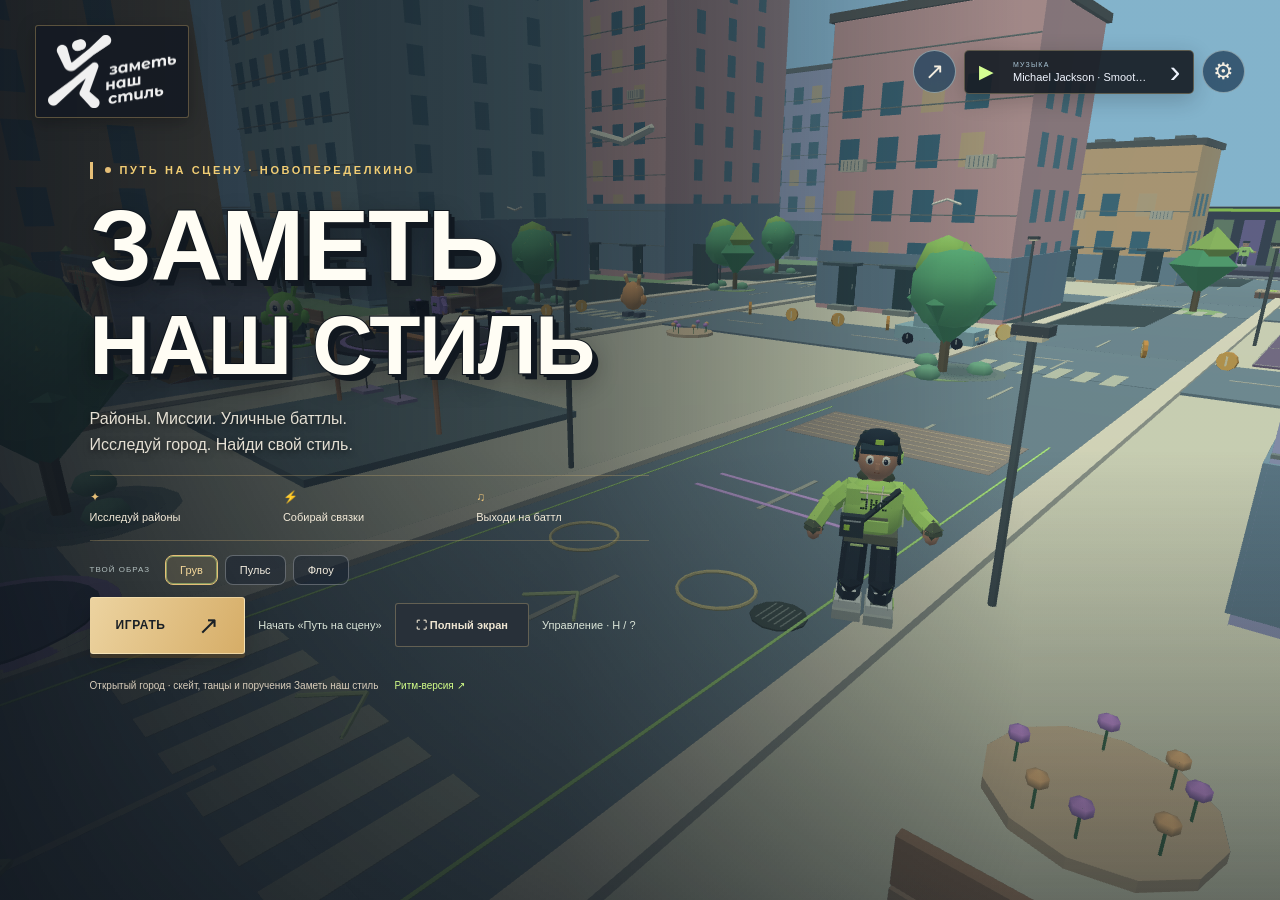
<file: index.html>
<!doctype html><html lang="ru"><head><meta charset="utf-8"><meta name="viewport" content="width=device-width, initial-scale=1, maximum-scale=1, user-scalable=no, viewport-fit=cover"><meta name="apple-mobile-web-app-capable" content="yes"><meta name="apple-mobile-web-app-status-bar-style" content="black-translucent"><meta name="apple-mobile-web-app-title" content="Заметь наш стиль"><link rel="manifest" href="v-lite-f7563512e5b0/app.webmanifest"><meta name="theme-color" content="#101722"><meta name="description" content="Заметь наш стиль: Путь на сцену. Трёхмерное приключение команды Заметь наш стиль по Новопеределкино. Дружи с монстрами, получай суперсилы, катайся и выходи на сцену Заметь наш стиль. Играй с телефона по ссылке."><title>Заметь наш стиль: Путь на сцену</title>
<link rel="canonical" href="https://buty3578.github.io/zns-game/">
<meta property="og:type" content="website">
<meta property="og:locale" content="ru_RU">
<meta property="og:site_name" content="Заметь наш стиль">
<meta property="og:title" content="Заметь наш стиль: Путь на сцену">
<meta property="og:description" content="Танцы, скейтбординг и путешествия по Москве. Игра студии «Заметь наш стиль» — запускай прямо в браузере с телефона или компьютера!">
<meta property="og:url" content="https://buty3578.github.io/zns-game/">
<meta property="og:image" content="https://buty3578.github.io/zns-game/v-lite-f7563512e5b0/assets/social-preview.jpg">
<meta property="og:image:secure_url" content="https://buty3578.github.io/zns-game/v-lite-f7563512e5b0/assets/social-preview.jpg">
<meta property="og:image:type" content="image/jpeg">
<meta property="og:image:width" content="1200">
<meta property="og:image:height" content="630">
<meta property="og:image:alt" content="Персонаж игры «Заметь наш стиль: Путь на сцену». Танцы. Скейт. Москва.">
<meta name="twitter:card" content="summary_large_image">
<meta name="twitter:title" content="Заметь наш стиль: Путь на сцену">
<meta name="twitter:description" content="Танцы, скейтбординг и путешествия по Москве. Игра студии «Заметь наш стиль» — запускай прямо в браузере с телефона или компьютера!">
<meta name="twitter:image" content="https://buty3578.github.io/zns-game/v-lite-f7563512e5b0/assets/social-preview.jpg">
<meta name="twitter:image:alt" content="Персонаж игры «Заметь наш стиль: Путь на сцену».">
<link rel="apple-touch-icon" sizes="180x180" href="v-lite-f7563512e5b0/assets/app-icon-180.png"><link rel="icon" type="image/png" sizes="192x192" href="v-lite-f7563512e5b0/assets/app-icon-192.png"><link rel="stylesheet" href="v-lite-f7563512e5b0/arcade/style.css"><link rel="stylesheet" href="v-lite-f7563512e5b0/arcade/mobile.css"><link rel="stylesheet" href="v-lite-f7563512e5b0/arcade/dance.css"><link rel="stylesheet" href="v-lite-f7563512e5b0/arcade/controls.css"><link rel="stylesheet" href="v-lite-f7563512e5b0/arcade/freestyle.css"><link rel="stylesheet" href="v-lite-f7563512e5b0/arcade/identity.css"></head><body data-state="home">
<canvas id="world" aria-label="Трёхмерный район Новопеределкино и танцор команды Заметь наш стиль"></canvas><div class="vignette"></div><div id="labels" aria-hidden="true"></div>
<header><a class="logo" href="#" id="logo" aria-label="Заметь наш стиль: Путь на сцену — главное меню"><img src="v-lite-f7563512e5b0/assets/zns-logo.png" alt="Заметь наш стиль" width="102" height="58"></a><div class="header-actions"><button id="share" class="icon" title="Поделиться ссылкой" aria-label="Поделиться ссылкой">↗</button><div class="quick-player"><button id="quickMusic" aria-label="Включить музыку" title="Включить музыку">▶</button><button id="musicOpen" title="Выбрать музыку" aria-label="Выбрать музыку"><small>МУЗЫКА</small><span id="quickMusicName">Выбрать трек</span></button><button id="nextMusic" aria-label="Следующий трек" title="Следующий трек">›</button></div><button id="sound" class="icon" title="Настройки" aria-label="Настройки">⚙</button><button id="pause" class="icon hidden" title="Пауза" aria-label="Пауза">Ⅱ</button></div></header>
<section id="home" class="home"><div class="eyebrow"><i></i> ПУТЬ НА СЦЕНУ · НОВОПЕРЕДЕЛКИНО</div><h1 aria-label="Заметь наш стиль: Путь на сцену">ЗАМЕТЬ<br><em>НАШ СТИЛЬ</em></h1><p class="lead">Районы. Миссии. Уличные баттлы.<br>Исследуй город. Найди свой стиль.</p><div class="features"><span>✦ <b>Исследуй районы</b></span><span>⚡ <b>Собирай связки</b></span><span>♫ <b>Выходи на баттл</b></span></div><div class="looks"><span>ТВОЙ ОБРАЗ</span><button data-look="0" class="selected">Грув</button><button data-look="1">Пульс</button><button data-look="2">Флоу</button></div><button class="primary" id="start">ВЫЙТИ В РАЙОН <span>↗</span></button><button class="subtle hidden" id="newGame">Начать заново</button><button class="subtle" id="storyStart">Начать «Путь на сцену»</button><p class="control-note"><span class="desktop-copy">W/S — идти · A/D — поворот с камерой · Пробел — прыгать<br>B — скейт · X — сойти · G — баттл · R — танец<br>H — все команды · Зажми мышь — камера</span><span class="mobile-copy">Левый палец — движение в любую сторону<br>Правый палец — камера · ↑ — прыжок<br>Скейт рядом с прыжком · ··· — другие действия<br>«Действия» — задания, баттлы и все команды</span></p><button id="fullscreenButton" class="secondary" aria-label="Полный экран">⛶ Полный экран</button><button id="homeControls" class="subtle">Управление · H / ?</button><div class="home-foot"><span>Открытый город · скейт, танцы и поручения Заметь наш стиль</span><a href="rhythm.html">Ритм-версия ↗</a></div></section>
<output id="fpsHud" class="fps-hud hidden" aria-label="Частота кадров"></output><div id="hud" class="hidden"><div class="mission"><button id="missionOpen" class="mission-brief" aria-label="Открыть задание и награды"><span class="eyebrow" id="missionStep">ПРИКЛЮЧЕНИЕ 1 / 5</span><span id="objective">Собери монеты</span><span class="mission-more" aria-hidden="true">›</span></button><div id="storyProgress" class="story-progress hidden" role="progressbar" aria-label="Прогресс миссии"><i id="storyProgressFill"></i></div><div id="questProgress" class="quest-progress"></div><p id="objectiveHint">Золотая дорожка ведёт к первому баттлу.</p><div class="counters"><span class="coin-icon">◉</span><b id="coinCount">0</b><span class="divider"></span><span>♫</span><b id="trackCount">0 / 3</b><span class="score-mini">★ <b id="scoreCount">0</b></span><button id="tracksButton" aria-label="Открыть коллекцию треков">♫</button></div></div><button id="menuOpen" class="hud-menu" aria-label="Открыть меню">☰</button><button id="mapOpen" class="map-wrap" aria-label="Открыть большую карту района"><canvas id="map" width="150" height="150" aria-label="Карта района с игроком, монетами и целью"></canvas><span>КАРТА ⤢</span></button><div id="powerHud" class="power-hud hidden"><strong id="powerName"></strong><span id="speedValue"></span><small id="powerHint"></small><div><i id="powerMeter"></i></div></div><div id="artifactPowerHud" class="artifact-power hidden" role="status" aria-live="polite"></div><div id="challengeTimer" class="challenge-timer hidden"></div><div id="guide" class="guide"><span id="guideArrow">↑</span><div><b id="guideDistance">20 м</b><small id="guideLabel">ДО ЦЕЛИ</small></div></div><div id="environmentStatus" class="environment-status" role="status" aria-label="Время суток и погода">День · Ясно</div><div id="tip" class="tip">Иди за монетами. Цветные монстры дарят суперсилы!</div><div id="worldActions" class="world-actions"><button id="mobileMore" class="mobile-more" aria-label="Другие действия" aria-expanded="false">···<small>ЕЩЁ</small></button><button id="interact" class="action" disabled><b>БАТТЛ</b><small>Подойди к сопернику</small></button><button id="boardButton" class="action-tile">Скейт<small>B · достать</small></button><button id="trainView" class="hidden" aria-label="Переключить вид из поезда">Вид · Камера</button><button id="exitButton" class="action-tile hidden">Сойти · X</button><button id="nitroButton" class="action-tile hidden">⚡ Нитро<small>Z · держать</small><span class="nitro-track"><i id="nitroFill"></i></span></button><button id="brakeButton" class="action-tile hidden">Тормоз<small>Ctrl · держать</small></button><button id="dashBurst" class="action-tile">Рывок<small>Q · нажать</small></button><button id="jump" class="jump" aria-label="Прыжок">↑<small id="jumpLabel">ПРЫЖОК</small></button><button id="skateTrick" class="jump trick-control" aria-label="Выполнить выбранный трюк">↻<small><span class="desktop-copy">T · </span>ТРЮК</small></button><select id="trickChoice" class="trick-control" aria-label="Выбрать трюк"><option value="ollie">Ollie</option><option value="kickflip">Kickflip</option><option value="heelflip">Heelflip</option><option value="shoveit">Pop Shove-it</option><option value="varial">Varial Kickflip</option><option value="hardflip">Hardflip · рампа</option><option value="inwardheel">Inward Heelflip · рампа</option><option value="shove360">360 Shove-it · рампа</option><option value="spin180">180° Spin</option><option value="manual">Manual · баланс</option><option value="spin360">360° Spin</option></select><button id="dash" class="jump dash" aria-label="Бег или ускорение транспорта: удерживать">»<small>БЕГ · ДЕРЖАТЬ</small></button><button id="super" class="jump super" aria-label="Суперспособность">✦<small>СУПЕРСИЛА</small></button><button id="dance" class="jump dance" aria-label="Танцевать">♫<small>ТАНЕЦ</small></button><div class="stamina" title="Энергия рывка"><i id="staminaFill"></i></div></div><div id="moveZone" class="move-zone" role="group" aria-label="Левая зона движения: поставь палец и отклони в нужную сторону"></div><div id="joystick" class="joystick" role="group" aria-label="Джойстик движения: отклони для ходьбы"><div id="stick"></div><span id="stickHint" class="stick-hint">ЛЕВЫЙ ПАЛЕЦ — ДВИЖЕНИЕ</span></div><button id="controlsOpen" class="controls-help" aria-label="Все команды и управление">?</button><div class="desktop-help">W/S — идти · A/D — поворот · Пробел — прыжок · B — скейт · X — сойти · V — транспорт · G — баттл · H — все команды</div></div>
<div id="mirrorCast" class="mirror-cast hidden"><span id="mirrorPlayerLabel"></span><span id="mirrorOpponentLabel"></span></div><section id="freestyle" class="freestyle hidden" aria-label="Танцевальный фристайл-баттл"><div class="freestyle-head"><div><small id="freestyleTurn">ХОД СОПЕРНИКА</small><h2 id="freestyleName">Команда района</h2></div><div class="freestyle-stats"><span>ПОВТОРЕНО<br><b id="freestyleCombo">0</b></span><span>ШАГ<br><b id="freestyleBeat">1</b></span><span>ОЧКИ<br><b id="freestyleScore">0</b></span><span>ЗАЛ<br><b id="freestyleHype">35%</b></span></div></div><div class="mirror-steps"><span id="mirrorStep0">1 · Смотри</span><span id="mirrorStep1">2 · Повтори</span><span id="mirrorStep2">3 · Покажи</span><span id="mirrorStep3">4 · Ответ</span></div><p id="mirrorGuide" class="mirror-guide"></p><p id="freestylePrompt" class="freestyle-prompt">Смотри на комбинацию соперника.</p><div class="freestyle-feedback" id="freestyleFeedback" role="status"></div><div class="freestyle-meter"><i id="freestyleProgress"></i></div></section><div id="freestyleWheel" class="freestyle-wheel hidden"><div id="freestyleCategories" class="freestyle-categories" aria-label="Категории танца"></div><div class="mirror-plan"><span id="mirrorSlot0">1. Выбери движение</span><span id="mirrorSlot1">2. Выбери движение</span><span id="mirrorSlot2">3. Выбери движение</span><span id="mirrorSlot3" class="hidden">4. Выбери движение</span><span id="mirrorSlot4" class="hidden">5. Выбери движение</span></div><div class="mirror-actions"><button id="mirrorWatch">Смотреть связку · 3 движения ▶</button><button id="mirrorPractice">▶ Разобрать движения</button><button id="mirrorReplay">↻ Показ ещё раз</button><button id="mirrorPerform">Исполнить связку ▶</button></div><div id="mirrorTools" class="mirror-tools hidden"><button id="mirrorUndo">↶ Убрать последнее</button><button id="mirrorSkip">Пропустить ход</button></div><div id="freestyleChoices" class="freestyle-choices" aria-label="Выбор движения"></div><div class="freestyle-hint">Собери связку → «Исполнить связку». «Разобрать» показывает движение медленно.</div></div><div id="battle" class="battle hidden"><div class="beat-pulse" id="beatPulse">● ● ● ●</div><div class="battle-title"><div><div class="eyebrow">ТАНЦЕВАЛЬНЫЙ БАТТЛ</div><h2 id="rivalName">Дворовый чемпион</h2></div><div class="battle-score"><b id="battleScore">0</b><small>ОЧКИ</small></div><div class="battle-score"><b id="battleCombo">0</b><small>КОМБО</small></div></div><p id="battleRule" class="battle-rule">Нажимай в такт, держи длинные ноты, копи заряд «Драйва».</p><div class="battle-power"><div><span>ПОДДЕРЖКА ЗАЛА <b id="crowdValue">50</b></span><div class="crowd-meter"><i id="crowdFill"></i></div></div><button id="drive" disabled>ДРАЙВ 0%</button></div><div class="battle-track"><canvas id="battleCanvas" aria-label="Ритм-дорожки для танцевального баттла"></canvas><div id="judge" class="judge"></div><div class="battle-keys"><button data-lane="0" aria-label="Влево">←</button><button data-lane="1" aria-label="Вниз">↓</button><button data-lane="2" aria-label="Вверх">↑</button><button data-lane="3" aria-label="Вправо">→</button></div></div><div class="battle-bottom"><span id="battleTime">РАЗОГРЕВ</span><div><i id="battleProgress"></i></div><span id="battleAccuracy">0%</span></div></div>
<section id="result" class="overlay hidden"><div class="panel"><div class="eyebrow" id="resultTag">БАТТЛ ВЫИГРАН</div><div class="record-disc">♫<span>ЗНС</span></div><h2 id="resultTitle">ТВОЙ НОВЫЙ ТРЕК</h2><h3 id="resultTrack">Грув нашего двора</h3><div class="result-stats"><div><b id="resultScore">0</b><span>ОЧКИ</span></div><div><b id="resultAccuracy">100%</b><span>ТОЧНОСТЬ</span></div><div><b id="resultCombo">24</b><span>КОМБО</span></div></div><p id="resultJudgments"></p><p id="resultMessage">Трек добавлен в коллекцию. Район становится твоей сценой.</p><button id="continue" class="primary">ДАЛЬШЕ ПО РАЙОНУ <span>↗</span></button><button id="retryBattle" class="secondary hidden">Ещё один баттл</button></div></section>
<section id="storyFinal" class="overlay hidden"><div class="panel final-panel story-final"><div class="eyebrow">МИССИЯ «ПУТЬ НА СЦЕНУ» ПРОЙДЕНА</div><div class="final-mark"><img src="v-lite-f7563512e5b0/assets/zns-logo.png" alt="Заметь наш стиль" width="170" height="97"></div><h2>ТЫ НА <em>СЦЕНЕ!</em></h2><p id="storyTotal" class="invitation"></p><p id="storyResult"></p><p id="storyReward"></p><p id="storyBest"></p><a class="primary" href="https://znsdance.ru/" target="_blank" rel="noopener noreferrer">О СТУДИИ ↗</a><div class="final-links"><button id="storyReplay" class="secondary">Повторить миссию</button><button id="storyExplore" class="secondary">Исследовать район</button></div></div></section><section id="final" class="overlay hidden"><div class="panel final-panel"><div class="eyebrow">РАЙОН УСЛЫШАЛ ТВОЙ СТИЛЬ</div><div class="final-mark"><img src="v-lite-f7563512e5b0/assets/zns-logo.png" alt="Заметь наш стиль" width="170" height="97"></div><h2>ЭТО ТОЛЬКО<br><em>НАЧАЛО.</em></h2><p class="invitation"><strong>ТЫ ПРОШЁЛ ПУТЬ НА СЦЕНУ!</strong><br>ТЕПЕРЬ ПОПРОБУЙ СЕБЯ В НАСТОЯЩЕЙ КОМАНДЕ <strong>ЗАМЕТЬ НАШ СТИЛЬ!</strong></p><p class="final-sub">Из первых движений — в команду. Из зала — на сцену.</p><a id="schoolLink" class="primary" href="https://znsdance.ru/" target="_blank" rel="noopener">ЗАПИСАТЬСЯ НА ТАНЦЫ <span>↗</span></a><div class="final-links"><button id="shareFinal" class="secondary">Пригласить друга ↗</button><button id="freeRoam" class="secondary">ПРОДОЛЖИТЬ ИГРАТЬ</button></div><a id="schoolSite" class="site-link" href="https://znsdance.ru/" target="_blank" rel="noopener">Перейти на сайт школы · znsdance.ru ↗</a></div></section>
<dialog id="pauseDialog"><div class="eyebrow">РАЙОН ПОДОЖДЁТ</div><h2>Пауза</h2><p>Игра и музыка остановлены.</p><button id="resume" class="primary full">ПРОДОЛЖИТЬ <span>↗</span></button><div class="pause-tools"><button id="pauseFullscreen" class="secondary">⛶ Полный экран</button><button id="pauseMusicMenu" class="secondary">♫ Музыка</button><button id="pauseSettings" class="secondary">⚙ Настройки</button><button id="pauseJournal" class="secondary">Задания</button><button id="pauseMap" class="secondary">Карта</button><button id="pauseControls" class="secondary">? Управление</button><button id="pauseShare" class="secondary">Поделиться</button></div><button id="homeButton" class="secondary full">На главный экран</button><a class="site-link" href="https://znsdance.ru/" target="_blank" rel="noopener">Школа «Заметь наш стиль» ↗</a></dialog>
<dialog id="touchActions"><div class="modal-head"><h2>Действия касанием</h2><button id="closeTouchActions" class="icon" aria-label="Закрыть действия">×</button></div><p>Подойди к объекту и нажми его действие. Баттл — у танцоров; задания и маршруты — в журнале.</p><button id="touchContext" class="secondary full">Действие рядом</button><div class="touch-command-grid"><button id="touchCmd-journal">Задания и миссии</button><button id="touchCmd-map">Карта и места</button><button id="touchCmd-battle">Начать баттл / джем</button><button id="touchCmd-train">Урок у тренера</button><button id="touchCmd-board">Встать на скейт</button><button id="touchCmd-exit">Сойти / выйти</button><button id="touchCmd-vehicle">Сесть в транспорт</button><button id="touchCmd-metro">Войти в метро</button><button id="touchCmd-dance">Танец / финал</button><button id="touchCmd-challenge">Начать испытание</button><button id="touchCmd-power">Суперспособность</button><button id="touchCmd-dash">Рывок</button><button id="touchCmd-manual">Баланс на скейте</button><button id="touchCmd-recover">К контрольной точке</button><button id="touchCmd-music">Музыка: пауза / играть</button><button id="touchCmd-help">Как управлять</button></div></dialog><dialog id="controls"><div class="modal-head"><h2>Управление</h2><button id="closeControls" class="icon" aria-label="Закрыть управление">×</button></div><p>На телефоне: левый джойстик двигает героя относительно камеры, правый палец вращает обзор. На скейте и транспорте джойстик задаёт газ, тормоз и поворот. «Тормоз» и «Нитро» удерживай; остальные кнопки нажимай один раз. Контекстная кнопка подписана действием у объекта.</p><p>Монеты и винилы собираются касанием. Дружеские персонажи дают силу при приближении; Кнопка «Суперсила» применяет её.</p><div id="controlsList"></div></dialog><dialog id="settings"><div class="modal-head"><h2>Твой ритм</h2><button id="closeSettings" class="icon" aria-label="Закрыть">×</button></div><label>Громкость <output id="volumeValue">60%</output><input id="volume" type="range" min="0" max="100" value="60"></label><label>Задержка звука <output id="offsetValue">0 мс</output><input id="offset" type="range" min="-250" max="250" step="5" value="0"></label><p class="help">Звук запаздывает — двигай в плюс: дорожка тоже задержится. Сначала настрой звук, затем ввод. Начни с 0 мс и подстрой по ощущениям.</p><label>Задержка ввода <output id="inputOffsetValue">0 мс</output><input id="inputOffset" type="range" min="-250" max="250" step="5" value="0"></label><p class="help">Нажатия регистрируются поздно — добавь плюс. Минус компенсирует ранние нажатия. Perfect: ±75 мс, Good: до ±160 мс. Начни с 0 мс.</p><label>Качество графики <select id="qualityLevel"><option value="auto">Авто</option><option value="low">Низкое</option><option value="medium">Среднее</option><option value="high">Высокое</option></select></label><p id="qualityStatus" class="help">Сейчас: Среднее · авто</p><label class="toggle">Экономный режим графики <input id="lowGraphics" type="checkbox"></label><label class="toggle">Показывать FPS <input id="showFps" type="checkbox"></label><p id="performanceStatus" class="help">Измерение FPS: начни игру</p><label class="toggle">Звуки действий <input id="effects" type="checkbox" checked></label><p class="help">Авто снижает качество при устойчивой просадке FPS. Низкое качество уменьшает разрешение и количество эффектов. Награды сохраняются на этом устройстве. E в баттле включает заряженный «Драйв».</p><a class="site-link" href="rhythm.html">Открыть классическую ритм-версию ↗</a></dialog>
<dialog id="tracks"><div class="modal-head"><h2>Музыка</h2><button id="closeTracks" class="icon" aria-label="Закрыть">×</button></div><p class="now-playing" id="musicNow">Выбери трек</p><div class="music-buttons"><button id="playMusic" class="secondary">▶ Продолжить</button><button id="stopMusic" class="secondary">Ⅱ Пауза</button><button id="nextMusicMenu" class="secondary">Следующий ›</button></div><label class="music-volume">Громкость <output id="musicVolumeValue">55%</output><input id="musicVolume" type="range" min="0" max="100" value="55"></label><div class="track-scroller"><h3 id="providedHeading" class="music-section">Твоя музыка</h3><div id="providedTracks"></div><h3 class="music-section">Музыка района</h3><div id="trackList"></div></div><div class="upload-box"><input type="file" id="musicFile" accept="audio/*,.mp3,.m4a,.wav,.ogg" hidden><button id="uploadMusic" class="primary full">ЗАГРУЗИТЬ МУЗЫКУ ＋</button><p id="localTrack">MP3 с телефона или компьютера</p><p class="help">MP3, M4A, WAV или OGG · до 60 МБ. Загрузка — только для прослушивания, точная ритм-карта автоматически не создаётся. Баттл использует настроенный трек Заметь наш стиль. Файл остаётся на устройстве; после обновления страницы выбери его снова.</p><p id="musicError" class="music-error hidden" role="alert"></p><div class="local-music-actions"><button id="playLocal" class="secondary hidden">Включить мой трек</button><button id="removeLocal" class="secondary hidden">Убрать трек</button></div></div></dialog>
<dialog id="shareDialog"><div class="modal-head"><h2>Позови свою команду</h2><button id="closeShare" class="icon" aria-label="Закрыть">×</button></div><p>Отправь эту ссылку друзьям. Играть можно прямо с телефона.</p><input id="shareUrl" readonly aria-label="Ссылка на игру"><button id="copyShare" class="primary full">СКОПИРОВАТЬ ССЫЛКУ <span>↗</span></button></dialog>
<dialog id="resetDialog"><h2>Начать с нуля?</h2><p>Монеты, пройденные задания, открытые треки и награды этого приключения будут сброшены.</p><button id="confirmReset" class="primary full">НАЧАТЬ ЗАНОВО</button><button id="cancelReset" class="secondary full">Сохранить мой прогресс</button></dialog>
<dialog id="journal"><div class="modal-head"><h2>Мои приключения</h2><button id="closeJournal" class="icon" aria-label="Закрыть">×</button></div><div class="journal-current"><small id="journalStory">Путь на сцену</small><small>СЕЙЧАС</small><h3 id="journalObjective"></h3><p id="journalHint"></p></div><section class="mission-card"><h3>Большой город · поручения Заметь наш стиль</h3><p id="capitalStatus"></p><button id="capitalContract0" class="secondary full">Винил для МГУ</button><button id="capitalContract1" class="secondary full">Большой городской заезд</button><button id="capitalContract2" class="secondary full">Звук на набережной</button><button id="capitalContract3" class="secondary full">От фонтана к мечте</button><button id="capitalCancel" class="subtle hidden">Отменить поручение</button></section><div class="side-quests"><button id="journalButton" aria-label="Мои приключения и награды">★ Награды</button><button id="secretsButton">◈ Тайники <b id="secretsCount">0 / 3</b></button><button id="raceButton">↗ <b id="raceStatus">Забег</b></button></div><button id="journalMap" class="secondary full">Новые места на карте ↗</button><section class="music-missions"><h3>Приключение · Спаси музыкальный артефакт</h3><p>Найди артефакт в парке и доставь его в студию Заметь наш стиль. Противники вскоре возвращаются на свои места; светящиеся предметы дают временные способности.</p><button id="artifactMissionStart" class="secondary full">Начать приключение</button><p id="artifactMissionStatus"></p></section><section class="music-missions"><h3>Маршрут команды · Заметь наш стиль</h3><p>Школа → скейт до Московского → три чистых гринда → ответ команде → возвращение в школу.</p><p>Улица <b id="crewStreet">0</b> REP · Танец <b id="crewDance">0</b> REP</p><p id="crewRouteStatus"></p><button id="crewRouteStart" class="secondary full">Начать маршрут команды</button><button id="crewRouteCancel" class="subtle hidden">Остановить маршрут</button></section><section class="music-missions"><h3>Транспортный маршрут</h3><p>Дополнительный заезд через 8 колец за 100 секунд. Сначала сядь в машину или на мотоцикл; скейт остаётся основным транспортом для остальных маршрутов.</p><button id="vehicleCourseStart" class="secondary full">Начать заезд</button><p id="vehicleCourseStatus"></p></section><section class="music-missions"><h3>Миссии Заметь наш стиль · скейт-парк</h3><p>Старт переносит тебя со скейтом к началу трассы. Прогресс текущей миссии сбрасывается только при новом запуске.</p><button id="musicMission0" class="secondary full">1. Первый заезд</button><p>10 винилов и короткая трасса · +250 очков, 5 монет</p><button id="musicMission1" class="secondary full">2. Покори рампы</button><p>3 рампы и финиш · +400 очков, 8 монет</p><button id="musicMission2" class="secondary full">3. Музыкальный маршрут</button><p>15 винилов и танцпол · +500 очков, 10 монет</p><button id="musicMission3" class="secondary full">4. Стиль на 2000</button><p>2000 Style Points, три рампы, три вида трюков, два комбо · +600 очков, 12 монет</p><details class="trick-rules"><summary>Трюки и Style Points</summary><p>Ollie — 100 · Kickflip — 200 · 180° — 250 · 360° — 400. Чистая посадка: +100. В одном полёте засчитывается один трюк. Выход с гринда открывает следующий. Manual — 150; можно подготовить в полёте. Очки связки начисляются после чистого завершения, один бонус посадки на связку.</p><p>Разные трюки подряд за 8 секунд: +50 за разнообразие и множитель ×2, затем ×3. Повтор того же трюка начинает цепочку с ×1. Срыв отменяет очки полёта.</p><p>Пробел — Ollie. T — выбранный TRICK; 1/2/3 — Kickflip/180°/360°. На телефоне выбери трюк над TRICK. На земле TRICK сразу начинает прыжок; 360° лучше выполнять после вылета с высокой рампы.</p></details><p id="musicMissionStatus"></p><button id="cancelMusicMission" class="subtle">Отменить миссию</button></section><div id="journalList"></div><div id="parkRewards"></div><h3>Твои награды</h3><p id="achievementList"></p><p class="help">Секреты супергероев: сундук Бума, пластинка на крыше и комната невидимки. Ещё три кассеты ждут на ящиках.</p></dialog><dialog id="districtMap"><div class="modal-head"><h2>Карта города</h2><button id="closeMap" class="icon" aria-label="Закрыть карту">×</button></div><div id="mapViewport" class="map-viewport" tabindex="0" aria-label="Карта города: прокрутка влево и вправо"><canvas id="mapFull" width="2200" height="360" aria-label="Большая карта: старый район, новый квартал, скейт-парк, танцпол и студия Заметь наш стиль"></canvas></div><div class="map-focus"><button id="mapMe" class="secondary">Мой район</button><button id="mapTarget" class="secondary">Цель</button></div><p class="map-legend">Листай карту влево и вправо · ▲ Ты · М Вход в метро · жёлтый круг — поезд</p><div id="mapPlaces" class="map-places"></div><button id="storyRoute" class="secondary full">Вернуться к основному заданию</button><button id="cancelPark" class="subtle hidden">Остановить испытание</button></dialog><div id="reward" class="reward hidden" role="status"><strong id="rewardTitle"></strong><span id="rewardText"></span></div><div id="celebration" class="celebration hidden"><div class="eyebrow">ВСЯ КОМАНДА С ТОБОЙ</div><h2 id="celebrationTitle">ТВОЙ МОМЕНТ!</h2><button id="skipCelebration" class="secondary">Дальше ↗</button></div><button id="skateChallengeStart" class="challenge-start hidden">Начать круг · 60–90 с</button><div id="skateGuide" class="skate-guide hidden"><span class="desktop-copy">РАЗГОН W / ↑ → ПРОБЕЛ: OLLIE<br>1–6: ТРЮК · T НА ПЕРИЛАХ: СМЕНА<br>ОЧКИ ПРИ ПОСАДКЕ</span><span class="mobile-copy">ДЖОЙСТИК ВВЕРХ → РАЗГОН<br>ВЫБЕРИ ТРЮК → НАЖМИ «ТРЮК»<br>«OLLIE» — ПРОСТОЙ ПРЫЖОК</span></div><div id="styleHud" class="style-hud hidden"><span id="styleTotal"></span><b id="styleCombo">×1</b><span id="stylePending"></span><small id="styleBest"></small></div><div id="trickNotice" class="trick-notice hidden" role="status"></div><div id="missionTools" class="mission-tools hidden"><span id="tokenCount" role="status" aria-live="polite"></span><button id="missionRecover" aria-label="Вернуться к контрольной точке">↶ Точка</button></div><dialog id="missionResult" aria-labelledby="musicResultTitle"><div class="eyebrow">МИССИЯ ВЫПОЛНЕНА</div><h2 id="musicResultTitle"></h2><p id="musicResultStats"></p><p id="musicResultReward"></p><button id="retryMusicMission" class="primary full">Пройти ещё раз ↗</button><button id="closeMusicResult" class="secondary full">Вернуться в район</button></dialog><dialog id="artifactResult" aria-labelledby="artifactResultTitle"><div class="eyebrow">АРТЕФАКТ СПАСЁН</div><h2 id="artifactResultTitle">Путь до студии пройден!</h2><p id="artifactResultStats"></p><p id="artifactResultReward"></p><button id="artifactReplay" class="primary full">Пройти ещё раз ↗</button><button id="artifactExplore" class="secondary full">Вернуться в район</button></dialog><dialog id="vehicleCourseResult" aria-labelledby="vehicleCourseTitle"><div class="eyebrow">МАРШРУТ ПРОЙДЕН</div><h2 id="vehicleCourseTitle">Все кольца пройдены!</h2><p id="vehicleCourseStats"></p><p id="vehicleCourseReward"></p><button id="vehicleCourseReplay" class="primary full">Повторить заезд ↗</button><button id="vehicleCourseExplore" class="secondary full">Вернуться в район</button></dialog><dialog id="capitalResult"><div class="eyebrow">ГОРОДСКОЕ ПОРУЧЕНИЕ ВЫПОЛНЕНО</div><h2 id="capitalResultName"></h2><p id="capitalResultStats"></p><button id="capitalResultClose" class="primary full">Вернуться в город ↗</button></dialog><div id="toast" class="toast hidden" role="status"></div><div id="error" class="overlay hidden"><div class="panel"><h2>Не удалось запустить 3D</h2><p id="errorMessage"></p><a class="primary" href="rhythm.html">ИГРАТЬ В РИТМ-ВЕРСИЮ ↗</a></div></div><script type="module" src="v-lite-f7563512e5b0/arcade/main.mjs"></script></body></html>
</file>
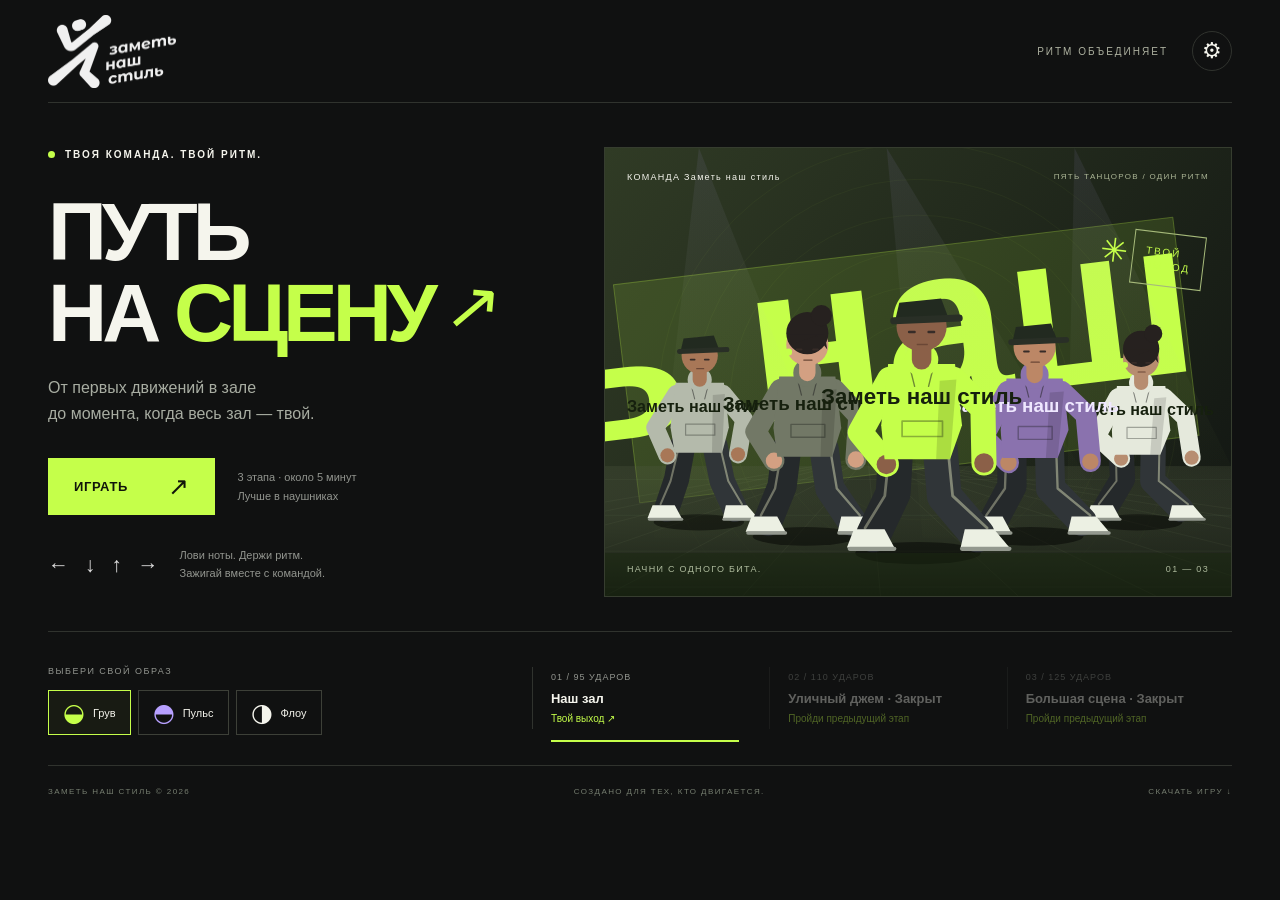
<file: rhythm.html>
<!doctype html><html lang="ru"><head><meta charset="utf-8"><meta name="viewport" content="width=device-width,initial-scale=1"><meta name="theme-color" content="#101111"><meta name="description" content="Заметь наш стиль: Путь на сцену. Танцевальная ритм-игра команды Заметь наш стиль с тремя оригинальными композициями."><title>Заметь наш стиль: Путь на сцену</title><link rel="stylesheet" href="v-lite-f7563512e5b0/style.css"></head><body>
<div id="app">
<header><a class="brand" href="#" id="homeLink" aria-label="На главную"><img src="v-lite-f7563512e5b0/assets/zns-logo.png" alt="Заметь наш стиль" width="128" height="73" style="object-fit:contain;filter:brightness(0) invert(.94)"></a><div class="header-right"><span class="header-tag">РИТМ ОБЪЕДИНЯЕТ</span><button id="settingsBtn" class="icon-button" aria-label="Настройки звука и игры" title="Настройки">⚙</button><button id="pauseBtn" class="icon-button hidden" aria-label="Пауза">Ⅱ</button></div></header>
<main>
<section id="home" class="screen home-screen">
 <div class="hero-copy"><div class="eyebrow"><i></i> ТВОЯ КОМАНДА. ТВОЙ РИТМ.</div><h1>ПУТЬ<br>НА <span>СЦЕНУ</span><b>↗</b></h1><p class="intro">От первых движений в зале<br>до момента, когда весь зал — твой.</p><div class="play-row"><button id="playBtn" class="primary">ИГРАТЬ <span>↗</span></button><span class="play-note">3 этапа · около 5 минут<br>Лучше в наушниках</span></div><div class="home-control"><span class="mini-keys">← ↓ ↑ →</span><span>Лови ноты. Держи ритм.<br>Зажигай вместе с командой.</span></div></div>
 <div class="hero-art"><div class="art-label"><span>КОМАНДА Заметь наш стиль</span><span>ПЯТЬ ТАНЦОРОВ / ОДИН РИТМ</span></div><canvas id="heroCanvas" aria-label="Пять танцоров команды Заметь наш стиль"></canvas><div class="hero-stamp">ТВОЙ<br>ВЫХОД<span>✳</span></div><div class="art-bottom"><span>НАЧНИ С ОДНОГО БИТА.</span><span>01 — 03</span></div></div>
 <div class="home-bottom"><div class="character-select"><span class="small-label">ВЫБЕРИ СВОЙ ОБРАЗ</span><div id="avatars" role="group" aria-label="Образ центрального танцора"><button class="avatar selected" data-look="0" aria-pressed="true"><span class="avatar-head green">◒</span>Грув</button><button class="avatar" data-look="1" aria-pressed="false"><span class="avatar-head purple">◓</span>Пульс</button><button class="avatar" data-look="2" aria-pressed="false"><span class="avatar-head white">◑</span>Флоу</button></div></div><div id="stageSelect" class="stage-select"></div></div>
</section>
<section id="game" class="screen game-screen hidden">
 <div class="game-head"><div><div class="eyebrow" id="stageTag">01 / 03 · ПЕРВЫЙ ШАГ</div><h2 id="stageName">Наш зал</h2></div><div class="stats"><div><span>ОЧКИ</span><strong id="score">000000</strong></div><div><span>КОМБО</span><strong id="combo">0<span>×</span></strong></div></div></div>
 <div class="arena"><canvas id="sceneCanvas" aria-label="Танцевальная сцена"></canvas><div class="stage-watermark" id="stageWatermark">НАШ<br>ЗАЛ</div><div class="live-tag"><i></i><span id="sectionName">Вступление</span></div><div id="driveBadge" class="drive-badge hidden">КОМАНДНЫЙ ДРАЙВ <b>×2</b></div><div class="highway"><canvas id="notesCanvas" aria-label="Четыре дорожки со стрелками"></canvas><div id="judgement" class="judgement" aria-live="off"></div><div id="tutorialHint" class="tutorial-hint hidden"></div><div class="touch-keys" id="touchKeys"><button data-lane="0" aria-label="Влево">←</button><button data-lane="1" aria-label="Вниз">↓</button><button data-lane="2" aria-label="Вверх">↑</button><button data-lane="3" aria-label="Вправо">→</button></div></div><div class="scene-caption"><b>ЗАМЕТЬ НАШ СТИЛЬ</b><span id="sceneTip">Двигайся вместе с музыкой.</span></div></div>
 <div class="game-footer"><span id="bpmLabel">95 УДАРОВ / МИН</span><div class="progress"><div id="progressFill"></div></div><span id="timeLabel">00:00 / 01:23</span><button id="footerPause" class="text-button">ПАУЗА <kbd>Esc</kbd></button></div>
</section>
<section id="result" class="screen result-screen hidden"><div class="eyebrow" id="resultTag">ЭТАП ПРОЙДЕН</div><div class="stars" id="stars">★★★</div><h1 id="resultTitle">ЭТО ТВОЙ<br><span>РИТМ.</span></h1><p id="resultMessage">Команда готова двигаться дальше.</p><div class="result-stats"><div><strong id="resultAccuracy">100%</strong><span>ТОЧНОСТЬ</span></div><div><strong id="resultCombo">82</strong><span>МАКС. КОМБО</span></div><div><strong id="resultScore">13000</strong><span>ОЧКИ</span></div></div><div id="resultDetails" class="result-details"></div><p id="recordLabel" class="record-label"></p><div class="result-actions"><button id="retryBtn" class="secondary">Ещё раз ↻</button><button id="nextBtn" class="primary">Дальше <span>↗</span></button></div><button id="resultHome" class="text-button">К выбору этапа</button></section>
<section id="final" class="screen final-screen hidden"><div class="eyebrow">ПУТЬ ПРОЙДЕН. ИСТОРИЯ ПРОДОЛЖАЕТСЯ.</div><div class="final-logo">Заметь наш стиль<span>✳</span></div><h1>ЗАМЕТЬ НАШ СТИЛЬ —<br><span>ЭТО ТОЛЬКО НАЧАЛО.</span></h1><p>Ты почувствовал ритм. Команда почувствовала тебя.</p><div id="finalResults" class="final-results"></div><button id="finalHome" class="primary">ЕЩЁ ОДИН ВЫХОД <span>↗</span></button></section>
</main><footer class="site-footer"><span>ЗАМЕТЬ НАШ СТИЛЬ © 2026</span><span>СОЗДАНО ДЛЯ ТЕХ, КТО ДВИГАЕТСЯ.</span><a href="v-lite-f7563512e5b0/zns-game.html" download="Заметь наш стиль-put-na-scenu.html">СКАЧАТЬ ИГРУ ↓</a></footer>
</div>
<dialog id="settingsDialog"><div class="modal-head"><div><div class="eyebrow">ТВОЙ РИТМ</div><h2>Настройки</h2></div><button class="icon-button" id="closeSettings" aria-label="Закрыть">×</button></div><label class="range-label">Громкость <output id="volumeValue">65%</output><input id="volume" type="range" min="0" max="100" value="65"></label><label class="toggle-label"><span>Звуки попаданий</span><input id="effects" type="checkbox" checked></label><label class="toggle-label"><span>Меньше визуальных эффектов</span><input id="reduced" type="checkbox"></label><label class="range-label">Задержка попаданий <output id="offsetValue">0 мс</output><input id="offset" type="range" min="-250" max="250" step="5" value="0"></label><p class="setting-help">Если звук в наушниках запаздывает, сдвинь ползунок в плюс. Это сдвинет ноты и окно попадания относительно музыки.</p><button id="calibrateBtn" class="secondary full">Проверить задержку по 8 ударам</button><p id="calibrateHelp" class="setting-help">Нажимай пробел в такт сигналам. Первые два удара — для разгона.</p><div class="rules"><b>Как играть</b><p>Нажимай ← ↓ ↑ → у линии попадания. Длинную ноту держи до конца. 10 попаданий подряд включают двойные очки. Ошибки не останавливают выступление.</p><p>3 звезды — от 90% точности, 2 — от 65%. Следующий этап откроется при любом результате.</p></div></dialog>
<dialog id="pauseDialog"><div class="eyebrow">ВЫДОХНИ. БИТ ПОДОЖДЁТ.</div><h2>Пауза</h2><p>Музыка и ноты остановлены.</p><button id="resumeBtn" class="primary full">Продолжить <span>↗</span></button><button id="restartBtn" class="secondary full">Начать этап заново</button><button id="pauseHome" class="text-button full">На главную</button><p class="setting-help">Удержание, начатое до паузы, сохранится. После продолжения снова зажми нужную стрелку.</p></dialog>
<div id="toast" role="status" class="toast hidden"></div>
<script type="module" src="v-lite-f7563512e5b0/app.mjs"></script></body></html>
</file>
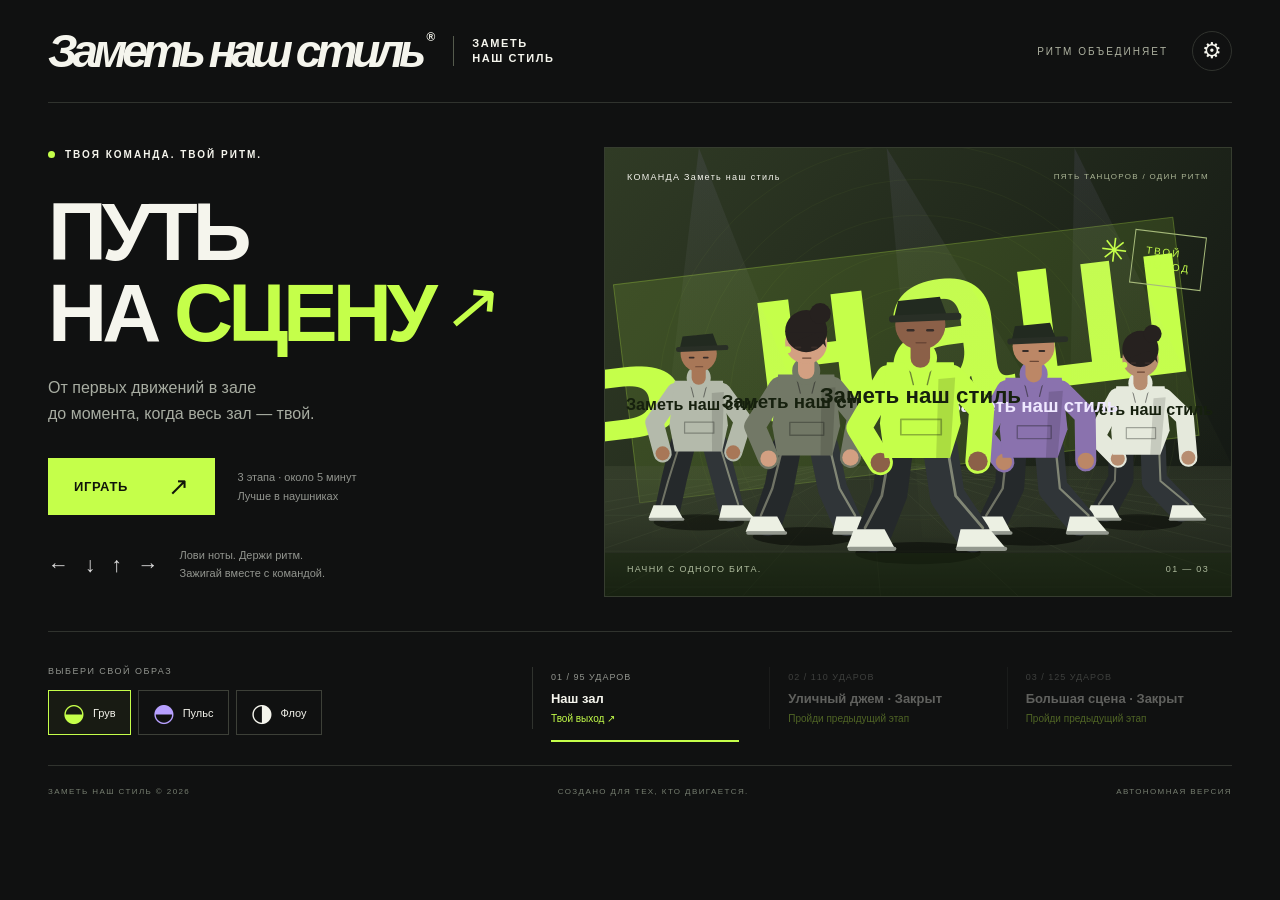
<file: v-11c1c7aef582/zns-game.html>
<!doctype html><html lang="ru"><head><meta charset="utf-8"><meta name="viewport" content="width=device-width,initial-scale=1"><meta name="theme-color" content="#101111"><meta name="description" content="Заметь наш стиль: Путь на сцену. Танцевальная ритм-игра команды Заметь наш стиль с тремя оригинальными композициями."><title>Заметь наш стиль: Путь на сцену</title><style>:root{--bg:#101111;--panel:#1a1b1b;--muted:#92958f;--line:#30332e;--lime:#c5ff4a;--purple:#b7a0ff;--white:#f5f5ed;font-family:Arial,Helvetica,sans-serif;color:var(--white);background:var(--bg);font-synthesis:none;color-scheme:dark}*{box-sizing:border-box}body{margin:0}button,a,input{-webkit-tap-highlight-color:transparent}button{font:inherit;cursor:pointer}button:disabled{cursor:not-allowed}button:focus-visible,a:focus-visible,input:focus-visible{outline:2px solid var(--lime);outline-offset:5px}button{color:inherit}a{color:inherit;text-decoration:none}#app{max-width:1600px;margin:auto;padding:0 48px}header{height:103px;display:flex;align-items:center;justify-content:space-between;border-bottom:1px solid var(--line)}.brand{display:flex;gap:18px;align-items:center}.brand-mark{font-size:46px;letter-spacing:-5px;font-weight:950;font-style:italic;line-height:1}.brand-mark span{font-size:12px;letter-spacing:0;vertical-align:top;display:inline-block;margin:3px 0 0 5px}.brand-caption{border-left:1px solid #555b4d;padding-left:18px;font-size:11px;font-weight:800;letter-spacing:1.6px;line-height:1.4}.header-right{display:flex;gap:24px;align-items:center}.header-tag{font-size:10px;letter-spacing:2px;color:#acb09f}.icon-button{background:transparent;border:1px solid var(--line);border-radius:50%;width:40px;height:40px;font-size:22px;display:grid;place-items:center}.icon-button:hover{border-color:var(--lime);color:var(--lime)}.home-screen{padding-top:44px;display:grid;grid-template-columns:44% 56%}.eyebrow{font-size:10px;font-weight:700;letter-spacing:2px;display:flex;gap:10px;align-items:center;line-height:1.5}.eyebrow i,.live-tag i{width:7px;height:7px;background:var(--lime);border-radius:50%;display:inline-block}h1{font-size:clamp(56px,6.4vw,98px);font-weight:950;line-height:.99;letter-spacing:-5px;margin:29px 0 22px}h1 span{color:var(--lime)}.hero-copy h1{position:relative;white-space:nowrap}.hero-copy h1 b{font-size:68px;font-weight:400;position:absolute;margin:0 0 0 12px;color:var(--lime);transform:rotate(5deg)}.intro{font-size:16px;line-height:1.6;color:#a8ada2}.play-row{display:flex;gap:22px;align-items:center;margin-top:32px}.primary{min-height:57px;background:var(--lime);border:0;padding:0 26px;color:#10150a;display:inline-flex;align-items:center;justify-content:space-between;gap:40px;font-size:13px;font-weight:800;letter-spacing:.6px;transition:background .15s,transform .15s}.primary:hover{background:#d9ff89;transform:translateY(-2px)}.primary span{font-size:25px;font-weight:400}.play-note{font-size:11px;color:var(--muted);line-height:1.7}.home-control{display:flex;gap:16px;margin-top:32px;align-items:center;font-size:11px;line-height:1.6;color:var(--muted)}.mini-keys{font-size:21px;color:#ddd;letter-spacing:5px;white-space:nowrap}.hero-art{position:relative;margin-left:35px;min-height:450px;overflow:hidden;background:#1b1e19;border:1px solid #363d2f}.hero-art canvas{position:absolute;width:100%;height:100%;inset:0}.art-label,.art-bottom{position:absolute;z-index:1;display:flex;justify-content:space-between;left:22px;right:22px;font-size:9px;letter-spacing:1.3px}.art-label{top:24px}.art-label span+span{color:#acb696;font-size:8px}.art-bottom{bottom:22px;color:#adba9c}.hero-stamp{position:absolute;right:27px;top:85px;transform:rotate(7deg);border:1px solid #a6ba7a;padding:12px;font-size:10px;letter-spacing:2px;line-height:1.4;color:var(--lime)}.hero-stamp span{position:absolute;left:-34px;top:0;font-size:33px}.home-bottom{grid-column:1/-1;display:flex;justify-content:space-between;gap:32px;padding:28px 0 30px;margin-top:34px;border-top:1px solid var(--line)}.small-label{font-size:9px;letter-spacing:1.5px;color:var(--muted)}#avatars{display:flex;gap:7px;margin-top:12px}.avatar{display:flex;align-items:center;gap:8px;background:transparent;border:1px solid #3d4038;padding:7px 14px;font-size:11px}.avatar.selected{border-color:var(--lime);background:#c5ff4a0b}.avatar-head{font-size:25px}.green{color:var(--lime)}.purple{color:var(--purple)}.white{color:var(--white)}.stage-select{display:flex;gap:12px;align-items:center;flex:1;max-width:700px}.stage-card{background:none;position:relative;text-align:left;border:0;border-left:1px solid var(--line);padding:5px 18px;min-height:62px;flex:1}.stage-card.selected:after{content:'';position:absolute;bottom:-13px;height:2px;background:var(--lime);left:18px;right:18px}.stage-card small{font-size:9px;color:var(--muted);display:block;letter-spacing:1px;margin-bottom:7px}.stage-card b{font-size:13px}.stage-card em{font-style:normal;display:block;font-size:10px;color:var(--lime);margin-top:6px}.stage-card:disabled{opacity:.35}.site-footer{display:flex;justify-content:space-between;border-top:1px solid var(--line);padding:21px 0;font-size:8px;letter-spacing:1.4px;color:#767e70}.hidden{display:none!important}.game-screen{padding-top:22px}.game-head{display:flex;justify-content:space-between;align-items:center;margin-bottom:20px}h2{font-size:34px;letter-spacing:-1px;margin:6px 0 0}.stats{display:flex;gap:42px}.stats>div{text-align:right}.stats span{font-size:9px;letter-spacing:2px;color:var(--muted);display:block;margin-bottom:5px}.stats strong{font-size:30px;font-variant-numeric:tabular-nums;letter-spacing:1px}.stats strong span{font-size:18px;display:inline;color:var(--lime)}.arena{height:min(65vh,610px);min-height:370px;position:relative;border:1px solid #373b31;background:#171b17;overflow:hidden}#sceneCanvas{position:absolute;inset:0;width:100%;height:100%}.stage-watermark{position:absolute;top:55px;left:38px;max-width:42%;font-size:clamp(36px,6vw,82px);line-height:.9;font-weight:950;letter-spacing:-3px;color:#ffffff12;pointer-events:none}.live-tag{position:absolute;top:23px;left:27px;font-size:9px;letter-spacing:2px;text-transform:uppercase;display:flex;align-items:center;gap:9px}.highway{position:absolute;right:5%;top:0;bottom:0;width:36%;min-width:300px;background:linear-gradient(180deg,#111713c9,#080d09f5);border-left:1px solid #65744a55;border-right:1px solid #65744a55}#notesCanvas{height:100%;width:100%;position:absolute;inset:0}.touch-keys{position:absolute;bottom:14px;left:4%;right:4%;display:flex;height:43px;gap:4px}.touch-keys button{flex:1;background:#c5ff4a0c;border:1px solid #66735355;font-size:27px;touch-action:none;color:#d9e8c4}.touch-keys button.down{color:#111;background:var(--lime)}.judgement{position:absolute;top:58%;left:0;right:0;text-align:center;font-weight:900;font-size:22px;color:var(--lime);pointer-events:none;text-shadow:0 2px 12px #000;opacity:0}.tutorial-hint{position:absolute;left:10px;right:10px;top:20%;padding:15px;background:#161c14f5;border:1px solid #7d954f;font-size:15px;line-height:1.6;text-align:center}.tutorial-hint b{color:var(--lime);font-size:25px;display:block}.scene-caption{position:absolute;bottom:29px;left:28px;max-width:40%;display:flex;flex-direction:column;gap:8px}.scene-caption b{font-size:10px;letter-spacing:2px}.scene-caption span{font-size:11px;color:#9da78f}.drive-badge{position:absolute;left:27px;top:62px;background:var(--lime);color:#141d08;padding:12px 15px;font-size:10px;font-weight:800;letter-spacing:1px;z-index:2;transform:rotate(-2deg)}.drive-badge b{font-size:20px;margin-left:10px}.game-footer{display:flex;gap:20px;align-items:center;padding:18px 0;font-size:9px;letter-spacing:1px;color:var(--muted)}.progress{flex:1;height:3px;background:#343a2d}.progress>div{height:100%;background:var(--lime);width:0}.text-button{border:0;background:none;color:var(--muted);font-size:11px;padding:12px 5px}.text-button:hover{color:var(--lime)}kbd{border:1px solid #505748;border-radius:3px;padding:2px 4px;font-size:9px;margin-left:8px}.result-screen,.final-screen{text-align:center;padding:44px 0 38px;min-height:650px;position:relative}.result-screen .eyebrow,.final-screen .eyebrow{justify-content:center}.stars{font-size:42px;letter-spacing:12px;color:var(--lime);margin:25px 0 0}.stars .empty{color:#383e31}.result-screen h1{font-size:67px;margin:15px 0 20px}.result-screen p,.final-screen p{color:var(--muted);font-size:14px}.result-stats{display:flex;justify-content:center;gap:65px;margin:30px 0}.result-stats strong{display:block;font-size:38px;letter-spacing:-1px}.result-stats span{font-size:9px;letter-spacing:2px;color:var(--muted);display:block;margin-top:9px}.result-details{font-size:11px;color:var(--muted)}p.record-label{color:var(--lime);font-size:11px;margin:20px 0}.result-actions{display:flex;gap:14px;justify-content:center}.secondary{border:1px solid #59624c;background:transparent;padding:17px 24px;min-height:52px;font-size:12px}.secondary:hover{border-color:var(--lime);color:var(--lime)}.final-logo{font-size:140px;font-weight:950;font-style:italic;letter-spacing:-15px;margin-top:10px}.final-logo span{font-size:75px;display:inline-block;color:var(--lime);margin-left:25px;font-style:normal}.final-screen h1{font-size:clamp(30px,4vw,56px);letter-spacing:-2px;line-height:1.12;margin-top:10px}.final-results{display:flex;justify-content:center;gap:45px;margin:30px 0}.final-results>div{text-align:left;border-left:1px solid #505940;padding-left:15px}.final-results b{display:block;font-size:12px}.final-results span{display:block;color:var(--lime);font-size:13px;margin-top:8px}dialog{background:#181c16;color:var(--white);border:1px solid #505e40;width:min(470px,calc(100vw - 30px));padding:30px;max-height:90vh;overflow-y:auto}dialog::backdrop{background:#050705dc;backdrop-filter:blur(7px)}.modal-head{display:flex;align-items:center;justify-content:space-between;margin-bottom:28px}.range-label{display:flex;flex-wrap:wrap;justify-content:space-between;font-size:13px;gap:15px;margin:25px 0 15px}.range-label output{color:var(--lime)}input[type=range]{width:100%;accent-color:var(--lime)}input[type=checkbox]{width:18px;height:18px;accent-color:var(--lime)}.toggle-label{display:flex;justify-content:space-between;align-items:center;font-size:13px;padding:13px 0;border-bottom:1px solid #30372a}.setting-help{font-size:11px;line-height:1.6;color:var(--muted)}.rules{border-top:1px solid #414c36;margin-top:24px;padding-top:19px;font-size:12px;line-height:1.6;color:var(--muted)}.rules b{color:#dbe6ca}.full{width:100%;margin-top:12px}#pauseDialog h2{font-size:55px;margin-top:15px}#pauseDialog>p{color:var(--muted)}.toast{position:fixed;bottom:25px;left:50%;transform:translateX(-50%);background:var(--lime);color:#17210b;padding:16px 24px;font-size:13px;max-width:90%;z-index:10}
@media(min-width:1450px){.hero-art{min-height:510px}.hero-copy h1{margin-top:40px}.play-row{margin-top:40px}}
@media(max-width:1100px){#app{padding:0 28px}.hero-copy h1{font-size:69px}.hero-copy h1 b{font-size:43px}.hero-art{margin-left:25px;min-height:425px}.art-label span+span{display:none}.home-bottom{gap:15px}.stage-card{padding-left:13px;padding-right:7px}.play-row{gap:13px}.play-note{font-size:10px}.highway{width:40%;right:2%}.stage-watermark{font-size:55px}}
@media(max-width:760px){#app{padding:0 18px}header{height:78px}.brand-mark{font-size:38px}.brand-caption{font-size:9px}.header-tag{display:none}.home-screen{padding-top:28px;grid-template-columns:1fr}.hero-copy{position:relative;z-index:1}.hero-copy h1{font-size:72px;letter-spacing:-4px;margin-top:22px}.hero-copy h1 b{font-size:53px}.hero-art{margin:28px 0 0;min-height:330px}.home-bottom{flex-direction:column;margin-top:24px;padding-top:20px}.stage-select{max-width:none;margin:9px 0;gap:0}.stage-card{min-height:75px}.stage-card b{font-size:12px}.site-footer>span:nth-child(2){display:none}.site-footer{font-size:7px;gap:10px}.home-control{margin-top:24px}.game-head{margin-bottom:13px}.game-head h2{font-size:25px}.game-head .eyebrow{font-size:8px;letter-spacing:1px}.stats{gap:17px}.stats strong{font-size:23px}.stats span{font-size:7px}.arena{height:65vh;min-height:400px}.highway{width:52%;min-width:0;right:0}.stage-watermark{left:13px;font-size:29px;letter-spacing:-1px;top:67px}.live-tag{top:19px;left:13px;font-size:8px;letter-spacing:.5px}.scene-caption{left:12px;bottom:25px}.scene-caption b{font-size:8px;letter-spacing:1px;line-height:1.6}.scene-caption span{font-size:9px}.drive-badge{left:8px;top:50px;font-size:8px;padding:7px;max-width:46%}.drive-badge b{font-size:16px;display:block;margin:4px 0 0}.game-footer{gap:10px;font-size:8px}.game-footer>span:first-child{display:none}.judgement{font-size:16px}.touch-keys{height:42px;bottom:12px}.touch-keys button{font-size:22px}.tutorial-hint{font-size:12px;padding:9px}.result-screen{padding-top:30px;min-height:620px}.result-screen h1{font-size:53px;letter-spacing:-3px}.result-stats{gap:25px}.result-stats strong{font-size:28px}.result-stats span{font-size:8px;letter-spacing:1px}.result-details{font-size:10px}.final-logo{font-size:110px}.final-results{gap:15px}.final-results b{font-size:10px}.final-screen .eyebrow{font-size:8px}.final-screen h1{font-size:30px;letter-spacing:-1px}.result-actions{gap:10px}.result-actions .primary{gap:20px}}
@media(prefers-reduced-motion:reduce){*{scroll-behavior:auto!important;transition:none!important}}
</style></head><body>
<div id="app">
<header><a class="brand" href="#" id="homeLink" aria-label="На главную"><span class="brand-mark">Заметь наш стиль<span>®</span></span><span class="brand-caption">ЗАМЕТЬ<br>НАШ СТИЛЬ</span></a><div class="header-right"><span class="header-tag">РИТМ ОБЪЕДИНЯЕТ</span><button id="settingsBtn" class="icon-button" aria-label="Настройки звука и игры" title="Настройки">⚙</button><button id="pauseBtn" class="icon-button hidden" aria-label="Пауза">Ⅱ</button></div></header>
<main>
<section id="home" class="screen home-screen">
 <div class="hero-copy"><div class="eyebrow"><i></i> ТВОЯ КОМАНДА. ТВОЙ РИТМ.</div><h1>ПУТЬ<br>НА <span>СЦЕНУ</span><b>↗</b></h1><p class="intro">От первых движений в зале<br>до момента, когда весь зал — твой.</p><div class="play-row"><button id="playBtn" class="primary">ИГРАТЬ <span>↗</span></button><span class="play-note">3 этапа · около 5 минут<br>Лучше в наушниках</span></div><div class="home-control"><span class="mini-keys">← ↓ ↑ →</span><span>Лови ноты. Держи ритм.<br>Зажигай вместе с командой.</span></div></div>
 <div class="hero-art"><div class="art-label"><span>КОМАНДА Заметь наш стиль</span><span>ПЯТЬ ТАНЦОРОВ / ОДИН РИТМ</span></div><canvas id="heroCanvas" aria-label="Пять танцоров команды Заметь наш стиль"></canvas><div class="hero-stamp">ТВОЙ<br>ВЫХОД<span>✳</span></div><div class="art-bottom"><span>НАЧНИ С ОДНОГО БИТА.</span><span>01 — 03</span></div></div>
 <div class="home-bottom"><div class="character-select"><span class="small-label">ВЫБЕРИ СВОЙ ОБРАЗ</span><div id="avatars" role="group" aria-label="Образ центрального танцора"><button class="avatar selected" data-look="0" aria-pressed="true"><span class="avatar-head green">◒</span>Грув</button><button class="avatar" data-look="1" aria-pressed="false"><span class="avatar-head purple">◓</span>Пульс</button><button class="avatar" data-look="2" aria-pressed="false"><span class="avatar-head white">◑</span>Флоу</button></div></div><div id="stageSelect" class="stage-select"></div></div>
</section>
<section id="game" class="screen game-screen hidden">
 <div class="game-head"><div><div class="eyebrow" id="stageTag">01 / 03 · ПЕРВЫЙ ШАГ</div><h2 id="stageName">Наш зал</h2></div><div class="stats"><div><span>ОЧКИ</span><strong id="score">000000</strong></div><div><span>КОМБО</span><strong id="combo">0<span>×</span></strong></div></div></div>
 <div class="arena"><canvas id="sceneCanvas" aria-label="Танцевальная сцена"></canvas><div class="stage-watermark" id="stageWatermark">НАШ<br>ЗАЛ</div><div class="live-tag"><i></i><span id="sectionName">Вступление</span></div><div id="driveBadge" class="drive-badge hidden">КОМАНДНЫЙ ДРАЙВ <b>×2</b></div><div class="highway"><canvas id="notesCanvas" aria-label="Четыре дорожки со стрелками"></canvas><div id="judgement" class="judgement" aria-live="off"></div><div id="tutorialHint" class="tutorial-hint hidden"></div><div class="touch-keys" id="touchKeys"><button data-lane="0" aria-label="Влево">←</button><button data-lane="1" aria-label="Вниз">↓</button><button data-lane="2" aria-label="Вверх">↑</button><button data-lane="3" aria-label="Вправо">→</button></div></div><div class="scene-caption"><b>ЗАМЕТЬ НАШ СТИЛЬ</b><span id="sceneTip">Двигайся вместе с музыкой.</span></div></div>
 <div class="game-footer"><span id="bpmLabel">95 УДАРОВ / МИН</span><div class="progress"><div id="progressFill"></div></div><span id="timeLabel">00:00 / 01:23</span><button id="footerPause" class="text-button">ПАУЗА <kbd>Esc</kbd></button></div>
</section>
<section id="result" class="screen result-screen hidden"><div class="eyebrow" id="resultTag">ЭТАП ПРОЙДЕН</div><div class="stars" id="stars">★★★</div><h1 id="resultTitle">ЭТО ТВОЙ<br><span>РИТМ.</span></h1><p id="resultMessage">Команда готова двигаться дальше.</p><div class="result-stats"><div><strong id="resultAccuracy">100%</strong><span>ТОЧНОСТЬ</span></div><div><strong id="resultCombo">82</strong><span>МАКС. КОМБО</span></div><div><strong id="resultScore">13000</strong><span>ОЧКИ</span></div></div><div id="resultDetails" class="result-details"></div><p id="recordLabel" class="record-label"></p><div class="result-actions"><button id="retryBtn" class="secondary">Ещё раз ↻</button><button id="nextBtn" class="primary">Дальше <span>↗</span></button></div><button id="resultHome" class="text-button">К выбору этапа</button></section>
<section id="final" class="screen final-screen hidden"><div class="eyebrow">ПУТЬ ПРОЙДЕН. ИСТОРИЯ ПРОДОЛЖАЕТСЯ.</div><div class="final-logo">Заметь наш стиль<span>✳</span></div><h1>ЗАМЕТЬ НАШ СТИЛЬ —<br><span>ЭТО ТОЛЬКО НАЧАЛО.</span></h1><p>Ты почувствовал ритм. Команда почувствовала тебя.</p><div id="finalResults" class="final-results"></div><button id="finalHome" class="primary">ЕЩЁ ОДИН ВЫХОД <span>↗</span></button></section>
</main><footer class="site-footer"><span>ЗАМЕТЬ НАШ СТИЛЬ © 2026</span><span>СОЗДАНО ДЛЯ ТЕХ, КТО ДВИГАЕТСЯ.</span><span>АВТОНОМНАЯ ВЕРСИЯ</span></footer>
</div>
<dialog id="settingsDialog"><div class="modal-head"><div><div class="eyebrow">ТВОЙ РИТМ</div><h2>Настройки</h2></div><button class="icon-button" id="closeSettings" aria-label="Закрыть">×</button></div><label class="range-label">Громкость <output id="volumeValue">65%</output><input id="volume" type="range" min="0" max="100" value="65"></label><label class="toggle-label"><span>Звуки попаданий</span><input id="effects" type="checkbox" checked></label><label class="toggle-label"><span>Меньше визуальных эффектов</span><input id="reduced" type="checkbox"></label><label class="range-label">Задержка попаданий <output id="offsetValue">0 мс</output><input id="offset" type="range" min="-250" max="250" step="5" value="0"></label><p class="setting-help">Если звук в наушниках запаздывает, сдвинь ползунок в плюс. Это сдвинет ноты и окно попадания относительно музыки.</p><button id="calibrateBtn" class="secondary full">Проверить задержку по 8 ударам</button><p id="calibrateHelp" class="setting-help">Нажимай пробел в такт сигналам. Первые два удара — для разгона.</p><div class="rules"><b>Как играть</b><p>Нажимай ← ↓ ↑ → у линии попадания. Длинную ноту держи до конца. 10 попаданий подряд включают двойные очки. Ошибки не останавливают выступление.</p><p>3 звезды — от 90% точности, 2 — от 65%. Следующий этап откроется при любом результате.</p></div></dialog>
<dialog id="pauseDialog"><div class="eyebrow">ВЫДОХНИ. БИТ ПОДОЖДЁТ.</div><h2>Пауза</h2><p>Музыка и ноты остановлены.</p><button id="resumeBtn" class="primary full">Продолжить <span>↗</span></button><button id="restartBtn" class="secondary full">Начать этап заново</button><button id="pauseHome" class="text-button full">На главную</button><p class="setting-help">Удержание, начатое до паузы, сохранится. После продолжения снова зажми нужную стрелку.</p></dialog>
<div id="toast" role="status" class="toast hidden"></div>
<script type="module">const STAGES = [
 {name:'Наш зал',tag:'ПЕРВЫЙ ШАГ',bpm:95,bars:32,root:41,color:'#c5ff4a',description:'Почувствуй бит. Найди свой стиль.'},
 {name:'Уличный джем',tag:'ГОРОД СЛУШАЕТ',bpm:110,bars:36,root:38,color:'#b7a0ff',description:'Держи грув. Покажи характер.'},
 {name:'Большая сцена',tag:'ТВОЙ МОМЕНТ',bpm:125,bars:40,root:40,color:'#c5ff4a',description:'Пять танцоров. Один ритм. Весь зал.'}
];
const ARROWS=['←','↓','↑','→'];
function section(bar,total){return bar<4?'Вступление':bar<12?'Разгон':bar<16?'Перед дропом':bar<total-4?'Дроп':'Финал';}
function makeChart(level){
 const stage=STAGES[level],q=60/stage.bpm,notes=[],route=[0,1,3,2,0,2,1,3,2,1,0,3];
 for(let bar=2;bar<stage.bars-2;bar++){
  let beats=level===0?(bar<8?[0,2]:bar%4===3?[0,1,2,3]:[0,2,3]):level===1?(bar%4===3?[0,1,1.5,2,3]:[0,1,2,3]):(bar%2?[0,.5,1,2,2.5,3]:[0,1,1.5,2,3,3.5]);
  if(bar>=12&&bar<16)beats=bar===15?[0,1,2,2.5,3,3.5]:[0,2];
  for(let i=0;i<beats.length;i++){
   const beat=bar*4+beats[i],lane=route[(bar*3+i+level*2)%route.length];
   let dur=level>0&&bar%4===2&&i===0?1.5*q:level===2&&bar%8===4&&i===0?2*q:0;
   // Keep each lane free through the tail of a hold.
   if(notes.some(n=>n.lane===lane&&n.time+n.duration>beat*q-.2))continue;
   notes.push({id:notes.length,lane,beat,time:beat*q,duration:dur,status:'pending',quality:0});
  }
 }
 return notes;
}
class RhythmGame{
 constructor(level=0){this.level=level;this.stage=STAGES[level];this.notes=makeChart(level);this.duration=this.stage.bars*4*60/this.stage.bpm+1.8;this.score=0;this.combo=0;this.maxCombo=0;this.quality=0;this.judged=0;this.driveUntil=-1;this.nextDrive=10;this.events=[];this.finished=false;this.perfect=0;this.good=0;this.missed=0;}
 get drive(){return this.lastTime<this.driveUntil;}
 emit(type,data={}){this.events.push({type,...data});}
 judge(n,quality,time){n.status='done';n.quality=quality;this.judged++;this.quality+=quality;
  if(quality){this.combo++;this.maxCombo=Math.max(this.maxCombo,this.combo);if(quality===1)this.perfect++;else this.good++;
   if(this.combo>=this.nextDrive&&time>=this.driveUntil){this.driveUntil=time+8*60/this.stage.bpm;this.nextDrive=this.combo+10;this.emit('drive');}
   this.score+=Math.round((n.duration?180:100)*quality*(time<this.driveUntil?2:1));
  }else{this.combo=0;this.nextDrive=10;this.missed++;}
  this.emit('judge',{lane:n.lane,quality,hold:!!n.duration});
 }
 press(lane,time){this.lastTime=time;const n=this.notes.find(n=>n.status==='pending'&&n.lane===lane&&Math.abs(n.time-time)<=.16);if(!n){if(this.notes.some(n=>n.status==='holding'&&n.lane===lane))return;this.combo=0;this.nextDrive=10;this.emit('empty',{lane});return;}
  const quality=Math.abs(n.time-time)<=.075?1:.65;
  if(n.duration){n.status='holding';n.quality=quality;this.emit('hold',{lane});}else this.judge(n,quality,time);
 }
 release(lane,time){for(const n of this.notes)if(n.lane===lane&&n.status==='holding'){this.judge(n,time>=n.time+n.duration-.12?n.quality:0,time);}}
 update(time){this.lastTime=time;for(const n of this.notes){if(n.status==='pending'&&time>n.time+.16)this.judge(n,0,time);else if(n.status==='holding'&&time>=n.time+n.duration)this.judge(n,n.quality,time);}if(time>=this.duration&&!this.finished){this.finished=true;this.emit('finish');}}
 drain(){return this.events.splice(0);}
 result(){const accuracy=this.notes.length?Math.round(this.quality/this.notes.length*100):0;return{score:this.score,accuracy,maxCombo:this.maxCombo,stars:accuracy>=90?3:accuracy>=65?2:1,perfect:this.perfect,good:this.good,missed:this.missed};}
}

const midi=n=>440*2**((n-69)/12);
function compose(level){
 const s=STAGES[level],q=60/s.bpm,events=[],add=(beat,type,pitch=0,length=0,gain=1)=>events.push({time:beat*q,type,pitch,length:length*q,gain});
 const roots=[0,-5,3,-2],motifs=[[12,15,19,22,19,15,10,12],[12,19,22,24,22,19,15,10],[12,12,19,15,22,24,19,15]];
 for(let bar=0;bar<s.bars;bar++){
  const base=bar*4,root=s.root+roots[Math.floor(bar/2)%4],intro=bar<4,breakdown=bar>=12&&bar<16,outro=bar>=s.bars-4,drop=bar>=16&&!outro;
  const energy=intro?.65:breakdown?.52:outro?.75:1;
  let kicks=level===0?[0,1.75,2.5]:level===1?[0,.75,2,2.75]:[0,1.5,2,2.75];
  if(intro)kicks=[0,2];if(breakdown)kicks=bar===15?[0,1,2,3]:[0];
  for(const b of kicks)add(base+b,'kick',0,0,energy);
  if(!breakdown||bar===15)for(const b of[1,3]){add(base+b,'snare',0,0,.9*energy);if(level>0)add(base+b+.018,'clap',0,0,.48*energy);}
  for(let h=0;h<8;h++){if(breakdown&&h%2)continue;add(base+h*.5+(level<2&&h%2?.045:0),'hat',0,0,(h%2?.36:.52)*energy);}
  if(drop&&bar%2===1)for(const b of[2.75,3.25,3.75])add(base+b,'hat',0,0,.25);
  if(!intro&&!breakdown)add(base+3.5,'open',0,0,.35);
  if(bar%4===0)add(base,'crash',0,0,bar===16?.7:.3);
  if(bar%8===7&&!outro)for(let i=0;i<4;i++)add(base+3+i*.25,'snare',0,0,.22+i*.12);
  const bass=level===0?[[0,0,.7],[1.5,0,.35],[2.5,7,.4],[3.5,10,.3]]:level===1?[[0,0,.45],[.75,12,.25],[1.5,0,.35],[2,7,.45],[3,10,.3],[3.5,7,.25]]:[[0,0,.65],[1,0,.3],[1.75,12,.2],[2.5,7,.35],[3.25,10,.35]];
  if(!breakdown)for(const[b,n,d]of bass)add(base+b,'bass',root+n,d,(intro?.65:1));
  else add(base,'bass',root,2.5,.55);
  const chord=[root+12,root+15,root+19,root+22];
  for(const b of (level===1&&!intro&&!breakdown?[.5,1.5,2.75]:[0,2]))for(const n of chord)add(base+b,'chord',n,breakdown?1.8:level===1?.27:1.3,intro?.55:.75);
  if(bar>=4&&!(bar>=12&&bar<14)&&bar<s.bars-2){const motif=motifs[level],positions=level===0?[.5,1.5,2.75]:[.5,1.25,2.5,3.5];for(let i=0;i<positions.length;i++){const ix=(i+(bar%4)*2+Math.floor(bar/8))%8;add(base+positions[i],'lead',root+motif[ix],.25+(i%2)*.18,drop?.85:.58);}}
  if(bar===15){add(base,'rise',0,4,.5);for(let i=0;i<8;i++)add(base+2+i*.25,'snare',0,0,.15+i*.07);}
 }
 // A restrained stab reinforces every playable accent on the same beat grid.
 for(const n of makeChart(level))add(n.beat,'accent',s.root+24+[0,3,7,10][n.lane],n.duration/q||.12,.32);
 add(s.bars*4,'kick',0,0,1);for(const n of[0,3,7,10])add(s.bars*4,'chord',s.root+12+n,1.6,.7);
 return events.sort((a,b)=>a.time-b.time);
}
class SoundEngine{
 constructor(){this.ctx=null;this.volume=.65;this.effects=true;this.offset=0;this.running=false;this.level=0;this.events=[];this.cursor=0;}
 async init(){if(!this.ctx){const AC=globalThis.AudioContext||globalThis.webkitAudioContext;if(!AC)throw Error('Этот браузер не поддерживает Web Audio. Открой игру в актуальном браузере.');this.ctx=new AC();const c=this.ctx;this.master=c.createGain();this.master.gain.value=this.volume*.75;const limiter=c.createDynamicsCompressor();limiter.threshold.value=-13;limiter.knee.value=12;limiter.ratio.value=5;limiter.attack.value=.005;limiter.release.value=.16;this.master.connect(limiter);limiter.connect(c.destination);this.noise=c.createBuffer(1,c.sampleRate*2,c.sampleRate);let seed=8191;const d=this.noise.getChannelData(0);for(let i=0;i<d.length;i++){seed=(seed*16807)%2147483647;d[i]=(seed/1073741824-1);}}await this.ctx.resume();}
 setVolume(v){this.volume=v;if(this.master)this.master.gain.setTargetAtTime(v*.75,this.ctx.currentTime,.025);}
 bus(){const c=this.ctx;this.track=c.createGain();this.track.connect(this.master);this.delay=c.createDelay(.8);this.delay.delayTime.value=60/STAGES[this.level].bpm*.75;const feedback=c.createGain();feedback.gain.value=.22;const wet=c.createGain();wet.gain.value=.14;const filter=c.createBiquadFilter();filter.type='lowpass';filter.frequency.value=2400;this.delay.connect(filter);filter.connect(feedback);feedback.connect(this.delay);filter.connect(wet);wet.connect(this.track);this.nodes=[this.track,this.delay,feedback,wet,filter];}
 start(level){this.stop();this.level=level;this.bus();this.events=compose(level);this.cursor=0;this.origin=this.ctx.currentTime+.18;this.running=true;this.tick();this.timer=setInterval(()=>this.tick(),25);}
 time(){return this.ctx?this.ctx.currentTime-this.origin:0;}
 tick(){if(!this.running)return;const horizon=this.time()+.22;while(this.cursor<this.events.length&&this.events[this.cursor].time<horizon){const e=this.events[this.cursor++];this.play(e,this.origin+e.time);}}
 async pause(){if(this.running){this.running=false;clearInterval(this.timer);await this.ctx.suspend();}}
 async resume(){await this.ctx.resume();this.running=true;this.tick();this.timer=setInterval(()=>this.tick(),25);}
 stop(){clearInterval(this.timer);this.running=false;if(this.nodes){for(const n of this.nodes)try{n.disconnect();}catch{}this.nodes=null;}}
 envelope(t,vol,attack,duration,target=this.track){const c=this.ctx,g=c.createGain();g.gain.setValueAtTime(.0001,t);g.gain.exponentialRampToValueAtTime(Math.max(.0002,vol),t+attack);g.gain.exponentialRampToValueAtTime(.0001,t+Math.max(attack+.005,duration));g.connect(target);return g;}
 osc(type,hz,t,d,vol,target=this.track,endHz){const c=this.ctx,o=c.createOscillator(),g=this.envelope(t,vol,.005,d,target);o.type=type;o.frequency.setValueAtTime(hz,t);if(endHz)o.frequency.exponentialRampToValueAtTime(endHz,t+d*.8);o.connect(g);o.start(t);o.stop(t+d+.02);o.onended=()=>{o.disconnect();g.disconnect();};return o;}
 noiseHit(t,d,vol,freq,type='highpass',target=this.track){const c=this.ctx,b=c.createBufferSource(),f=c.createBiquadFilter(),g=this.envelope(t,vol,.002,d,target);b.buffer=this.noise;f.type=type;f.frequency.value=freq;b.connect(f);f.connect(g);b.start(t);b.stop(t+d+.02);b.onended=()=>{b.disconnect();f.disconnect();g.disconnect();};}
 play(e,t){t=Math.max(t,this.ctx.currentTime+.001);const v=e.gain;
  if(e.type==='kick'){this.osc('sine',155,t,.28,.8*v,this.track,42);this.noiseHit(t,.025,.07*v,2200);}
  else if(e.type==='snare'){this.noiseHit(t,.16,.32*v,1600);this.osc('triangle',185,t,.11,.16*v,this.track,115);}
  else if(e.type==='clap'){for(let i=0;i<3;i++)this.noiseHit(t+i*.012,.065,.15*v,1100,'bandpass');}
  else if(e.type==='hat'||e.type==='open'||e.type==='crash'){this.noiseHit(t,e.type==='hat'?.047:e.type==='open'?.22:1,.17*v,e.type==='crash'?5500:7800);}
  else if(e.type==='bass'){const f=this.ctx.createBiquadFilter();f.type='lowpass';f.frequency.setValueAtTime(750,t);f.frequency.exponentialRampToValueAtTime(150,t+e.length);f.Q.value=1.6;f.connect(this.track);this.osc('sawtooth',midi(e.pitch),t,e.length,.19*v,f);const sub=this.osc('sine',midi(e.pitch)/2,t,e.length,.17*v,f),cleanup=sub.onended;sub.onended=()=>{cleanup();f.disconnect();};}
  else if(e.type==='chord'){this.osc('sine',midi(e.pitch),t,e.length,.07*v);this.osc('triangle',midi(e.pitch)*2,t,e.length*.45,.023*v);}
  else if(e.type==='lead'||e.type==='accent'){const d=Math.max(.13,e.length),hz=midi(e.pitch);this.osc('triangle',hz,t,d,.12*v);this.osc('sine',hz*2,t,d*.65,.028*v);this.osc('triangle',hz,t,d,.08*v,this.delay);}
  else if(e.type==='rise'){const c=this.ctx,b=c.createBufferSource(),f=c.createBiquadFilter(),g=c.createGain();b.buffer=this.noise;b.loop=true;f.type='bandpass';f.Q.value=2;f.frequency.setValueAtTime(250,t);f.frequency.exponentialRampToValueAtTime(7000,t+e.length);g.gain.setValueAtTime(.001,t);g.gain.linearRampToValueAtTime(.1*v,t+e.length-.03);g.gain.linearRampToValueAtTime(0,t+e.length);b.connect(f);f.connect(g);g.connect(this.track);b.start(t);b.stop(t+e.length);b.onended=()=>{b.disconnect();f.disconnect();g.disconnect();};}
 }
 fx(quality){if(this.effects&&this.ctx&&this.ctx.state==='running')this.osc('sine',quality===1?1046:784,this.ctx.currentTime+.002,.05,.025,this.master);}
}

const LIME='#c5ff4a',PURPLE='#b7a0ff';
function canvasSize(canvas){const r=canvas.getBoundingClientRect(),d=Math.min(globalThis.devicePixelRatio||1,2);if(canvas.width!==Math.round(r.width*d)||canvas.height!==Math.round(r.height*d)){canvas.width=Math.round(r.width*d);canvas.height=Math.round(r.height*d);}const ctx=canvas.getContext('2d');ctx.setTransform(d,0,0,d,0,0);return{ctx,w:r.width,h:r.height};}
function poly(c,pts,fill){c.beginPath();pts.forEach(([x,y],i)=>i?c.lineTo(x,y):c.moveTo(x,y));c.closePath();c.fillStyle=fill;c.fill();}
function limb(c,pts,color,width){c.beginPath();pts.forEach(([x,y],i)=>i?c.lineTo(x,y):c.moveTo(x,y));c.strokeStyle=color;c.lineWidth=width;c.lineCap='round';c.lineJoin='round';c.stroke();}
function circle(c,x,y,r,color){c.fillStyle=color;c.beginPath();c.arc(x,y,r,0,Math.PI*2);c.fill();}
function dancer(c,x,y,scale,beat,index,look=0,drive=false,hit=0,holding=false,final=false){
 c.save();c.translate(x,y);c.scale(scale,scale);const phase=beat*Math.PI*2+(drive?0:index*.38),bounce=Math.sin(phase),slow=Math.sin(phase/2),phrase=Math.floor(beat/4)%4,skin=['#a87757','#d3a082','#8b6048','#bc8766','#b78d70'][index];
 const outfit=index===2?[LIME,PURPLE,'#e9eddf'][look]:['#b4baab','#727866',LIME,'#8a72ae','#e5e9dc'][index];
 const bodyY=-126+(final?0:bounce*(drive?8:5)),lean=final?(index-2)*2:(holding?Math.sin(phase/4)*9:slow*5)+(hit>0?Math.sin(phase)*6:0),hipY=-70+bounce*3;
 c.fillStyle='#0007';c.beginPath();c.ellipse(0,7,45,8,0,0,Math.PI*2);c.fill();
 // Loose trousers and contrasting seam lines.
 const lkx=-24+(final?-12:slow*12),rkx=25+(final?12:-slow*12),lfx=-32+(final?-8:Math.max(0,-bounce)*12),rfx=32+(final?8:Math.max(0,bounce)*12);
 limb(c,[[-16,hipY],[lkx,-36],[lfx,-6]],'#25292b',25);limb(c,[[16,hipY],[rkx,-34],[rfx,-6]],'#303538',25);
 limb(c,[[-21,hipY+6],[lkx-6,-34],[lfx-6,-11]],'#707365',2);limb(c,[[22,hipY+5],[rkx+6,-34],[rfx+7,-11]],'#818675',2);
 poly(c,[[lfx-14,-10],[lfx+8,-10],[lfx+15,3],[lfx-19,3]],'#ecf0e3');poly(c,[[rfx-9,-10],[rfx+12,-10],[rfx+23,3],[rfx-12,3]],'#ecf0e3');limb(c,[[lfx-17,4],[lfx+15,4]],'#93988e',3);limb(c,[[rfx-11,4],[rfx+23,4]],'#93988e',3);
 let le=[-44+lean,bodyY+35],lh=[-35+lean,bodyY+65],re=[44+lean,bodyY+32],rh=[35+lean,bodyY+64];
 if(final){le=[-49,bodyY-20];lh=[-59,bodyY-60];re=[44,bodyY+25];rh=[19,bodyY+45];}
 else if(holding){le=[-46+lean,bodyY+Math.sin(phase/4)*25];lh=[-68+lean,bodyY-22+Math.sin(phase/4)*32];re=[48+lean,bodyY-Math.sin(phase/4)*25];rh=[65+lean,bodyY-22-Math.sin(phase/4)*32];}
 else if(drive||phrase===2){le=[-43+lean,bodyY-5+bounce*23];lh=[-62+lean,bodyY-20+bounce*28];re=[43+lean,bodyY-5-bounce*23];rh=[62+lean,bodyY-20-bounce*28];}
 else if(phrase===1){le=[-43+lean,bodyY+18+bounce*14];lh=[-16+lean,bodyY-9];re=[49+lean,bodyY+12];rh=[67+lean,bodyY-12-bounce*24];}
 else if(phrase===3){le=[-47+lean,bodyY+8];lh=[-60+lean,bodyY-28-bounce*14];re=[43+lean,bodyY+24];rh=[lean,bodyY+27+bounce*18];}
 else{lh[0]+=slow*19;rh[0]+=slow*19;le[1]+=bounce*8;re[1]-=bounce*8;}
 limb(c,[[-23+lean,bodyY+4],le,lh],outfit,18);limb(c,[[23+lean,bodyY+4],re,rh],outfit,18);circle(c,...lh,7,skin);circle(c,...rh,7,skin);
 poly(c,[[-24+lean,bodyY-7],[24+lean,bodyY-7],[29+lean,bodyY+37],[23,hipY+7],[-24,hipY+7],[-29+lean,bodyY+37]],outfit);
 poly(c,[[13+lean,bodyY+5],[25+lean,bodyY+4],[23,hipY+7],[13,hipY+7]],'#0002');
 c.strokeStyle='#14171455';c.lineWidth=1.2;c.strokeRect(-14+lean,bodyY+34,29,11);c.fillStyle=index===3?'#efe8ff':'#16200e';c.font='900 16px Arial';c.textAlign='center';c.fillText('Заметь наш стиль',lean,bodyY+22);limb(c,[[-8+lean,bodyY-3],[-5+lean,bodyY+9]],'#2228',1);limb(c,[[8+lean,bodyY-3],[5+lean,bodyY+9]],'#2228',1);
 circle(c,lean,bodyY-10,12,outfit);limb(c,[[lean,bodyY-10],[lean,bodyY-22]],skin,14);circle(c,lean,bodyY-34,18,skin);
 // Three silhouettes: cap, tied hair, bucket hat.
 const style=index===2?look:index%3;
 if(style===0){poly(c,[[lean-19,bodyY-38],[lean-16,bodyY-51],[lean+14,bodyY-54],[lean+20,bodyY-38]],'#222a20');limb(c,[[lean-20,bodyY-38],[lean+27,bodyY-40]],'#292f26',5);}
 else if(style===1){circle(c,lean,bodyY-44,18,'#26211f');circle(c,lean+12,bodyY-59,9,'#26211f');poly(c,[[lean-17,bodyY-43],[lean+15,bodyY-43],[lean+17,bodyY-30],[lean+8,bodyY-42],[lean-13,bodyY-34]],'#26211f');circle(c,lean-16,bodyY-28,3,LIME);}
 else{poly(c,[[lean-15,bodyY-54],[lean+15,bodyY-54],[lean+21,bodyY-39],[lean-21,bodyY-39]],'#c1c5b4');poly(c,[[lean-23,bodyY-40],[lean+23,bodyY-40],[lean+29,bodyY-34],[lean-28,bodyY-34]],'#d9ddcb');}
 limb(c,[[lean-9,bodyY-30],[lean-5,bodyY-30]],'#372c28',1.7);limb(c,[[lean+5,bodyY-30],[lean+9,bodyY-30]],'#372c28',1.7);limb(c,[[lean-3,bodyY-21],[lean+4,bodyY-21]],'#6b4736',1.1);c.restore();
}
function crowd(c,w,h,beat,level,reduced){for(let i=0;i<24;i++){const x=i*w/23,y=h*.71+Math.sin(i*1.8)*13,move=reduced?0:Math.sin(beat*Math.PI+i)*4;circle(c,x,y+move,8,'#14151a');limb(c,[[x,y+14],[x,y+48]],'#14151a',18);if(level===2||i%3===0){limb(c,[[x-6,y+20],[x-17,y-5+move],[x-19,y-17+move]],'#14151a',7);limb(c,[[x+6,y+20],[x+17,y-12+move]],'#14151a',7);}}}
function scene(canvas,{level=0,beat=0,look=0,drive=false,hit=0,holding=false,final=false,reduced=false,hero=false}={}){
 const{ctx:c,w,h}=canvasSize(canvas);if(!w||!h)return;c.clearRect(0,0,w,h);const pulse=reduced?0:Math.max(0,Math.sin(beat*Math.PI*2));
 const bg=c.createLinearGradient(0,0,w,h);bg.addColorStop(0,hero?'#303b25':level===1?'#232133':'#20291e');bg.addColorStop(1,'#111512');c.fillStyle=bg;c.fillRect(0,0,w,h);
 if(hero){c.save();c.translate(w*.47,h*.46);c.rotate(-.12);c.fillStyle='#b5ff4520';c.fillRect(-w*.44,-h*.23,w*.9,h*.49);c.strokeStyle='#c5ff4a44';c.lineWidth=1;c.strokeRect(-w*.44,-h*.23,w*.9,h*.49);c.fillStyle='#c5ff4a';c.font=`900 ${w*.36}px Arial`;c.textAlign='center';c.fillText('Заметь наш стиль',0,h*.115);c.restore();for(let i=0;i<6;i++){c.strokeStyle='#c5ff4a0a';c.beginPath();c.arc(w*.5,h*.57,h*(.18+i*.08),0,Math.PI*2);c.stroke();}}
 else if(level===0){for(let i=0;i<5;i++){const x=18+i*w*.19;c.fillStyle='#82907210';c.fillRect(x,h*.13,w*.17,h*.52);c.strokeStyle='#c1ccad22';c.strokeRect(x,h*.13,w*.17,h*.52);poly(c,[[x,h*.65],[x+w*.17,h*.2],[x+w*.17,h*.32],[x+w*.07,h*.65]],'#e7ffe608');}limb(c,[[0,h*.56],[w,h*.56]],'#7b836455',4);}
 else if(level===1){for(let y=0;y<h*.65;y+=26)for(let x=-40;x<w;x+=76){c.strokeStyle='#a39aba0b';c.strokeRect(x+(Math.round(y/26)%2)*38,y,75,25);}c.save();c.translate(w*.21,h*.3);c.rotate(-.13);c.font=`italic 900 ${Math.min(w*.13,120)}px Arial`;c.fillStyle='#b7a0ff55';c.fillText('Заметь наш стиль',-w*.14,20);c.restore();for(let i=0;i<12;i++)circle(c,i*w/11,h*.11+Math.sin(i/11*Math.PI)*18,3,'#ecf3c7');crowd(c,w,h,beat,level,reduced);}
 else{for(let i=0;i<11;i++){const x=18+i*w/11;c.fillStyle=i%2?'#b7a0ff16':'#c5ff4a12';c.fillRect(x,h*.12,w/16,h*.42);for(let j=0;j<8;j++){c.fillStyle=(i+j+Math.floor(beat))%4===0?'#c5ff4a50':'#c5ff4a0c';c.fillRect(x+4,h*.14+j*h*.055,w/16-8,3);}}crowd(c,w,h,beat,level,reduced);}
 const floor=c.createLinearGradient(0,h*.68,0,h);floor.addColorStop(0,'#57604730');floor.addColorStop(1,'#131910');c.fillStyle=floor;c.fillRect(0,h*.71,w,h*.29);for(let i=-4;i<10;i++)limb(c,[[w*.42,h*.69],[i*w*.22,h]],'#b0c58b0e',1);for(let i=0;i<4;i++)limb(c,[[0,h*(.74+i*.08)],[w,h*(.74+i*.08)]],'#b0c58b0c',1);
 if((drive||level===2||hero)&&!reduced){for(let i=0;i<3;i++){const sx=w*(.15+i*.3),end=sx+Math.sin(beat*.2+i)*w*.22;const g=c.createLinearGradient(sx,0,end,h*.9);g.addColorStop(0,drive?'#c5ff4a2a':'#b7a0ff15');g.addColorStop(1,'#c5ff4a00');poly(c,[[sx,0],[end-w*.16,h*.87],[end+w*.16,h*.87]],g);}}
 // Responsive crew stays to the left of the note highway during play.
 const area=hero?w:w*(w<700?.47:.57),base=hero?h*.86:h*.8,scale=Math.min(area/470,h/360),xs=[.15,.32,.5,.68,.85];
 for(const i of[0,4,1,3,2]){const depth=i===2?1.12:i===1||i===3?.94:.81;dancer(c,area*xs[i],base+(i===2?10:i===1||i===3?-5:-18),scale*depth,beat,i,look,drive,hit,holding,final);}
 if(drive&&!reduced){c.fillStyle=`rgba(197,255,74,${.018+pulse*.018})`;c.fillRect(0,0,area,h);for(let i=0;i<12;i++){const t=(beat*.11+i*.131)%1;circle(c,(i*.317%1)*area,h*(1-t),1.5,i%2?LIME:PURPLE);}}
 if(hero){c.fillStyle='#1c281188';c.fillRect(0,h-43,w,43);}
}
function highway(canvas,notes,time,{pressed=[false,false,false,false],reduced=false,tutorial=false}={}){
 const{ctx:c,w,h}=canvasSize(canvas),laneW=w/4,target=h-87,travel=Math.max(180,(target-12)/1.85),arrowSize=Math.min(30,laneW*.42);c.clearRect(0,0,w,h);
 for(let i=0;i<4;i++){const x=i*laneW;c.fillStyle=i%2?'#ffffff02':'#ffffff05';c.fillRect(x,0,laneW,h);c.fillStyle='#acbb9220';c.fillRect(x,0,1,h);if(pressed[i]){const g=c.createLinearGradient(0,target-150,0,target);g.addColorStop(0,'#c5ff4a00');g.addColorStop(1,'#c5ff4a20');c.fillStyle=g;c.fillRect(x+1,target-150,laneW-2,170);}c.strokeStyle=pressed[i]?LIME:'#a6bb76';c.lineWidth=pressed[i]?2:1;c.strokeRect(x+laneW*.16,target-22,laneW*.68,44);c.fillStyle=pressed[i]?LIME:'#849467';c.font=`${arrowSize}px Arial`;c.textAlign='center';c.fillText(['←','↓','↑','→'][i],x+laneW/2,target+arrowSize*.32);}
 c.strokeStyle='#c5ff4a44';c.beginPath();c.moveTo(0,target);c.lineTo(w,target);c.stroke();
 for(const n of notes){if(n.status==='done')continue;let y=target-(n.time-time)*travel;if(y< -n.duration*travel-40||y>h+50)continue;const x=(n.lane+.5)*laneW,color=n.duration?PURPLE:LIME;
  if(n.duration){const endY=target-(n.time+n.duration-time)*travel,top=Math.max(-30,endY),bottom=n.status==='holding'?target:y;c.fillStyle=n.status==='holding'?'#cbbaff99':'#b7a0ff45';c.fillRect(x-laneW*.17,top,laneW*.34,Math.max(0,bottom-top));c.fillStyle=color;c.fillRect(x-laneW*.25,top,laneW*.5,5);if(n.status==='holding')y=target;}
  c.fillStyle=color;if(!reduced){c.shadowColor=color;c.shadowBlur=n.status==='holding'?12:5;}c.fillRect(x-laneW*.34,y-17,laneW*.68,34);c.shadowBlur=0;c.fillStyle='#152009';c.font=`bold ${arrowSize}px Arial`;c.textAlign='center';c.fillText(['←','↓','↑','→'][n.lane],x,y+arrowSize*.32);
 }
 const g=c.createLinearGradient(0,0,0,65);g.addColorStop(0,'#111713');g.addColorStop(1,'#11171300');c.fillStyle=g;c.fillRect(0,0,w,65);
}

const $=id=>document.getElementById(id),sound=new SoundEngine();
let saved={unlocked:0,best:[null,null,null],tutorial:false,look:0,settings:{volume:65,effects:true,reduced:matchMedia('(prefers-reduced-motion: reduce)').matches,offset:0}};
try{const data=JSON.parse(localStorage.getItem('zns-stage-v1'));if(data){saved={...saved,...data,settings:{...saved.settings,...data.settings}};saved.unlocked=Math.max(0,Math.min(2,Number(saved.unlocked)||0));if(!Array.isArray(saved.best))saved.best=[null,null,null];}}catch{}
let state='home',selected=0,game=null,paused=false,busy=false,pressed=[false,false,false,false],tutorial=null,judgementUntil=0,hitUntil=0,settingsWasPlaying=false,resumeGrace=0,calibration=null,lastUi=0;
const time=()=>sound.time()-saved.settings.offset/1000;
const save=()=>{try{localStorage.setItem('zns-stage-v1',JSON.stringify(saved));}catch{toast('Браузер не разрешил сохранить рекорды. Игра продолжает работать.');}};
function toast(message){$('toast').textContent=message;$('toast').classList.remove('hidden');clearTimeout(toast.timer);toast.timer=setTimeout(()=>$('toast').classList.add('hidden'),4200);}
function screen(name){state=name;for(const id of['home','game','result','final'])$(id).classList.toggle('hidden',id!==(name==='playing'||name==='tutorial'?'game':name));$('pauseBtn').classList.toggle('hidden',!['playing','tutorial'].includes(name));window.scrollTo(0,0);}
function resetPressed(){pressed.fill(false);document.querySelectorAll('[data-lane]').forEach(b=>b.classList.remove('down'));}
function setPressed(lane,value){pressed[lane]=value;document.querySelector(`[data-lane="${lane}"]`).classList.toggle('down',value);}
function updateHome(){
 $('stageSelect').innerHTML=STAGES.map((s,i)=>`<button class="stage-card ${selected===i?'selected':''}" data-stage="${i}" ${i>saved.unlocked?'disabled':''} aria-pressed="${selected===i}"><small>0${i+1} / ${s.bpm} УДАРОВ</small><b>${s.name}${i>saved.unlocked?' · Закрыт':''}</b><em>${saved.best[i]?'★'.repeat(saved.best[i].stars)+' · '+saved.best[i].score.toLocaleString('ru-RU'):i>saved.unlocked?'Пройди предыдущий этап':'Твой выход ↗'}</em></button>`).join('');
 document.querySelectorAll('[data-stage]').forEach(b=>b.onclick=()=>{selected=+b.dataset.stage;updateHome();});document.querySelectorAll('[data-look]').forEach(b=>{const active=+b.dataset.look===saved.look;b.classList.toggle('selected',active);b.setAttribute('aria-pressed',active);});
}
function applySettings(){const s=saved.settings;sound.setVolume(s.volume/100);sound.effects=s.effects;for(const key of['volume','offset'])$(key).value=s[key];for(const key of['effects','reduced'])$(key).checked=s[key];$('volumeValue').value=s.volume+'%';$('offsetValue').value=(s.offset>0?'+':'')+s.offset+' мс';}
function setupGameUI(level){const s=STAGES[level];$('stageTag').textContent=`0${level+1} / 03 · ${s.tag}`;$('stageName').textContent=s.name;$('stageWatermark').innerHTML=s.name.toUpperCase().split(' ').join('<br>');$('bpmLabel').textContent=s.bpm+' УДАРОВ / МИН';$('sceneTip').textContent=level===0?'Стрелка на линии — твой момент.':'Фиолетовые ноты держи до конца.';$('score').textContent='000000';$('combo').innerHTML='0<span>×</span>';$('driveBadge').classList.add('hidden');$('tutorialHint').classList.add('hidden');$('judgement').style.opacity=0;}
async function startLevel(level,withTutorial=false){if(busy)return;busy=true;try{cancelCalibration();await sound.init();applySettings();selected=level;paused=false;resetPressed();$('pauseDialog').close();$('settingsDialog').close();setupGameUI(level);game=new RhythmGame(level);sound.start(level);resumeGrace=0;
 if(withTutorial){screen('tutorial');tutorial={index:0,note:null,doneAt:null};$('stageTag').textContent='РАЗМИНКА · 4 ПРОБНЫХ ПОПАДАНИЯ';$('stageName').textContent='Почувствуй ритм';$('sceneTip').textContent='Нажимай, когда стрелка доходит до рамки.';nextTutorialNote();}
 else{tutorial=null;screen('playing');}
 }catch(e){toast('Не удалось запустить звук: '+e.message);home();}finally{busy=false;}}
function nextTutorialNote(){const q=60/95,now=time(),target=Math.ceil((now+2.1)/q)*q;tutorial.note={lane:tutorial.index,time:target,duration:0,status:'pending'};$('tutorialHint').classList.remove('hidden');$('tutorialHint').innerHTML=`${tutorial.index+1} / 4 · Нажми стрелку на линии<b>${ARROWS[tutorial.index]}</b>`;}
function judgeText(text,quality=1){$('judgement').textContent=text;$('judgement').style.color=quality?'#c5ff4a':'#b7a0ff';$('judgement').style.opacity=1;judgementUntil=performance.now()+650;}
function processEvents(){if(!game)return;for(const event of game.drain()){if(event.type==='judge'){judgeText(event.quality===1?'Идеально!':event.quality?'В ритме':'Мимо',event.quality);if(event.quality){hitUntil=performance.now()+220;sound.fx(event.quality);}}else if(event.type==='hold'){judgeText('Держи ритм');hitUntil=performance.now()+350;}else if(event.type==='empty')judgeText('Мимо',0);else if(event.type==='drive'){$('driveBadge').classList.remove('hidden');}else if(event.type==='finish')finish();}}
function press(lane){if(paused||!['playing','tutorial'].includes(state)||pressed[lane])return;setPressed(lane,true);const now=time();
 if(state==='tutorial'){if(!tutorial.note||tutorial.doneAt)return;const n=tutorial.note;if(n.lane===lane&&Math.abs(n.time-now)<=.19){n.status='done';tutorial.index++;sound.fx(1);hitUntil=performance.now()+300;judgeText('Идеально!');if(tutorial.index===4){tutorial.doneAt=sound.time()+1.3;$('tutorialHint').innerHTML='Ты готов!<b>ТВОЙ ВЫХОД ↗</b>';saved.tutorial=true;save();}else nextTutorialNote();}else judgeText(n.lane===lane?'Лови момент':'Другая стрелка',0);}
 else{game.press(lane,now);processEvents();}}
function release(lane){if(!pressed[lane])return;setPressed(lane,false);if(state==='playing'&&!paused){game.release(lane,time());processEvents();}}
async function pause(showDialog=true){if(paused||!['playing','tutorial'].includes(state))return;paused=true;resetPressed();await sound.pause();if(showDialog&&!$('settingsDialog').open)$('pauseDialog').showModal();}
async function resume(){if(!paused||busy)return;busy=true;try{$('pauseDialog').close();await sound.resume();paused=false;resumeGrace=time()+.65;}catch(e){toast('Нажми «Продолжить» ещё раз, чтобы включить звук.');$('pauseDialog').showModal();}finally{busy=false;}}
function home(){cancelCalibration();sound.stop();paused=false;game=null;tutorial=null;resetPressed();$('pauseDialog').close();$('settingsDialog').close();screen('home');updateHome();}
function finish(){const r=game.result(),old=saved.best[selected],record=!old||r.score>old.score;sound.stop();paused=false;resetPressed();if(record)saved.best[selected]=r;else if(r.stars>old.stars)saved.best[selected]={...old,stars:r.stars};saved.unlocked=Math.max(saved.unlocked,Math.min(2,selected+1));save();screen('result');$('resultTag').textContent=`0${selected+1} / 03 · ${STAGES[selected].name.toUpperCase()} · ЭТАП ПРОЙДЕН`;$('stars').innerHTML='★'.repeat(r.stars)+`<span class="empty">${'★'.repeat(3-r.stars)}</span>`;$('resultTitle').innerHTML=r.accuracy>=90?'ВЕСЬ ЗАЛ —<br><span>ТВОЙ.</span>':r.accuracy>=65?'ЭТО ТВОЙ<br><span>РИТМ.</span>':'ПЕРВЫЙ ШАГ<br><span>СДЕЛАН.</span>';$('resultMessage').textContent=r.accuracy>=90?'Команда звучит как одно целое.':r.accuracy>=65?'Грув пойман. Следующий выход будет ещё увереннее.':'Попробуй смотреть на линию попадания и слушать бочку. Путь продолжается.';$('resultAccuracy').textContent=r.accuracy+'%';$('resultCombo').textContent=r.maxCombo;$('resultScore').textContent=r.score.toLocaleString('ru-RU');$('resultDetails').textContent=`Идеально: ${r.perfect} · В ритме: ${r.good} · Мимо: ${r.missed}`;$('recordLabel').textContent=record?'ЛИЧНЫЙ РЕКОРД ↗':'Лучший результат: '+old.score.toLocaleString('ru-RU');$('nextBtn').innerHTML=selected===2?'К финалу <span>↗</span>':'Дальше <span>↗</span>';}
function final(){sound.stop();screen('final');$('finalResults').innerHTML=STAGES.map((s,i)=>`<div><b>${s.name}</b><span>${'★'.repeat(saved.best[i]?.stars||1)} · ${(saved.best[i]?.score||0).toLocaleString('ru-RU')}</span></div>`).join('');}
function fmt(t){t=Math.max(0,Math.ceil(t));return String(Math.floor(t/60)).padStart(2,'0')+':'+String(t%60).padStart(2,'0');}
function frame(now){try{
 if(state==='home')scene($('heroCanvas'),{hero:true,beat:now/1000*95/60,look:saved.look,reduced:saved.settings.reduced});
 if(['playing','tutorial'].includes(state)&&game){const raw=sound.time(),t=time(),beat=Math.max(0,raw)*game.stage.bpm/60;
  if(!paused){if(state==='playing'){if(t>resumeGrace)for(const n of game.notes)if(n.status==='holding'&&!pressed[n.lane])game.release(n.lane,t);game.update(t);processEvents();}
   else if(tutorial.doneAt&&raw>=tutorial.doneAt){startLevel(0);}
   else if(!tutorial.doneAt&&t>tutorial.note.time+.19){judgeText('Ещё раз — в такт',0);nextTutorialNote();}}
  if(['playing','tutorial'].includes(state)){const holds=game.notes.some(n=>n.status==='holding'),ending=state==='playing'&&raw>=(game.stage.bars-2)*4*60/game.stage.bpm;scene($('sceneCanvas'),{level:selected,beat,look:saved.look,drive:game.drive,hit:now<hitUntil?1:0,holding:holds,final:ending,reduced:saved.settings.reduced});highway($('notesCanvas'),state==='tutorial'?[tutorial.note]:game.notes,t,{pressed,reduced:saved.settings.reduced});
   if(now-lastUi>60){lastUi=now;$('score').textContent=String(game.score).padStart(6,'0');$('combo').innerHTML=game.combo+'<span>×</span>';$('driveBadge').classList.toggle('hidden',!game.drive||state==='tutorial');$('progressFill').style.width=(state==='tutorial'?tutorial.index/4*100:Math.min(100,Math.max(0,raw)/game.duration*100))+'%';$('timeLabel').textContent=state==='tutorial'?'ОБУЧЕНИЕ':fmt(raw)+' / '+fmt(game.duration);$('sectionName').textContent=paused?'Пауза':state==='tutorial'?'Разминка':section(Math.max(0,Math.floor(beat/4)),game.stage.bars);}}
 }
 if(now>judgementUntil)$('judgement').style.opacity=0;
 }catch(e){console.error(e);if(!frame.failed){frame.failed=true;toast('Ошибка отображения. Обнови страницу и попробуй ещё раз.');}}requestAnimationFrame(frame);}
function cancelCalibration(){if(!calibration)return;clearTimeout(calibration.timer);for(const o of calibration.nodes)try{o.stop();}catch{}calibration=null;$('calibrateBtn').disabled=false;$('calibrateBtn').textContent='Проверить задержку по 8 ударам';}
async function calibrate(){if(state!=='home'){toast('Проверка задержки доступна на главном экране.');return;}if(calibration)return;await sound.init();const origin=sound.ctx.currentTime+.9,period=.6,nodes=[];calibration={origin,period,samples:[],used:new Set(),nodes};for(let i=0;i<10;i++)nodes.push(sound.osc('sine',i%4===0?1000:740,origin+i*period,.06,.14,sound.master));$('calibrateBtn').disabled=true;$('calibrateBtn').textContent='Нажимай ПРОБЕЛ в такт';$('calibrateHelp').textContent='Слушай первые два удара. Затем нажимай пробел на каждый из следующих восьми.';calibration.timer=setTimeout(()=>{if(!calibration)return;const values=calibration.samples.sort((a,b)=>a-b);if(values.length>=4){const median=values[Math.floor(values.length/2)];saved.settings.offset=Math.max(-250,Math.min(250,Math.round(median*1000/5)*5));applySettings();save();$('calibrateHelp').textContent=`Готово. Задержка: ${saved.settings.offset} мс (${values.length} нажатий). Можно поправить ползунком.`;}else $('calibrateHelp').textContent='Мало нажатий. Повтори: слушай два удара, затем нажимай пробел в такт.';cancelCalibration();},7400);}
function calibrationTap(){if(!calibration)return;const t=sound.ctx.currentTime,index=Math.round((t-calibration.origin)/calibration.period);if(index<2||index>9||calibration.used.has(index))return;const delta=t-(calibration.origin+index*calibration.period);if(Math.abs(delta)>.28)return;calibration.used.add(index);calibration.samples.push(delta);$('calibrateBtn').textContent=`Поймано ударов: ${calibration.samples.length} / 8`;}
$('playBtn').onclick=()=>startLevel(selected,!saved.tutorial&&selected===0);document.querySelectorAll('[data-look]').forEach(b=>b.onclick=()=>{saved.look=+b.dataset.look;save();updateHome();});
$('homeLink').onclick=e=>{e.preventDefault();if(['playing','tutorial'].includes(state))pause();else home();};
$('pauseBtn').onclick=()=>pause();$('footerPause').onclick=()=>pause();$('resumeBtn').onclick=resume;$('restartBtn').onclick=()=>startLevel(selected,state==='tutorial');$('retryBtn').onclick=()=>startLevel(selected);$('nextBtn').onclick=()=>selected===2?final():startLevel(selected+1);$('resultHome').onclick=home;$('pauseHome').onclick=home;$('finalHome').onclick=home;
$('settingsBtn').onclick=async()=>{settingsWasPlaying=['playing','tutorial'].includes(state)&&!paused;if(settingsWasPlaying)await pause(false);$('calibrateBtn').disabled=state!=='home';$('settingsDialog').showModal();};
function closeSettings(){cancelCalibration();$('settingsDialog').close();if(settingsWasPlaying){settingsWasPlaying=false;resume();}}
$('closeSettings').onclick=closeSettings;$('settingsDialog').addEventListener('cancel',e=>{e.preventDefault();closeSettings();});$('pauseDialog').addEventListener('cancel',e=>{e.preventDefault();resume();});
for(const key of['volume','offset','effects','reduced'])$(key).addEventListener('input',()=>{saved.settings[key]=['volume','offset'].includes(key)?+$(key).value:$(key).checked;applySettings();save();});$('calibrateBtn').onclick=calibrate;
const keyMap={ArrowLeft:0,ArrowDown:1,ArrowUp:2,ArrowRight:3};
window.addEventListener('keydown',e=>{if(e.code==='Space'&&calibration){e.preventDefault();if(!e.repeat)calibrationTap();return;}if(e.key==='Escape'&&!$('settingsDialog').open){if(['playing','tutorial'].includes(state)){e.preventDefault();if(e.repeat)return;if(paused)resume();else pause();}return;}if(e.key in keyMap&&!$('settingsDialog').open&&['playing','tutorial'].includes(state)){e.preventDefault();if(!e.repeat)press(keyMap[e.key]);}});
window.addEventListener('keyup',e=>{if(e.key in keyMap){if(['playing','tutorial'].includes(state))e.preventDefault();release(keyMap[e.key]);}});
document.querySelectorAll('[data-lane]').forEach(b=>{b.addEventListener('pointerdown',e=>{e.preventDefault();b.setPointerCapture(e.pointerId);press(+b.dataset.lane);});for(const type of['pointerup','pointercancel','lostpointercapture'])b.addEventListener(type,()=>release(+b.dataset.lane));});
window.addEventListener('blur',()=>{if(['playing','tutorial'].includes(state)&&!paused)pause();});document.addEventListener('visibilitychange',()=>{if(document.hidden&&['playing','tutorial'].includes(state)&&!paused)pause();});
applySettings();updateHome();requestAnimationFrame(frame);
</script></body></html>
</file>
<file: v-lite-f7563512e5b0/arcade/style.css>
:root{--lime:#c6ff57;--purple:#c3a4ff;--ink:#141d2b;--muted:#b9c3c8;--line:#ffffff25;font-family:Arial,Helvetica,sans-serif;color:#fff;background:#101722;color-scheme:dark}*{box-sizing:border-box}body{margin:0;overflow:hidden;height:100dvh;overscroll-behavior:none}button,a,input{-webkit-tap-highlight-color:transparent}button{font:inherit;cursor:pointer;color:inherit}a{color:inherit;text-decoration:none}button:disabled{cursor:default}button:focus-visible,a:focus-visible,input:focus-visible{outline:2px solid var(--lime);outline-offset:4px}#world{position:fixed;inset:0;width:100%;height:100%;touch-action:none}.vignette{position:fixed;inset:0;pointer-events:none;background:linear-gradient(90deg,#111a29c9,transparent 73%),linear-gradient(180deg,#121c3044,transparent 23%,transparent 75%,#17223277)}header{position:fixed;left:35px;right:35px;top:max(25px,env(safe-area-inset-top));display:flex;justify-content:space-between;align-items:center;z-index:5;pointer-events:none}.logo{font-weight:950;font-style:italic;font-size:37px;letter-spacing:-4px;pointer-events:auto;text-shadow:0 3px 10px #0003;line-height:.85}.logo span{font-style:normal;font-size:11px;letter-spacing:0;vertical-align:top;margin-left:4px}.logo small{display:block;font-size:7px;letter-spacing:1.5px;font-style:normal;margin-top:8px}.header-actions{display:flex;gap:8px;pointer-events:auto}.icon{width:43px;height:43px;border:1px solid #ffffff35;border-radius:50%;background:#172231a6;backdrop-filter:blur(12px);font-size:23px;display:grid;place-items:center}.icon:hover{border-color:var(--lime);color:var(--lime)}.home{position:absolute;left:7%;top:21%;max-width:560px;z-index:3}.eyebrow{font-size:10px;letter-spacing:2px;font-weight:700;line-height:1.5;display:flex;gap:9px;align-items:center}.eyebrow i{width:6px;height:6px;border-radius:50%;background:var(--lime)}h1{font-size:clamp(70px,8vw,116px);font-weight:950;line-height:.86;letter-spacing:-6px;margin:25px 0 21px}em{font-style:normal;color:var(--lime)}.lead{font-size:17px;color:#e0e6e5;line-height:1.5}.features{display:flex;gap:21px;margin:26px 0 20px}.features>span{font-size:9px;color:var(--lime);letter-spacing:1px}.features b{display:block;color:#e1e6e6;font-size:10px;letter-spacing:0;margin-top:6px;font-weight:400}.looks{display:flex;gap:7px;align-items:center;margin:18px 0}.looks>span{font-size:8px;letter-spacing:1px;margin-right:8px;color:#b2bfbf}.looks button{border:1px solid #ffffff45;background:#17223288;padding:8px 14px;font-size:11px;border-radius:4px}.looks button.selected{color:var(--lime);border-color:var(--lime);background:#b6ef3920}.primary{display:inline-flex;align-items:center;justify-content:space-between;gap:32px;min-height:57px;padding:0 25px;border:0;border-radius:5px;background:var(--lime);color:#17251b;font-size:12px;font-weight:800;letter-spacing:.6px;box-shadow:0 4px 20px #0002}.primary span{font-size:25px;font-weight:400}.primary:hover{background:#d7ff8c}.subtle{background:none;border:0;color:#dbe5d8;padding:13px;font-size:11px}.control-note{font-size:10px;line-height:1.7;color:#c1c9c8;margin-top:18px}.mobile-copy{display:none}.home-foot{display:flex;gap:16px;font-size:8px;color:#aebcc1;margin-top:24px;align-items:center}.home-foot a{color:#edf1e3;white-space:nowrap}.hidden{display:none!important}#hud{position:absolute;inset:0;pointer-events:none;z-index:2}.mission{position:absolute;left:35px;top:105px;padding:18px 22px;background:#192432ce;border:1px solid #ffffff20;border-radius:9px;backdrop-filter:blur(14px);max-width:340px}.mission .eyebrow{font-size:8px;color:#bdd790}.mission h2{font-size:17px;margin:9px 0 6px;letter-spacing:-.2px}.mission p{font-size:10px;color:var(--muted);line-height:1.5;margin:0;max-width:280px}.counters{display:flex;gap:10px;align-items:center;border-top:1px solid var(--line);padding-top:13px;margin-top:14px;font-size:9px;color:#bcc8c6}.counters b{font-size:17px;color:#fff}.counters .coin-icon{font-size:23px;color:#ffcf63;line-height:1}.divider{width:1px;height:20px;background:var(--line);margin:0 4px}.counters button{margin-left:auto;background:none;border:0;color:var(--lime);font-size:23px;pointer-events:auto}.map-wrap{position:absolute;right:35px;top:100px;width:144px;background:#172331d9;border:1px solid #ffffff25;border-radius:12px;overflow:hidden;backdrop-filter:blur(8px)}#map{display:block;width:144px;height:144px}.map-wrap>span{font-size:7px;letter-spacing:2px;text-align:center;display:block;padding:0 0 10px;color:#a9b8bd}.guide{position:absolute;bottom:105px;left:50%;transform:translateX(-50%);display:flex;gap:9px;align-items:center;background:#182536ab;padding:9px 15px;border-radius:40px;border:1px solid #fff2;backdrop-filter:blur(8px)}#guideArrow{font-size:29px;color:var(--lime);display:block;width:26px;text-align:center}.guide b{display:block;font-size:14px}.guide small{display:block;font-size:7px;margin-top:3px;color:#c8d3cb;letter-spacing:1px}.tip{position:absolute;bottom:55px;left:50%;transform:translateX(-50%);font-size:10px;color:#e1e5df;text-align:center;width:min(500px,50%);text-shadow:0 1px 6px #000}.world-actions{position:absolute;bottom:45px;right:35px;display:flex;align-items:end;gap:12px;pointer-events:auto}.action{border:1px solid #e0ffad55;background:#243a2edd;border-radius:12px;min-width:145px;min-height:68px;padding:12px 16px;backdrop-filter:blur(8px)}.action b{display:block;color:var(--lime);font-size:12px;letter-spacing:1px}.action small{display:block;color:#c9d4cb;margin-top:8px;font-size:9px}.action:disabled{opacity:.65}.action.ready{background:var(--lime);border-color:var(--lime);box-shadow:0 0 25px #c6ff5740}.action.ready b,.action.ready small{color:#18271b}.jump{width:68px;height:68px;border-radius:50%;background:#1a2639aa;border:1px solid #fff5;font-size:28px;backdrop-filter:blur(8px);touch-action:none}.jump small{font-size:7px;display:block;margin-top:0}.desktop-help{position:absolute;bottom:28px;left:35px;font-size:9px;color:#d4ded8;letter-spacing:.3px}.desktop-help span{margin:0 13px;color:#b0bfc0}.joystick{display:none;position:absolute;left:28px;bottom:max(40px,env(safe-area-inset-bottom));width:125px;height:125px;border-radius:50%;background:#1b293a70;border:1px solid #ffffff40;pointer-events:auto;touch-action:none;backdrop-filter:blur(5px)}.joystick:before,.joystick:after{content:'';position:absolute;background:#fff1;left:50%;top:15%;width:1px;height:70%}.joystick:after{transform:rotate(90deg)}#stick{position:absolute;width:54px;height:54px;left:35px;top:35px;background:#d8e8be88;border:1px solid #dbffa8;border-radius:50%;box-shadow:0 4px 20px #0003;z-index:1}.world-label{position:absolute;transform:translate(-50%,-100%);white-space:nowrap;font-size:10px;font-weight:800;color:#fff;background:#202c3cbb;border:1px solid #ffffff30;border-radius:5px;padding:7px 10px;pointer-events:none;text-shadow:0 1px 5px #0006}.world-label.school{background:#bdff50;color:#263928;border-color:#bfff64;text-shadow:none;font-size:12px;letter-spacing:1px}.world-label.target{color:var(--lime);border-color:#bdff5080}#labels{position:absolute;inset:0;pointer-events:none;overflow:hidden}.battle{position:absolute;right:35px;top:110px;width:370px;padding:20px;background:#172131ed;border:1px solid #b3cb9455;border-radius:10px;z-index:4;box-shadow:0 15px 65px #0004}.battle-title{display:flex;justify-content:space-between;align-items:center}.battle-title .eyebrow{font-size:8px;color:var(--lime)}.battle-title h2{font-size:20px;margin:7px 0}.battle-score{text-align:center;margin-left:10px}.battle-score b{font-size:24px;color:var(--lime);display:block}.battle-score small{font-size:7px;letter-spacing:1px}.battle-rule{font-size:10px;line-height:1.5;color:var(--muted);margin:5px 0 12px}.battle-track{height:320px;position:relative;border-radius:6px;overflow:hidden;background:#101c21}.battle-track canvas{width:100%;height:100%;display:block}.battle-keys{position:absolute;left:3%;right:3%;bottom:12px;display:flex;gap:5px;height:47px}.battle-keys button{flex:1;border:1px solid #d0ffa24d;background:#c5ff4a10;color:#d9ffb2;font-size:28px;border-radius:5px;touch-action:none}.battle-keys button.down{background:var(--lime);color:#16261b}.judge{position:absolute;top:48%;left:0;right:0;text-align:center;font-size:20px;font-weight:800;color:var(--lime);pointer-events:none;text-shadow:0 1px 8px #000;opacity:0}.battle-bottom{display:flex;gap:9px;align-items:center;font-size:8px;margin-top:13px;color:#acbcb9}.battle-bottom>div{flex:1;background:#49574c;height:3px}.battle-bottom i{display:block;background:var(--lime);height:100%;width:0}.overlay{position:fixed;inset:0;background:#111d32a1;backdrop-filter:blur(8px);z-index:7;display:flex;align-items:center;justify-content:center;padding:20px;overflow:auto}.panel{width:min(500px,100%);background:#172332f2;border:1px solid #ffffff25;padding:35px;text-align:center;border-radius:13px;box-shadow:0 20px 80px #0004}.panel .eyebrow{justify-content:center;font-size:9px;color:var(--lime)}.panel h2{font-size:27px;line-height:1.05;letter-spacing:-1px;margin:24px 0 12px}.panel h3{font-size:18px;color:var(--purple);margin:0 0 25px}.panel p{font-size:12px;line-height:1.7;color:var(--muted)}.record-disc{width:100px;height:100px;border-radius:50%;border:1px solid #d5fd7850;background:repeating-radial-gradient(circle,#273447 0px,#273447 3px,#394440 4px,#394440 5px);margin:22px auto 10px;display:flex;align-items:center;justify-content:center;font-size:35px;color:var(--lime);position:relative}.record-disc span{position:absolute;bottom:18px;font-size:8px;font-weight:800}.result-stats{display:flex;justify-content:center;gap:45px;margin:20px 0}.result-stats b{display:block;font-size:28px}.result-stats span{display:block;font-size:8px;color:var(--muted);letter-spacing:1px;margin-top:7px}.panel .primary{margin-top:12px;width:100%}.secondary{border:1px solid #9aaf9655;border-radius:5px;background:#d3ecc508;padding:15px 20px;font-size:11px}.secondary:hover{border-color:var(--lime)}.final-panel{max-width:550px}.final-mark{font-style:italic;font-size:53px;font-weight:950;color:var(--lime);letter-spacing:-4px;margin-top:22px}.final-panel h2{font-size:50px;letter-spacing:-3px;margin:17px 0 23px}.final-panel p.invitation{font-size:16px;color:#e1e9df;line-height:1.5}.invitation strong{color:#fff}.final-sub{font-size:11px!important}.final-links{display:flex;gap:8px;margin-top:14px}.final-links>*{flex:1}.site-link{display:block;font-size:11px;color:#bdd994;margin-top:24px;text-align:center;line-height:1.5}dialog{border:1px solid #697b6855;border-radius:13px;background:#182635;color:#fff;padding:30px;width:min(430px,calc(100% - 30px));max-height:90dvh;overflow-y:auto;box-shadow:0 20px 80px #0005}dialog::backdrop{background:#111b2bbc;backdrop-filter:blur(6px)}dialog h2{font-size:30px;letter-spacing:-1px;margin:12px 0 22px}dialog p{font-size:12px;line-height:1.7;color:var(--muted)}.full{width:100%;margin-top:13px}.modal-head{display:flex;justify-content:space-between;align-items:center}.modal-head h2{margin:5px 0 20px}.modal-head .icon{flex:none}label{font-size:12px;display:flex;flex-wrap:wrap;justify-content:space-between;margin:24px 0 12px;gap:14px}input[type=range]{width:100%;accent-color:var(--lime)}input[type=checkbox]{accent-color:var(--lime);width:17px;height:17px}output{color:var(--lime)}.help{font-size:10px!important;color:#97b0b5!important}.toggle{border-top:1px solid #fff2;padding-top:20px;align-items:center}.track-row{display:flex;align-items:center;justify-content:space-between;padding:17px 0;border-bottom:1px solid #fff2}.track-row b{font-size:13px;display:block}.track-row small{display:block;font-size:9px;color:var(--muted);margin-top:6px}.track-row button{border:1px solid var(--lime);border-radius:5px;background:none;color:var(--lime);padding:9px 13px;font-size:11px}.track-row.locked{opacity:.4}#shareUrl{width:100%;padding:13px;background:#0e1a26;border:1px solid #fff3;border-radius:5px;color:#ddf1c4;font-size:12px}.toast{position:fixed;top:80px;left:50%;transform:translateX(-50%);background:var(--lime);color:#1c2b1c;padding:12px 19px;border-radius:6px;font-size:12px;z-index:20;max-width:90vw;box-shadow:0 5px 25px #0003;text-align:center}
@media(pointer:coarse){.joystick{display:block}.desktop-help,.desktop-copy{display:none}.mobile-copy{display:inline}.world-actions{bottom:max(45px,env(safe-area-inset-bottom));right:25px}.tip{bottom:24px;width:60%}.guide{bottom:180px}}
@media(max-width:700px){header{left:18px;right:18px;top:max(19px,env(safe-area-inset-top))}.logo{font-size:33px}.icon{width:37px;height:37px;font-size:20px}.home{left:26px;right:26px;top:19%;max-width:none}h1{font-size:79px;letter-spacing:-5px;margin-top:22px}.home .eyebrow{font-size:8px;letter-spacing:1px}.lead{font-size:15px}.features{gap:24px;margin:22px 0 18px}.looks{margin:17px 0}.control-note{font-size:9px;margin-top:16px}.home-foot{font-size:7px;max-width:350px;line-height:1.5;margin-top:15px}.home .primary{min-height:54px}.mission{left:15px;top:90px;padding:12px 14px;max-width:calc(100% - 127px);border-radius:8px}.mission .eyebrow{font-size:7px;letter-spacing:1px}.mission h2{font-size:13px;line-height:1.3;margin:5px 0}.mission p{font-size:9px}.counters{gap:7px;margin-top:9px;padding-top:9px;font-size:8px}.counters b{font-size:15px}.counters .coin-icon{font-size:19px}.counters button{font-size:20px}.map-wrap{right:15px;top:90px;width:96px}#map{width:96px;height:96px}.map-wrap>span{font-size:6px;letter-spacing:1px;padding-bottom:7px}.joystick{left:22px;width:115px;height:115px}#stick{left:30px;top:30px}.world-actions{gap:8px;right:18px}.action{min-width:100px;max-width:120px;min-height:65px;padding:10px}.action b{font-size:10px}.action small{font-size:8px;line-height:1.3}.jump{width:58px;height:58px}.tip{font-size:9px;bottom:14px;width:80%}.guide{bottom:180px;padding:7px 13px}.guide b{font-size:12px}.guide small{font-size:6px}.battle{top:auto;bottom:max(13px,env(safe-area-inset-bottom));left:12px;right:12px;width:auto;padding:13px 14px;max-width:430px;margin:auto}.battle-title h2{font-size:16px}.battle-title .eyebrow{font-size:7px;letter-spacing:1px}.battle-rule{font-size:9px;margin:3px 0 8px}.battle-track{height:min(37dvh,300px);min-height:230px}.battle-bottom{margin-top:8px}.battle-keys{height:48px}.panel{padding:24px}.final-panel h2{font-size:43px}.final-panel p.invitation{font-size:15px}.final-panel .eyebrow{font-size:8px;letter-spacing:1px}.final-mark{font-size:45px;margin-top:15px}.final-links .secondary{font-size:10px;padding:13px 10px}.world-label{font-size:8px;padding:5px 7px}.world-label.school{font-size:9px}.toast{top:70px;font-size:11px;width:max-content;max-width:90vw}}
@media(max-height:650px) and (min-width:700px){.home{top:19%}h1{font-size:75px;margin:17px 0}.lead{font-size:14px}.features{margin:15px 0}.looks{margin:13px 0}.control-note{margin:10px 0}.home-foot{margin-top:8px}.battle{top:86px;padding:14px;width:330px}.battle-track{height:260px}.mission{top:87px}.map-wrap{top:87px}.tip{bottom:12px}.world-actions{bottom:30px}.panel{padding:23px}.record-disc{width:65px;height:65px;margin:12px auto}.record-disc span{bottom:8px}.panel h2{margin-top:13px}.final-mark{margin:0;font-size:37px}.final-panel h2{font-size:38px;margin:12px 0}.final-panel p.invitation{font-size:14px}}
@media(max-height:520px) and (pointer:coarse) and (orientation:landscape){.home{top:90px;left:30px}.home h1{font-size:57px;line-height:.9;margin:11px 0}.home .lead{display:none}.features{margin:12px 0;position:absolute;left:300px;top:30px;flex-direction:column;gap:14px;width:160px}.looks{margin:12px 0}.control-note{display:none}.home-foot{margin-top:10px}.mission{top:80px;max-width:280px}.mission p{display:none}.mission h2{font-size:13px}.map-wrap{top:75px;width:95px}#map{width:95px;height:95px}.joystick{bottom:18px;left:26px;width:105px;height:105px}#stick{top:25px;left:25px}.world-actions{bottom:18px}.guide{bottom:45px}.tip{display:none}.battle{left:auto;right:14px;top:73px;bottom:12px;width:300px;margin:0;padding:10px}.battle-track{height:calc(100dvh - 190px);min-height:160px}.battle-rule{display:none}.battle-title h2{font-size:15px}.battle-keys{height:42px}.battle-bottom{font-size:7px}.panel{max-height:95dvh;overflow:auto;padding:20px}.final-mark{font-size:36px;margin:0}.final-panel h2{font-size:34px;margin:12px 0}.final-panel p.invitation{font-size:13px}.final-sub{display:none}.final-panel .site-link{margin-top:12px}.record-disc{display:none}.panel h2{font-size:24px;margin-top:15px}.result-stats{margin:15px 0}.panel h3{margin-bottom:10px}}
/* District expansion: readable progression and thumb-sized abilities. */
.side-quests{display:flex;gap:7px;margin-top:13px;padding-top:10px;border-top:1px solid #ffffff20}.side-quests button{pointer-events:auto;flex:1;padding:8px 9px;background:#bd96ff0c;border:1px solid #c0a3e846;border-radius:5px;color:#c9bbec;font-size:9px;white-space:nowrap}.side-quests b{font-weight:700;color:#e0f5ce;margin-left:4px}.world-actions{padding-bottom:9px}.stamina{position:absolute;bottom:0;right:0;width:148px;height:4px;border-radius:4px;background:#3c5359;overflow:hidden}.stamina i{display:block;background:#bfee70;width:100%;height:100%}.dash:disabled{opacity:.35}.dash{color:#d1f1af;font-size:32px}.battle-power{display:flex;align-items:center;gap:14px;margin:12px 0}.battle-power>div{flex:1}.battle-power span{display:flex;justify-content:space-between;color:#b7c6be;font-size:8px;letter-spacing:1px}.crowd-meter{height:4px;background:#4f4856;margin-top:7px;border-radius:3px;overflow:hidden}.crowd-meter i{height:100%;display:block;background:#b9df8a;width:50%}#drive{min-width:127px;min-height:34px;padding:8px 10px;border:1px solid #b7ea68;border-radius:5px;background:#b8e78315;color:#d6ffb6;font-weight:700;font-size:9px;touch-action:manipulation}#drive:disabled{border-color:#647c6988;color:#99ac9a;background:#9bca8310}#drive:not(:disabled){background:#c6ff57;color:#1e3628;box-shadow:0 0 20px #c6ff5730}.battle-rule{min-height:30px}.mission{max-width:355px}.battle-track{height:300px}
@media(max-width:700px){.side-quests{gap:5px;margin-top:8px;padding-top:8px}.side-quests button{font-size:8px;padding:7px 5px}.side-quests b{margin-left:2px}.world-actions{display:grid;grid-template-columns:58px 58px;gap:8px;right:18px;padding-bottom:10px}.action{grid-column:1/3;min-width:124px;max-width:none;min-height:49px;padding:9px}.action small{margin-top:5px}.stamina{width:124px}.mission{max-width:calc(100% - 127px)}.battle-power{margin:8px 0 9px;gap:9px}.battle-power span{font-size:7px;letter-spacing:.5px}#drive{min-width:119px;min-height:34px}.battle-track{height:min(32dvh,270px);min-height:200px}.battle-rule{font-size:9px;min-height:28px}.guide{bottom:198px}.tip{font-size:8px}}
@media(max-height:520px) and (pointer:coarse) and (orientation:landscape){.side-quests{display:none}.battle-track{height:calc(100dvh - 228px);min-height:145px}.battle-power{margin:4px 0}.battle-rule{display:none}.battle-power span{font-size:6px}#drive{min-width:107px;min-height:29px;font-size:8px}.world-actions{display:flex;right:16px;bottom:20px}.world-actions .action{min-width:100px}.guide{bottom:35px}.stamina{width:124px}.mission{max-width:280px}}
/* ZNS Adventure: sunlit world, clear tasks and five large touch commands. */
:root{--lime:#d4ff89;--purple:#d0b8ff;--muted:#d0dce1}body[data-state=roam] .vignette{background:linear-gradient(180deg,#234b7020,transparent 35%,transparent 75%,#18345130)}body[data-state=home] .vignette{background:linear-gradient(90deg,#1a3153ed 0%,#1a3153bf 28%,#284d6633 70%)}.home{top:18%;max-width:650px}h1{font-size:clamp(66px,8.3vw,112px);letter-spacing:-5px}.lead{color:#edf7ee}.primary{border-radius:13px;box-shadow:0 5px 0 #6a974260,0 10px 30px #14283b20}.looks button{border-radius:8px}.mission{max-width:360px;background:#203b53e6;border:1px solid #e2effc65;border-radius:18px;box-shadow:0 8px 30px #22476025}.mission .eyebrow{color:#d4ff89;font-size:9px}.mission h2{font-size:18px;line-height:1.23}.mission p{font-size:11px;line-height:1.4}.quest-progress{display:flex;gap:5px;margin-top:9px}.quest-progress span{display:grid;place-items:center;border-radius:7px;font-size:12px;width:30px;height:23px;background:#9cbccc19;color:#a5bbc3}.quest-progress span.done{background:#bde695;color:#305341}.quest-progress span.active{background:#edd3a0;color:#3a4859;box-shadow:0 0 0 1px #ffeecc}.counters{gap:8px}.score-mini{margin-left:7px;color:#ffe3a2;font-size:10px}.score-mini b{font-size:13px}.side-quests{gap:5px}.side-quests button{font-size:9px;border-radius:8px;padding:8px}.world-actions{display:grid;grid-template-columns:68px 68px 68px;gap:10px;max-width:226px;bottom:46px}.world-actions .action{grid-column:1/4;min-width:226px;max-width:226px;min-height:59px;border-radius:16px;line-height:1.2}.world-actions #dance{grid-column:3;grid-row:2}.world-actions #super{grid-column:3;grid-row:3}.world-actions #jump{grid-column:2;grid-row:3}.world-actions #dash{grid-column:2;grid-row:2}.world-actions .stamina{right:0;bottom:-8px;width:146px}.world-actions .jump{background:#27445ce8;border:2px solid #ccdee599;box-shadow:0 5px 0 #1d324970;font-size:30px}.world-actions .jump small{font-size:7px;font-weight:700;color:#eff8e9}.world-actions .super.ready{background:#735cac;border-color:#dec5ff;color:#e7d1ff}.world-actions .dance{color:#ffddb2}.world-actions .action.ready{background:#d4ff89}.world-actions .action.ready b,.world-actions .action.ready small{color:#244335}.power-hud{position:absolute;bottom:31px;left:50%;transform:translateX(-50%);width:300px;max-width:40vw;padding:12px 15px;background:#2d4268ec;border:1px solid #d9d7fd7a;border-radius:13px}.power-hud strong{font-size:15px;color:#e3d0ff}.power-hud>small{display:block;font-size:9px;line-height:1.4;margin-top:5px}.power-hud>div{height:4px;background:#7895984a;margin-top:8px;border-radius:3px;overflow:hidden}.power-hud i{height:100%;display:block;background:#d7c3fa}.power-hud>span{float:right;font-size:11px;color:#f5dbac}.guide{bottom:143px;background:#25445be6;border-radius:15px}.challenge-timer{position:absolute;top:103px;left:50%;transform:translateX(-50%);padding:10px 18px;border:1px solid #ffe69c;background:#395271eb;color:#ffe5a8;border-radius:15px;font-size:14px;font-weight:800;white-space:nowrap}.reward{position:fixed;z-index:16;top:90px;left:50%;transform:translateX(-50%);border:1px solid #dcffba;background:#2d5753f2;box-shadow:0 10px 25px #243c3d38;border-radius:16px;padding:15px 22px;text-align:center;max-width:90vw;pointer-events:none}.reward strong{display:block;font-size:17px;color:#dcffaf}.reward span{display:block;font-size:11px;color:#eef5d9;margin-top:6px}.toast{background:#fff0c7;color:#32485d;border-radius:14px;top:auto;bottom:14px;max-width:65vw;font-weight:600;pointer-events:none}.world-label{border-radius:9px;background:#38536acf;border-color:#d5e4e870;box-shadow:0 3px 10px #334b5925}.world-label.school{color:#2a5143;background:#d6fbb0}.beat-pulse{color:#d4ff89;letter-spacing:8px;text-align:center;font-size:11px;margin-bottom:8px}.battle{border-radius:18px;background:#20334deb;border-color:#d5eba76b}.battle-track{border-radius:12px}.battle-keys button{border-radius:10px}.panel,dialog{border-radius:20px;background:#20364feb;border-color:#bfd8eb66}.final-panel h2{font-size:43px}.final-panel p.invitation{font-size:15px;line-height:1.6;color:#edf7e3}.celebration{position:absolute;left:50%;bottom:35px;transform:translateX(-50%);text-align:center;z-index:4;color:#fff;text-shadow:0 3px 20px #264035}.celebration .eyebrow{justify-content:center;color:#d4ff89}.celebration h2{font-size:clamp(26px,5vw,56px);letter-spacing:-1px;margin:12px 0}.celebration button{background:#304c67bd}.music-buttons{display:flex;gap:8px}.music-buttons>*{flex:1}.now-playing{color:#d7f4be}.upload-box{margin-top:18px;padding:2px 13px 12px;border:1px solid #cfe3a85a;border-radius:13px;background:#b2d7ad0b}.upload-box .primary{font-size:11px;padding:0 16px;gap:12px}.upload-box p{font-size:11px;overflow-wrap:anywhere}.music-section{font-size:14px;color:#e8ceab;margin-top:27px}.track-row{gap:12px}.track-row button{flex:none;border-radius:8px}.track-row b{font-size:12px;line-height:1.4}.journal-row{display:flex;gap:15px;align-items:center;padding:13px 0;border-bottom:1px solid #ffffff25}.journal-row>span{width:30px;font-size:25px;color:#e9c7a5}.journal-row.done>span{color:#d4ff89}.journal-row b{font-size:14px}.journal-row small{font-size:10px;display:block;margin-top:5px;color:#b9ceda}.desktop-help{font-size:9px;bottom:18px}.joystick{border:2px solid #dcebc19c;background:#26486169;box-shadow:0 5px 20px #2742553a}#stick{background:#e5f0cad0;border:2px solid #f0ffdb;box-shadow:0 4px 12px #2236524f}.map-wrap{border-radius:16px;border-color:#dcf3d875;background:#315773}.tip{bottom:36px;max-width:280px;line-height:1.5}.header-actions .icon{background:#274660cf;border-color:#d7e6df80}.home-foot a{color:#d4ff89}
@media(max-width:700px){.home{top:18%;left:25px;right:20px}h1{font-size:69px;letter-spacing:-4px;line-height:.94;margin-top:15px}.home .lead{font-size:15px}.home .features{gap:14px;margin:20px 0}.home .features b{font-size:9px}.home .looks{gap:5px}.looks>span{font-size:7px}.looks button{padding:8px 12px}.header-actions{gap:5px}.icon{width:35px;height:35px;font-size:19px}.mission{top:81px;left:12px;padding:11px 12px;max-width:calc(100% - 112px);min-width:215px;border-radius:14px}.mission h2{font-size:14px;margin:7px 0 4px}.mission p{font-size:9px;line-height:1.35}.mission .eyebrow{font-size:7px;letter-spacing:.8px}.quest-progress{margin-top:6px;gap:4px}.quest-progress span{width:25px;height:19px;font-size:10px}.counters{margin-top:8px;padding-top:8px;gap:6px;font-size:8px}.counters b{font-size:14px}.score-mini{margin-left:2px;font-size:9px}.score-mini b{font-size:11px}.counters .divider{margin:0}.counters button{font-size:18px}.side-quests{margin-top:7px;padding-top:7px;gap:4px}.side-quests button{padding:6px 4px;font-size:7px}.side-quests button:last-child{min-width:44px}.map-wrap{right:12px;top:82px;width:87px}#map{width:87px;height:87px}.map-wrap>span{font-size:6px}.world-actions{grid-template-columns:55px 55px 55px;gap:8px;right:14px;bottom:max(30px,env(safe-area-inset-bottom));max-width:181px;padding:0}.world-actions .action{min-width:181px;max-width:181px;min-height:52px;padding:9px 12px;border-radius:14px}.action b{font-size:11px}.action small{font-size:7px}.world-actions .jump{width:55px;height:55px;font-size:25px}.world-actions .jump small{font-size:6px}.world-actions .stamina{width:117px;bottom:-10px}.joystick{left:20px;bottom:42px;width:113px;height:113px}#stick{left:28px;top:28px}.guide{bottom:220px;padding:8px 13px;border-radius:14px;left:23%}.guide b{font-size:14px}.guide small{font-size:7px}.power-hud{bottom:222px;left:auto;right:14px;transform:none;max-width:55vw;width:210px;padding:10px 12px}.power-hud strong{font-size:12px}.power-hud small{font-size:8px}.power-hud>span{font-size:9px}.challenge-timer{top:auto;bottom:315px;padding:9px 15px;font-size:12px;max-width:90vw}.tip{bottom:178px;left:23%;width:140px;font-size:8px}.toast{bottom:8px;font-size:10px;padding:9px 14px;max-width:94vw;width:max-content}.reward{top:73px;width:90vw}.reward strong{font-size:15px}.reward span{font-size:10px}.battle{bottom:15px;left:12px;right:12px;top:auto}.battle-track{height:30dvh;min-height:205px}.beat-pulse{margin-bottom:6px;font-size:9px}.battle-rule{font-size:9px}.panel{padding:24px 20px}.final-panel h2{font-size:37px}.final-panel p.invitation{font-size:12px}.final-links .secondary{font-size:9px}.final-sub{font-size:10px!important}.final-mark{font-size:39px}.celebration{width:90%;bottom:40px}.desktop-help{display:none}}
@media(max-height:550px) and (pointer:coarse) and (orientation:landscape){.home{top:78px;left:30px}.home h1{font-size:51px;line-height:.9;margin:9px 0}.home .features{left:300px;top:10px}.home .lead{display:none}.looks{margin:10px 0}.home-foot{margin-top:8px}.home .primary{min-height:45px}.mission{top:74px;max-width:250px;min-width:0;padding:9px 13px}.mission h2{font-size:12px}.mission p,.side-quests,.quest-progress{display:none}.counters{margin-top:6px;padding-top:6px}.map-wrap{top:72px;width:78px}#map{width:78px;height:78px}.world-actions{display:grid;grid-template-columns:49px 49px 49px;right:14px;bottom:18px;gap:6px;max-width:159px}.world-actions .action{min-width:159px;max-width:159px;min-height:39px}.world-actions .action small{display:none}.world-actions .jump{width:49px;height:49px;font-size:22px}.world-actions .jump small{font-size:6px}.joystick{bottom:24px;width:105px;height:105px}#stick{left:24px;top:24px}.guide{bottom:24px;left:36%;padding:7px 12px}.power-hud{bottom:21px;right:191px;width:230px;max-width:30vw;left:auto;transform:none}.power-hud small{font-size:7px}.power-hud strong{font-size:10px}.challenge-timer{top:76px;bottom:auto;font-size:10px}.toast{bottom:4px;font-size:9px;max-width:70vw;padding:6px 12px}.tip{display:none}.battle{width:300px;left:auto;top:70px;right:12px;bottom:10px;padding:9px 12px}.battle-track{height:calc(100dvh - 218px);min-height:135px}.beat-pulse{font-size:7px;margin:0}.battle-rule{display:none}.battle-title h2{font-size:14px}.battle-power{margin:5px 0}.battle-keys{height:42px;bottom:7px}.battle-bottom{font-size:7px}.panel{max-height:94dvh;overflow:auto}.reward{top:70px;width:auto;max-width:65vw}.reward strong{font-size:12px}.reward span{font-size:9px}.final-panel h2{font-size:30px}.final-panel .invitation{font-size:11px}.final-panel .primary{min-height:44px}.final-panel .final-mark{font-size:30px}.celebration{bottom:25px}.celebration h2{font-size:32px}}
@media(prefers-reduced-motion:reduce){*{scroll-behavior:auto}.primary{transition:none}}
</file>
<file: v-lite-f7563512e5b0/arcade/mobile.css>
/* Compact play HUD. Task details live in the journal; the world stays visible. */
:root{--hud-top:calc(max(12px,env(safe-area-inset-top)) + 62px)}
.logo{display:block;line-height:1;flex:none;letter-spacing:0}
.logo img{display:block;width:102px;height:58px;object-fit:contain;filter:drop-shadow(0 1px 5px #ffffff35)}
.home h1{font-size:clamp(46px,7vw,92px);letter-spacing:-3px;line-height:1.02}
.home h1 em{font-size:.84em;color:#a6c3ff}
.header-actions{gap:8px}
.quick-player{display:flex;align-items:center;height:44px;background:#18344cef;border:1px solid #bad7e982;border-radius:13px;pointer-events:auto;overflow:hidden}
.quick-player button{height:44px;min-width:42px;border:0;background:transparent;color:#f0f5ff;cursor:pointer;padding:0 8px}
.quick-player button:disabled{opacity:.45}
.quick-player #quickMusic{font-size:19px;color:#d5ff93}
.quick-player #nextMusic{font-size:32px;min-width:36px}
.quick-player #musicOpen{display:flex;justify-content:center;flex-direction:column;align-items:flex-start;width:150px;min-width:0;padding:0 6px;text-align:left}
#musicOpen small{font-size:7px;letter-spacing:1.2px;color:#abc7d8}
#quickMusicName{display:block;width:100%;font-size:11px;white-space:nowrap;overflow:hidden;text-overflow:ellipsis;margin-top:3px}
.mission{top:var(--hud-top);width:310px;min-width:0;max-width:none;padding:10px 13px;border-radius:13px;background:#183b52de}
.mission-brief{position:relative;display:block;width:100%;min-height:40px;border:0;padding:0 20px 0 0;background:transparent;color:#fff;text-align:left;cursor:pointer;pointer-events:auto}
.mission-brief .eyebrow{display:block;font-size:8px;letter-spacing:1px;line-height:12px}
.mission-brief #objective{display:block;font-size:15px;font-weight:800;line-height:21px;margin-top:3px;white-space:nowrap;overflow:hidden;text-overflow:ellipsis}
.mission-more{position:absolute;right:0;top:8px;font-size:25px;color:#b1c9e5}
.mission #objectiveHint,.mission .quest-progress{display:none}
.mission .counters{height:18px;margin:4px 0 0;padding:0;border:0;gap:6px}
.mission .counters b{font-size:13px}
.mission .counters .coin-icon{font-size:18px}
.mission .counters #tracksButton{display:none}
.map-wrap{top:var(--hud-top);padding:0;pointer-events:auto;cursor:pointer;overflow:hidden}
.map-wrap span{display:block;font:700 8px sans-serif;color:#eef6dc;letter-spacing:1px;padding:3px 0 5px}
.journal-current{padding:13px 14px;background:#a2c2e417;border-radius:12px}
.journal-current small{font-size:9px;letter-spacing:1px;color:#ccffa1}
.journal-current h3{margin:7px 0;font-size:17px}
.journal-current p{margin:5px 0;font-size:13px}
.artifact-power{position:absolute;top:calc(var(--hud-top) + 80px);left:12px;max-width:210px;padding:7px 10px;border:1px solid #c8f6d8aa;border-radius:10px;background:#214653e8;color:#f4ffe9;font-size:11px;font-weight:800;pointer-events:none;z-index:4}
#journal .side-quests{display:flex;margin-top:14px}
#journal .side-quests button{white-space:normal;min-height:44px;font-size:10px}
.final-mark img{width:170px;height:97px;object-fit:contain;display:block;margin:auto}
#tracks{width:min(480px,calc(100% - 24px));padding:22px}
#tracks .modal-head h2{font-size:26px;margin:0}
#tracks .now-playing{margin:14px 0 12px;font-size:13px;color:#dcffb4}
.music-buttons .secondary{padding:11px 7px;font-size:11px;min-height:44px}
.music-volume{margin:14px 0 10px;gap:7px}
.music-volume input{height:20px;margin:0}
.track-scroller{max-height:34dvh;overflow-y:auto;overscroll-behavior:contain;border-block:1px solid #fff2}
.track-scroller .music-section{font-size:12px;margin:14px 0 1px;color:#acc7e3}
.track-scroller .track-row{padding:10px 0}
.track-scroller .track-row button{min-height:44px}
#tracks .upload-box{border:0;padding:0;margin:12px 0 0;background:transparent}
#tracks .upload-box .primary{min-height:43px;font-size:11px;margin:0;justify-content:center}
#tracks .upload-box p{font-size:10px;margin:9px 0 0}
#districtMap{width:min(740px,calc(100% - 24px));padding:20px}
#districtMap .modal-head h2{font-size:25px;margin:0}
#mapFull{display:block;width:100%;height:auto;max-height:47dvh;object-fit:contain;border-radius:14px;margin-top:14px;background:#88b599}
.map-legend{text-align:center;font-size:11px!important;margin:10px 0}
.map-places{display:grid;grid-template-columns:repeat(3,1fr);gap:8px}
.map-places button{padding:12px 10px;text-align:left;min-width:0;border:1px solid #b5d4ed80;background:#37536a;border-radius:11px;color:#fff;cursor:pointer}
.map-places b{font-size:12px;display:block;line-height:1.4}
.map-places small{display:block;font-size:10px;line-height:1.45;color:#d2e0e9;margin:8px 0}
.map-places span{font-size:10px;color:#d4ff89}
body[data-state=roam] .tip{display:none}
button:focus-visible,a:focus-visible{outline:3px solid #c5ff8d;outline-offset:3px}
@media(max-width:700px){
 :root{--hud-top:calc(max(10px,env(safe-area-inset-top)) + 57px)}
 header{left:max(10px,env(safe-area-inset-left));right:max(10px,env(safe-area-inset-right));top:max(10px,env(safe-area-inset-top));gap:8px}
 .logo img{width:clamp(42px,15vw,66px);height:44px}
 .header-actions{gap:5px;min-width:0}
 .header-actions #share{display:none}
 .header-actions .icon{flex-shrink:0;width:44px;height:44px;font-size:20px;border-radius:12px}
 .quick-player{height:44px;border-radius:12px;min-width:0}
 .quick-player button{height:44px;min-width:44px;padding:0 6px}
 .quick-player #nextMusic{min-width:44px}
 .quick-player #musicOpen{width:clamp(40px,16vw,72px);min-width:40px;padding:0 3px}
 #quickMusicName{font-size:9px}
 .mission{left:10px;top:var(--hud-top);width:calc(100% - 102px);min-width:0;max-width:none;padding:6px 10px;border-radius:12px}
 .mission-brief{min-height:33px}
 .mission-brief .eyebrow{font-size:7px;letter-spacing:.8px;line-height:11px}
 .mission-brief #objective{font-size:13px;line-height:19px;margin-top:2px}
 .mission .counters{height:16px;margin-top:1px}
 .mission .counters>span:not(.coin-icon):not(.score-mini),.mission #trackCount{display:none}
 .mission .score-mini{margin-left:auto;font-size:9px}
 .mission .score-mini b{font-size:11px}
 .map-wrap{top:var(--hud-top);right:10px;width:76px;border-radius:12px}
 .artifact-power{top:calc(var(--hud-top) + 66px);left:10px;max-width:calc(100% - 105px);font-size:10px;padding:5px 8px}
 #map{width:74px;height:64px;display:block}
 .map-wrap>span{font-size:7px;letter-spacing:.6px;padding:1px 0 4px}
 .home{top:clamp(68px,18dvh,150px);left:22px;right:22px;max-height:calc(100dvh - clamp(68px,18dvh,150px) - max(12px,env(safe-area-inset-bottom)));overflow-y:auto;overscroll-behavior:contain;padding-bottom:6px}
 .home h1{font-size:clamp(44px,12.5vw,65px);letter-spacing:-2px;margin:15px 0;line-height:1.02}
 .home .lead{font-size:14px}
 .home .features{gap:12px}
 .home-foot{font-size:8px}
 .world-actions{grid-template-columns:54px 54px;max-width:116px;gap:8px;right:max(13px,env(safe-area-inset-right));bottom:calc(12px + env(safe-area-inset-bottom));padding:0}
 .world-actions .action{grid-column:1/3;min-width:116px;max-width:116px;min-height:45px;padding:7px 8px;border-radius:12px}
 .world-actions .action b{font-size:10px;line-height:1.25}
 .world-actions .action small{display:none}
 .world-actions .jump{height:54px;width:54px}
 .world-actions #dash{grid-column:1;grid-row:2}
 .world-actions #dance{grid-column:2;grid-row:2}
 .world-actions #jump{grid-column:1;grid-row:3}
 .world-actions #super{grid-column:2;grid-row:3}
 .world-actions .stamina{width:116px;bottom:-9px}
 .joystick{left:max(17px,env(safe-area-inset-left));bottom:calc(22px + env(safe-area-inset-bottom));width:104px;height:104px}
 #stick{left:24px;top:24px}
 .guide{left:70px;bottom:159px;padding:6px 9px;border-radius:11px;gap:5px}
 .guide b{font-size:12px}.guide small{font-size:6px}.guide>span{font-size:24px}
 .power-hud{right:13px;left:auto;bottom:198px;width:160px;max-width:47vw;padding:8px 10px}
 .power-hud>small{display:none}.power-hud strong{font-size:11px}.power-hud>div{margin-top:5px}
 .challenge-timer{top:calc(var(--hud-top) + 88px);bottom:auto;font-size:11px;padding:7px 12px}
 .reward{top:calc(var(--hud-top) + 84px);width:auto;max-width:90vw;padding:10px 14px}
 .reward strong{font-size:13px}.reward span{font-size:10px;line-height:1.4}
 .toast{bottom:calc(max(22px,env(safe-area-inset-bottom)) + 174px);padding:8px 12px;font-size:10px;max-width:86vw;line-height:1.4}
 .final-mark img{width:130px;height:74px}
 .map-places{grid-template-columns:1fr}
 .map-places button{display:grid;grid-template-columns:1fr auto;gap:3px 10px;padding:10px 12px;align-items:center}
 .map-places small{grid-column:1/3;grid-row:2;margin:0;font-size:9px}
 #districtMap{padding:16px}
 #mapFull{max-height:37dvh}
 #tracks{padding:18px}
 .track-scroller{max-height:31dvh}
}
@media(max-height:550px) and (orientation:landscape){
 :root{--hud-top:calc(max(8px,env(safe-area-inset-top)) + 46px)}
 header{top:max(8px,env(safe-area-inset-top));left:max(12px,env(safe-area-inset-left));right:max(12px,env(safe-area-inset-right))}
 .logo img{width:66px;height:38px}
 .mission{top:var(--hud-top);width:225px;left:max(12px,env(safe-area-inset-left));max-width:225px;padding:5px 9px}
 .mission-brief{min-height:34px}.mission-brief #objective{font-size:12px;line-height:16px}
 .mission .counters{height:14px}
 .mission .counters>span:not(.coin-icon):not(.score-mini),.mission #trackCount{display:none}
 .map-wrap{top:var(--hud-top);width:64px;right:max(12px,env(safe-area-inset-right))}#map{width:62px;height:54px}
 .home{top:68px;max-height:calc(100dvh - 80px - env(safe-area-inset-bottom));overflow-y:auto;overscroll-behavior:contain}.home h1{font-size:46px;line-height:.98}.home .features{display:none}.home .looks{margin:9px 0}.home .primary{min-height:42px}
 .world-actions{grid-template-columns:48px 48px;max-width:104px;gap:6px;bottom:calc(12px + env(safe-area-inset-bottom));right:max(13px,env(safe-area-inset-right))}
 .world-actions .action{grid-column:1/3;min-width:104px;max-width:104px;min-height:34px}.world-actions .jump{width:48px;height:48px}.world-actions .stamina{width:104px}
 .world-actions #dash{grid-column:1;grid-row:2}
 .world-actions #dance{grid-column:2;grid-row:2}
 .world-actions #jump{grid-column:1;grid-row:3}
 .world-actions #super{grid-column:2;grid-row:3}
 .joystick{bottom:calc(16px + env(safe-area-inset-bottom));left:max(20px,env(safe-area-inset-left));width:94px;height:94px}#stick{left:19px;top:19px}
 .guide{bottom:21px;left:calc(max(20px,env(safe-area-inset-left)) + 160px)}
 .power-hud{bottom:20px;right:142px;width:165px;max-width:25vw}
 .challenge-timer{top:var(--hud-top);bottom:auto}
 .toast{bottom:66px;max-width:48vw;font-size:9px}
 .reward{top:calc(var(--hud-top) + 5px);max-width:45vw}
 .map-places{grid-template-columns:repeat(3,1fr)}.map-places button{display:block}.map-places small{display:none}
 #mapFull{max-height:42dvh}.track-scroller{max-height:27dvh}
}

#tracks .music-error{color:#ffe0aa;background:#7f352844;padding:10px;border-radius:9px;font-size:12px}
.local-music-actions{display:flex;gap:8px;flex-wrap:wrap}
.local-music-actions button{flex:1;min-height:44px;padding:10px}

/* One compact play strip. Full controls are accessible from the pause menu. */
.hud-menu{display:none}
.pause-tools{display:grid;grid-template-columns:1fr 1fr;gap:8px;margin-top:16px}
.pause-tools .secondary{min-height:44px;padding:10px;font-size:12px}
.joystick.engaged{border-color:#e6ffb4;background:#315c75b8}
.joystick.engaged #stick{background:#e1ffae}
@media(max-width:700px),(pointer:coarse),(max-height:500px) and (orientation:landscape){
 body[data-state=roam]{--play-top:max(10px,env(safe-area-inset-top));--play-left:max(10px,env(safe-area-inset-left));--play-right:max(10px,env(safe-area-inset-right))}
 body[data-state=roam] header{display:none}
 body[data-state=roam] .mission{left:var(--play-left);right:calc(var(--play-right) + 60px);top:var(--play-top);width:auto;min-width:0;max-width:420px;height:52px;box-sizing:border-box;padding:5px 9px;display:grid;grid-template-columns:49px minmax(0,1fr);gap:8px;border-radius:13px;background:#17394eeb;box-shadow:0 3px 14px #18354722}
 body[data-state=roam] .mission-brief{grid-column:2;grid-row:1;min-height:40px;padding-right:13px;overflow:hidden}
 body[data-state=roam] .mission-brief .eyebrow{font-size:7px;line-height:11px;letter-spacing:.4px}
 body[data-state=roam] .mission-brief #objective{font-size:12px;line-height:18px;margin-top:2px}
 body[data-state=roam] .mission-more{font-size:21px;top:9px}
 body[data-state=roam] .mission .counters{grid-column:1;grid-row:1;align-self:center;display:flex;gap:3px;margin:0;height:30px;border-right:1px solid #bfd7e244;padding-right:6px}
 body[data-state=roam] .counters>span:not(.coin-icon),body[data-state=roam] #trackCount,body[data-state=roam] #tracksButton{display:none}
 body[data-state=roam] .counters .coin-icon{font-size:17px;color:#ffe4a2}
 body[data-state=roam] #coinCount{font-size:13px;font-variant-numeric:tabular-nums}
 body[data-state=roam] .hud-menu{display:grid;place-items:center;position:absolute;pointer-events:auto;right:var(--play-right);top:var(--play-top);width:52px;height:52px;border:1px solid #c9dce580;border-radius:13px;background:#17394eeb;color:#eff8dd;font-size:25px;touch-action:manipulation}
 body[data-state=roam] .map-wrap{top:calc(var(--play-top) + 62px);right:var(--play-right);width:44px;height:44px;border-radius:12px;display:flex;flex-direction:column;justify-content:center;align-items:center}
 body[data-state=roam] .map-wrap::before{content:'⌖';font-size:23px;line-height:25px;color:#e7f7d2}
 body[data-state=roam] #map{display:none}
 body[data-state=roam] .map-wrap>span{font-size:6px;padding:0;letter-spacing:0}
body[data-state=roam] .joystick{display:block;width:124px;height:124px;box-sizing:border-box;left:max(18px,env(safe-area-inset-left));bottom:calc(24px + env(safe-area-inset-bottom));user-select:none;-webkit-user-select:none;touch-action:none}
 body[data-state=roam] #stick{left:calc(50% - 27px);top:calc(50% - 27px);width:54px;height:54px;box-sizing:border-box;pointer-events:none}
 body[data-state=roam] .world-actions{grid-template-columns:60px 60px;gap:8px;max-width:128px;right:max(14px,env(safe-area-inset-right));bottom:calc(18px + env(safe-area-inset-bottom));padding:0}
 body[data-state=roam] .world-actions .action{grid-column:1/3;min-width:128px;max-width:128px;min-height:44px;padding:7px 8px}
 body[data-state=roam] .world-actions .action small{display:none}
 body[data-state=roam] .world-actions .jump{width:60px;height:60px;touch-action:none;user-select:none;-webkit-user-select:none}
 body[data-state=roam] .world-actions #dash{grid-column:1;grid-row:2}
 body[data-state=roam] .world-actions #dance{grid-column:2;grid-row:2}
 body[data-state=roam] .world-actions #jump{grid-column:1;grid-row:3;border-color:#e5ffc0;background:#395e68}
 body[data-state=roam] .world-actions #super{grid-column:2;grid-row:3}
 body[data-state=roam] .world-actions .stamina{width:128px;bottom:-9px}
 body[data-state=roam] .guide{left:80px;bottom:calc(166px + env(safe-area-inset-bottom));padding:6px 10px;max-width:115px}
 body[data-state=roam] .power-hud{bottom:calc(217px + env(safe-area-inset-bottom));right:14px;left:auto;transform:none;width:154px;max-width:47vw;padding:7px 9px}
 body[data-state=roam] .power-hud small{display:none}
 body[data-state=roam] .power-hud strong{font-size:11px}
 body[data-state=roam] .challenge-timer{top:calc(var(--play-top) + 64px);bottom:auto;padding:7px 10px;font-size:11px;max-width:calc(100% - 128px)}
 body[data-state=roam] .reward{top:calc(var(--play-top) + 64px);max-width:calc(100% - 100px);width:auto;padding:9px 12px}
 body[data-state=roam] .reward strong{font-size:12px}
 body[data-state=roam] .toast{bottom:calc(218px + env(safe-area-inset-bottom));font-size:10px;max-width:86vw}
}
@media(max-height:500px) and (orientation:landscape){
 body[data-state=roam] .mission{max-width:340px}
 body[data-state=roam] .joystick{width:108px;height:108px;bottom:calc(18px + env(safe-area-inset-bottom))}
 body[data-state=roam] .world-actions{grid-template-columns:54px 54px;gap:6px;max-width:114px;bottom:calc(16px + env(safe-area-inset-bottom))}
 body[data-state=roam] .world-actions .action{min-width:114px;max-width:114px;min-height:44px}
 body[data-state=roam] .world-actions .jump{width:54px;height:54px}
 body[data-state=roam] .world-actions .stamina{width:114px}
 body[data-state=roam] .guide{left:174px;bottom:24px}
 body[data-state=roam] .power-hud{right:146px;bottom:22px;width:150px;max-width:24vw}
 body[data-state=roam] .toast{bottom:70px;max-width:48vw}
}

/* On the board only two actions are needed; S / stick down is the brake. */
body[data-mode=skate] .world-actions #dash,body[data-mode=skate] .world-actions #dance,body[data-mode=skate] .world-actions #super,body[data-mode=skate] .world-actions .stamina{display:none}
body[data-mode=skate] .world-actions #jump{grid-column:1/3;grid-row:2;justify-self:end}

@media(max-width:700px),(pointer:coarse),(max-height:500px) and (orientation:landscape){
 body[data-mode=skate] .power-hud{bottom:calc(150px + env(safe-area-inset-bottom));width:128px}
}
@media(max-height:500px) and (orientation:landscape){
 body[data-mode=skate] .power-hud{bottom:22px;width:150px}
}

.challenge-start{position:fixed;z-index:6;left:34px;top:230px;padding:12px 16px;min-height:44px;border:1px solid #d6efad;border-radius:12px;color:#23384b;background:#c6ed91;font-size:12px;font-weight:bold;touch-action:manipulation}
@media(max-width:700px),(pointer:coarse),(max-height:500px) and (orientation:landscape){.challenge-start{left:max(10px,env(safe-area-inset-left));top:calc(max(10px,env(safe-area-inset-top)) + 64px);max-width:calc(100% - 86px);font-size:11px;padding:10px 12px}}

/* Mission status stays beneath the compact HUD, away from thumb controls. */
.mission-tools{position:fixed;z-index:5;left:34px;top:230px;display:flex;align-items:center;gap:10px;max-width:calc(100vw - 100px);padding:4px 8px;background:#28445bea;border-radius:12px;color:#eff8dc;font-size:12px}
.mission-tools button{min-height:44px;padding:6px 10px;border-radius:9px;background:#caee98;color:#20394d}
.music-missions p{font-size:13px;line-height:1.45}.music-missions button{margin-top:6px;white-space:normal}
#missionResult,#artifactResult,#vehicleCourseResult{max-width:440px;width:calc(100% - 32px)}#missionResult button,#artifactResult button,#vehicleCourseResult button{margin-top:10px}
@media(max-width:700px),(pointer:coarse),(max-height:500px) and (orientation:landscape){.mission-tools{left:10px;top:74px;font-size:11px;gap:6px}.mission-tools button{font-size:11px}}

.trick-control{display:none}body[data-mode=skate] #skateTrick,body[data-mode=skate] #trickChoice{display:block}
body[data-mode=skate] .world-actions #trickChoice{grid-column:1/3;grid-row:2;min-height:44px;width:100%;max-width:128px;border-radius:10px;background:#2b465c;color:#eaffc9;border:1px solid #abcbb8;padding:6px;font:inherit;font-size:12px}
body[data-mode=skate] .world-actions #skateTrick{grid-column:1;grid-row:3}
body[data-mode=skate] .world-actions #jump{grid-column:2;grid-row:3}
.style-hud{position:fixed;left:34px;top:296px;z-index:5;display:flex;align-items:center;gap:8px;flex-wrap:wrap;max-width:245px;padding:8px 10px;border-radius:11px;background:#28445bea;color:#e9faca;font-size:12px;pointer-events:none}
.style-hud b{color:#d9ff88}.style-hud small{font-size:10px;opacity:.8}#stylePending{color:#e2c3ff}
.trick-notice{position:fixed;z-index:5;left:50%;top:24%;transform:translateX(-50%);max-width:80vw;border-radius:12px;padding:8px 12px;background:#2a3f56dc;color:#e7ffa6;font-weight:bold;font-size:14px;text-align:center;pointer-events:none}
@media(max-width:700px),(pointer:coarse),(max-height:500px) and (orientation:landscape){.style-hud{left:10px;top:132px;max-width:220px;font-size:11px;padding:6px 8px}.trick-notice{top:26%;font-size:12px}body[data-mode=skate] .power-hud{bottom:calc(212px + env(safe-area-inset-bottom))}}
@media(max-height:500px) and (orientation:landscape){body[data-mode=skate] .power-hud{bottom:22px;right:150px}.style-hud{top:132px}.trick-notice{top:20%;max-width:38vw}}
/* One glance at the story stage; the bar stays inside the existing compact HUD. */
.story-progress{height:5px;margin:7px 0 2px;border-radius:9px;background:#a8c6b455;overflow:hidden}
.story-progress i{display:block;height:100%;width:0;background:#d4ff89;transition:width .3s ease}
@media(max-width:700px),(pointer:coarse),(max-height:500px) and (orientation:landscape){body[data-state=roam] .story-progress{position:absolute;left:67px;right:12px;bottom:2px;height:3px;margin:0}}
.story-final p{font-size:12px;line-height:1.45;color:#e5f1dd}
.story-final #storyTotal{font-size:21px;font-weight:800;color:#d4ff89}
.story-final .final-links{display:flex;gap:8px}
@media(max-width:700px){.story-final{max-height:calc(100dvh - 24px);overflow:auto}.story-final h2{font-size:clamp(30px,9vw,42px)}.story-final p{font-size:11px}.story-final #storyTotal{font-size:17px}.story-final .final-links{flex-wrap:wrap}.mission #objectiveHint{display:none}}

/* The same street-arcade palette carries menu, play strip and rewards. */
:root{--arcade-navy:#1d3448;--arcade-mint:#d4ff89;--arcade-violet:#c7a8ed;--arcade-stroke:#d7e9d46b}
.home .eyebrow,.panel .eyebrow,.mission .eyebrow{color:var(--arcade-mint)}
.home .primary,.panel .primary{background:linear-gradient(135deg,#dfff9d,#bcea79);box-shadow:0 5px 0 #6c90536e,0 12px 32px #10253345}
.home .looks button.selected{background:#d5ff8a2b;box-shadow:inset 0 0 0 1px #d4ff8970}
.mission,.hud-menu,.map-wrap,.quick-player,.panel,dialog{border-color:var(--arcade-stroke);background-color:#1d3448eb}
.mission,.hud-menu,.map-wrap{box-shadow:0 8px 22px #10253636}
.panel,dialog{box-shadow:0 22px 72px #0c1d2e91}
.reward{background:linear-gradient(120deg,#244d50f5,#3a5066f5);border-color:#d8ff9c;box-shadow:0 10px 32px #0a24317a}
.story-progress i,.battle-bottom i,.power-hud i{background:linear-gradient(90deg,var(--arcade-mint),var(--arcade-violet))}
#tracks .upload-box{border:1px dashed #d4ff8990;border-radius:12px;padding:12px;background:#d4ff890d}
#tracks .upload-box p{color:#ecf5dc}
body[data-quality=low] .vignette{background:linear-gradient(90deg,#111a295e,transparent 70%)}
body[data-quality=low] .mission,body[data-quality=low] .hud-menu,body[data-quality=low] .map-wrap,body[data-quality=low] .panel,body[data-quality=low] dialog{backdrop-filter:none;box-shadow:none}
body[data-quality=low] .story-progress i{transition:none}

.map-places .fast-travel{border-color:#d4ff89;background:#304f55}.map-places .fast-travel b{color:#d4ff89}

/* Panoramic map keeps streets proportional on narrow screens. */
.map-viewport{overflow-x:auto;overflow-y:hidden;overscroll-behavior:contain;touch-action:pan-x pan-y;border-radius:14px;margin-top:12px}
#districtMap #mapFull{width:2200px;min-width:2200px;height:360px;max-height:none;max-width:none;margin:0;border-radius:0}
.map-focus{display:flex;gap:8px;margin-top:10px}.map-focus button{min-height:44px;flex:1}
@media(max-height:500px){#districtMap #mapFull{width:1320px;min-width:1320px;height:216px}}

#districtMap .modal-head{position:sticky;top:-20px;z-index:4;background:#1c242c;padding:12px 0}
@media(max-width:700px){#districtMap .modal-head{top:-16px}}

/* Match the visible Safari viewport after rotation, including browser chrome changes. */
html,body{width:100%;height:100%;overflow:hidden;overscroll-behavior:none}
body{position:fixed;inset:0;height:var(--game-height,100dvh);touch-action:none}
#world{position:absolute;inset:0;width:100%;height:100%;touch-action:none}
button,.joystick,#moveZone,.world-actions{touch-action:none;-webkit-user-select:none;user-select:none}
dialog{touch-action:pan-y;max-height:calc(var(--game-height,100dvh) - 24px);overflow:auto}
dialog input,dialog select,dialog textarea{font-size:16px}
@media(orientation:landscape) and (max-height:550px){
 header{left:max(12px,env(safe-area-inset-left));right:max(12px,env(safe-area-inset-right));top:max(8px,env(safe-area-inset-top))}
 .world-actions{right:max(12px,env(safe-area-inset-right));bottom:max(10px,env(safe-area-inset-bottom))}
 .joystick{left:max(20px,env(safe-area-inset-left));bottom:max(18px,env(safe-area-inset-bottom))}
 .home{max-height:calc(var(--game-height,100dvh) - 85px);overflow:auto;padding-bottom:16px}
}
</file>
<file: v-lite-f7563512e5b0/arcade/dance.css>
/* Rhythm UI: world and dancer remain visible above the touch lanes. */
.battle-score b{font-size:21px}.result-stats{gap:24px}.result-stats b{font-size:24px}
body[data-battle-kind=floor] .battle-power{display:none}
body[data-state=battle] .quick-player,body[data-state=battle] #share{display:none}
body[data-state=battle] .toast{top:76px;bottom:auto;pointer-events:none}
.battle-keys{left:0;right:0;gap:6px;height:56px;bottom:6px;padding:0 4px}
.battle-keys button{min-width:44px;min-height:48px;user-select:none}
body[data-battle-kind=floor] .battle{top:100px}
@media(max-width:700px){
 body[data-battle-kind=floor] .battle{left:10px;right:10px;top:auto;bottom:calc(8px + env(safe-area-inset-bottom));width:auto;padding:10px 12px}
 body[data-battle-kind=floor] .battle-title h2{font-size:16px;margin:4px 0}
 body[data-battle-kind=floor] .battle-track{height:clamp(190px,32dvh,290px);min-height:190px}
 body[data-battle-kind=floor] .battle-rule{font-size:10px;min-height:0;margin:5px 0 8px}
 body[data-battle-kind=floor] .battle-bottom{margin-top:8px}
 body[data-state=battle] .header-actions{margin-left:auto}
 .result-stats{gap:20px}#result .panel{padding:20px}#result .record-disc{display:none}
}
@media(max-height:550px) and (orientation:landscape){
 body[data-battle-kind=floor] .battle{left:auto;right:12px;top:68px;bottom:8px;width:min(48vw,410px);padding:8px;display:flex;flex-direction:column}
 body[data-battle-kind=floor] .battle-title h2{font-size:14px;margin:3px 0}
 body[data-battle-kind=floor] .battle-rule{display:none}
 body[data-battle-kind=floor] .battle-track{height:auto;min-height:140px;flex:1}
 body[data-battle-kind=floor] .battle-bottom{margin-top:6px}
 #result .panel{padding:14px}#result .record-disc{display:none}#result h2{margin:10px 0}#result h3{margin:0 0 8px}#result .result-stats{margin:8px 0}#result p{margin:7px 0}#result button{min-height:42px;padding:10px;margin-top:6px}
}
</file>
<file: v-lite-f7563512e5b0/arcade/controls.css>
/* Named touch controls share the exact same commands as physical keyboard keys. */
body[data-state=roam] .world-actions{display:flex;flex-wrap:wrap;align-items:stretch;width:152px;max-width:152px;gap:8px;right:max(14px,env(safe-area-inset-right));bottom:calc(24px + env(safe-area-inset-bottom))}
body[data-state=roam] .world-actions button{flex:0 0 72px;width:72px;height:54px;min-width:0;max-width:72px;min-height:54px;padding:5px;border-radius:13px;font-size:13px;font-weight:700;border:1px solid #d9e8c980;background:#254354ed;color:#f1f9e7;touch-action:none}
body[data-state=roam] .world-actions button small{display:block;font-size:8px;line-height:1.25;margin-top:3px;letter-spacing:0}
body[data-state=roam] .world-actions #interact{flex-basis:152px;width:152px;max-width:152px;order:0;height:auto;min-height:44px;background:#d4ff89;color:#20384a}
body[data-state=roam] .world-actions #interact b{color:inherit;font-size:12px;letter-spacing:0}
body[data-state=roam] .world-actions #interact small{display:block;font-size:9px}
body[data-state=roam] .world-actions #boardButton,body[data-state=roam] .world-actions #exitButton{order:1;border-color:#d4ff89}
body[data-state=roam] .world-actions #dash,body[data-state=roam] .world-actions #brakeButton{order:2}
body[data-state=roam] .world-actions #jump{order:3;font-size:23px;background:#355b68}
body[data-state=roam] .world-actions #dashBurst,body[data-state=roam] .world-actions #skateTrick{order:4}
body[data-state=roam] .world-actions #dance{order:5;font-size:23px}
body[data-state=roam] .world-actions #super{order:6;display:block;font-size:23px}
body[data-state=roam] .world-actions #trickChoice{order:0;flex:0 0 152px;max-width:152px;width:152px;min-height:44px;font-size:12px}
body[data-state=roam] .world-actions button:disabled{opacity:.4}
body[data-state=roam] .world-actions .stamina{width:152px}
body[data-mode=vehicle] .world-actions #dance{display:none}
.controls-help{position:absolute;right:35px;top:270px;width:44px;height:44px;border:1px solid #c5dccf88;border-radius:12px;background:#1d3448ed;color:#f1f9df;font-size:22px;pointer-events:auto}
#controls{width:min(620px,calc(100vw - 24px));max-height:calc(100dvh - 24px);overflow:auto;overscroll-behavior:contain}
#controls p{font-size:12px;line-height:1.5;color:#d5e6df}
.control-row{display:grid;grid-template-columns:155px 1fr;gap:12px;align-items:center;padding:9px 0;border-top:1px solid #ffffff20;font-size:12px;line-height:1.4}
.control-row kbd{color:#d4ff89;font:700 12px Arial,sans-serif}
.stick-hint{position:absolute;top:100%;left:-5%;width:110%;margin-top:5px;text-align:center;font-size:9px;line-height:1.35;color:#f5ffe7;pointer-events:none;text-shadow:0 1px 4px #142333}
@media(max-width:700px),(pointer:coarse),(max-height:500px) and (orientation:landscape){
 .controls-help{right:max(10px,env(safe-area-inset-right));top:124px}
 .desktop-copy{display:none}.mobile-copy{display:inline}
 .control-row{grid-template-columns:96px 1fr;gap:8px;font-size:11px}.control-row kbd{font-size:11px}
 body[data-state=roam] .world-actions{bottom:calc(22px + env(safe-area-inset-bottom))}
 body[data-mode=skate] .power-hud{display:none}
 body[data-state=roam] .guide{bottom:175px;left:72px}
}
@media(max-width:359px){body[data-state=roam] .world-actions{right:8px;width:140px;max-width:140px;gap:6px}body[data-state=roam] .world-actions button{flex-basis:67px;width:67px;max-width:67px}body[data-state=roam] .world-actions #interact,body[data-state=roam] .world-actions #trickChoice{flex-basis:140px;max-width:140px;width:140px}body[data-state=roam] .joystick{left:12px;width:108px;height:108px}}
@media(max-height:500px) and (orientation:landscape){
 body[data-state=roam] .world-actions{bottom:12px;width:216px;max-width:216px;gap:6px}
 body[data-state=roam] .world-actions button{flex-basis:68px;width:68px;max-width:68px;height:44px;min-height:44px}
 body[data-state=roam] .world-actions #interact,body[data-state=roam] .world-actions #trickChoice{flex-basis:216px;width:216px;max-width:216px;min-height:44px}
 body[data-state=roam] .guide{bottom:22px;left:205px}.controls-help{top:10px;right:72px}
 body[data-mode=skate] .style-hud{top:132px;max-width:170px}
}

.fps-hud{position:fixed;bottom:3px;left:8px;z-index:4;background:#172c40dc;padding:3px 6px;border-radius:4px;font-size:10px;color:#dfffbb;pointer-events:none}

@media(max-width:700px),(pointer:coarse),(max-height:500px) and (orientation:landscape){body[data-state=roam] .joystick{bottom:calc(42px + env(safe-area-inset-bottom))}}
@media(max-width:700px),(pointer:coarse),(max-height:500px) and (orientation:landscape){body[data-state=roam] .desktop-help{display:none}}

.skate-guide{position:absolute;right:max(14px,env(safe-area-inset-right));bottom:calc(272px + env(safe-area-inset-bottom));z-index:3;width:185px;padding:7px 9px;border-radius:10px;background:#1b3447d9;color:#effadf;font:700 9px/1.45 Arial,sans-serif;letter-spacing:.15px;text-align:center;pointer-events:none}
@media(max-width:700px),(pointer:coarse){.skate-guide{bottom:calc(221px + env(safe-area-inset-bottom));width:152px;font-size:8px}}
@media(max-height:500px) and (orientation:landscape){.skate-guide{right:240px;bottom:15px;width:175px;font-size:8px}}

.environment-status{position:fixed;top:calc(80px + env(safe-area-inset-top));right:16px;z-index:4;padding:5px 8px;border:1px solid #ffffff28;border-radius:6px;background:#111a29a8;color:#e5e9e4;font-size:10px;letter-spacing:.5px;pointer-events:none}body[data-quality="low"] .environment-status{backdrop-filter:none}@media(max-width:700px){.environment-status{top:calc(54px + env(safe-area-inset-top));right:10px;font-size:9px;padding:4px 6px}}

@media(max-width:700px),(pointer:coarse),(max-height:550px) and (orientation:landscape){#missionOpen{min-height:44px}}

/* Independent thumb zones: floating movement left, camera drag right. */
.move-zone,#mobileMore{display:none}
@media(max-width:700px),(pointer:coarse),(max-height:500px) and (orientation:landscape){
 body[data-state=roam] .move-zone{display:block;position:fixed;left:0;bottom:0;width:44vw;height:44dvh;z-index:6;pointer-events:auto;touch-action:none;user-select:none;-webkit-user-select:none}
 body[data-state=roam] .joystick{position:fixed;pointer-events:none;z-index:7;width:118px;height:118px;left:max(24px,env(safe-area-inset-left));bottom:calc(36px + env(safe-area-inset-bottom));border:2px solid #e6f2ed66;background:#263e5148;box-shadow:none;opacity:.65}
 body[data-state=roam] .joystick.engaged{opacity:1;background:#253e516b;border-color:#e2f4dba8}
 body[data-state=roam] .joystick #stick{background:#ecf4e3c9;border:2px solid #fff9;box-shadow:none}
 body[data-state=roam] .stick-hint{display:none}
 body[data-state=roam] .world-actions{position:fixed;right:max(18px,env(safe-area-inset-right));bottom:calc(32px + env(safe-area-inset-bottom));width:202px;max-width:202px;height:176px;display:block;pointer-events:none;padding:0;z-index:8}
 body[data-state=roam] .world-actions button,body[data-state=roam] .world-actions #trickChoice{position:absolute;pointer-events:auto;min-width:0;max-width:none;margin:0;touch-action:none;flex:none;border:1px solid #e8f0e09c;background:#243e52b8;box-shadow:none;user-select:none;-webkit-user-select:none}
 body[data-state=roam] .world-actions button small{font-size:9px;display:block;letter-spacing:0}
 body[data-state=roam] .world-actions #jump{display:block;right:0;bottom:0;width:78px;max-width:78px;height:78px;min-height:78px;border-radius:50%;font-size:32px;border:2px solid #e9f0e3bb;background:#38586e8c}
 body[data-state=roam] .world-actions #boardButton{right:96px;bottom:8px;width:62px;max-width:62px;height:62px;min-height:62px;border-radius:50%;font-size:12px}
 body[data-state=roam] .world-actions #mobileMore{display:block;right:0;bottom:94px;width:46px;max-width:46px;height:46px;min-height:46px;border-radius:50%;font-size:23px;padding:1px}
 body[data-state=roam] .world-actions #mobileMore small{font-size:7px;margin-top:0}
 body[data-state=roam] .world-actions #interact{right:0;bottom:155px;width:202px;max-width:202px;min-width:0;min-height:44px;height:auto;border-radius:14px;padding:8px;background:#d4ff89;color:#1e3647}
 body[data-state=roam] .world-actions #interact small{display:none}
 body[data-state=roam] .world-actions #dash,body[data-state=roam] .world-actions #dashBurst,body[data-state=roam] .world-actions #dance,body[data-state=roam] .world-actions #super{display:none;width:54px;max-width:54px;height:54px;min-height:54px;border-radius:14px;font-size:21px}
 body[data-state=roam] .world-actions.expanded::before{content:'';position:absolute;right:55px;bottom:82px;width:135px;height:144px;border:1px solid #c3d8d575;border-radius:15px;background:#182f43ed;pointer-events:none}
 body[data-state=roam] .world-actions.expanded #dash{display:block;right:64px;bottom:162px}
 body[data-state=roam] .world-actions.expanded #dashBurst{display:block;right:128px;bottom:162px}
 body[data-state=roam] .world-actions.expanded #dance{display:block;right:64px;bottom:98px}
 body[data-state=roam] .world-actions.expanded #super:not(:disabled){display:block;right:128px;bottom:98px}
 body[data-state=roam] .world-actions.expanded #interact{bottom:235px}
 body[data-state=roam] .world-actions .stamina{display:none}
 body[data-mode=skate] .world-actions #skateTrick{display:block;right:94px;bottom:8px;width:66px;max-width:66px;height:66px;min-height:66px;border-radius:50%;font-size:26px}
 body[data-mode=skate] .world-actions #skateTrick small{font-size:8px}
 body[data-mode=skate] .world-actions #brakeButton{display:block;right:0;bottom:94px;width:68px;max-width:68px;height:46px;min-height:46px;border-radius:12px;font-size:11px}
 body[data-mode=skate] .world-actions #exitButton{display:block;right:80px;bottom:94px;width:65px;max-width:65px;height:46px;min-height:46px;border-radius:12px;font-size:11px}
 body[data-mode=skate] .world-actions #mobileMore{right:157px;bottom:94px;width:40px;max-width:40px;height:40px;min-height:40px}
 body[data-mode=skate] .world-actions #trickChoice{display:block;left:auto;right:0;bottom:156px;max-width:202px;width:202px;height:44px;min-height:44px;background:#243e52df}
 body[data-state=roam][data-mode=skate] .world-actions #interact{bottom:208px}
 body[data-state=roam][data-mode=skate] .world-actions.expanded #interact{bottom:296px}
 body[data-mode=skate] .world-actions.expanded #dash,body[data-mode=skate] .world-actions.expanded #dashBurst,body[data-mode=skate] .world-actions.expanded #dance{display:none}
 body[data-mode=skate] .world-actions.expanded #super{right:72px;bottom:216px}
 body[data-mode=skate] .world-actions.expanded::before{right:60px;bottom:205px;width:78px;height:78px}
 body[data-mode=vehicle] .world-actions #jump,body[data-mode=vehicle] .world-actions #dance,body[data-mode=vehicle] .world-actions #dashBurst{display:none}
 body[data-mode=vehicle] .world-actions #brakeButton{display:block;right:0;bottom:0;width:78px;max-width:78px;height:78px;min-height:78px;border-radius:50%;font-size:12px}
 body[data-mode=vehicle] .world-actions #exitButton{display:block;right:94px;bottom:8px;width:65px;max-width:65px;height:60px;min-height:60px;border-radius:14px;font-size:12px}
 body[data-state=roam] .guide{left:12px;bottom:auto;top:142px;max-width:156px}
 body[data-state=roam] .world-actions .hidden{display:none!important}
}
@media(max-height:500px) and (orientation:landscape){
 body[data-state=roam] .move-zone{height:65dvh;width:42vw}
 body[data-state=roam] .joystick{width:104px;height:104px;bottom:20px}
 body[data-state=roam] .world-actions{bottom:14px;right:20px}
 body[data-state=roam] .world-actions #jump{width:68px;max-width:68px;height:68px;min-height:68px}
 body[data-state=roam] .guide{top:124px;max-width:140px}
}

@media(max-width:700px),(pointer:coarse),(max-height:500px) and (orientation:landscape){body[data-state=roam] .world-actions #boardButton small,body[data-state=roam] .world-actions #brakeButton small{display:none}}
@media(max-width:700px),(pointer:coarse),(max-height:500px) and (orientation:landscape){body[data-state=roam] .guide{transform:none}body[data-state=roam] .world-actions.expanded #dashBurst{font-size:12px}body[data-state=roam] .world-actions #dashBurst small{display:none}}

@media(max-width:700px),(pointer:coarse),(max-height:500px) and (orientation:landscape){body[data-state=roam] .skate-guide{display:none}body[data-state=roam] .toast{top:calc(max(10px,env(safe-area-inset-top)) + 70px);bottom:auto;left:50%;width:max-content;max-width:calc(100vw - 48px);font-size:11px;line-height:1.4;padding:8px 12px}}

.nitro-track{display:block;width:100%;height:4px;background:#243e52;border-radius:4px;overflow:hidden;margin-top:5px}.nitro-track i{display:block;height:100%;background:#6be9e3;width:60%}#nitroButton.boosting{box-shadow:0 0 16px #60dbe9}body[data-mode=vehicle] #nitroButton{display:flex;flex-direction:column;justify-content:center}body[data-mode=vehicle] #nitroButton.hidden{display:none}

@media(max-width:700px),(pointer:coarse),(max-height:500px) and (orientation:landscape){body[data-mode=vehicle] .world-actions #nitroButton{display:flex;right:0;bottom:96px;width:78px;max-width:78px;height:62px;min-height:62px;border-radius:14px;font-size:12px}body[data-mode=vehicle] .world-actions #nitroButton small{display:none}body[data-mode=vehicle] .world-actions #mobileMore{right:114px;bottom:96px}}

#touchActions{width:min(520px,calc(100vw - 24px));max-height:calc(100dvh - 24px);overflow-y:auto;overscroll-behavior:contain}.touch-command-grid{display:grid;grid-template-columns:repeat(2,minmax(0,1fr));gap:8px;margin-top:12px}.touch-command-grid button{min-height:48px;padding:10px;border-radius:10px;background:#293d4c;color:#fff;border:1px solid #8eaa92;font-size:13px}#touchActions p{font-size:13px;line-height:1.45}
@media(max-width:700px),(pointer:coarse),(max-height:500px) and (orientation:landscape){.controls-help{width:76px;font-size:12px}.world-actions .action-tile small{display:none}}
</file>
<file: v-lite-f7563512e5b0/arcade/freestyle.css>
/* The compact turn HUD keeps the dancers visible, including on small phones. */
.freestyle{position:absolute;z-index:12;left:50%;top:76px;transform:translateX(-50%);width:min(550px,calc(100vw - 24px));padding:12px 14px;background:#101722e8;border:1px solid #b9ff7a88;border-radius:16px;color:#fff;box-shadow:0 12px 36px #0008}
.freestyle.hidden{display:none}.freestyle-head{display:flex;align-items:center;justify-content:space-between;gap:12px}.freestyle-head h2{font-size:18px;margin:2px 0}.freestyle-head small{font-size:11px;color:#b9ff7a}.freestyle-stats{display:flex;gap:12px;font-size:12px}.freestyle-stats b{font-size:19px;color:#d4ff89}.freestyle-prompt{margin:7px 0;font-size:13px;min-height:18px}.freestyle-meter{height:5px;background:#35404a;border-radius:9px;overflow:hidden}.freestyle-meter i{display:block;height:100%;width:0;background:linear-gradient(90deg,#b9ff7a,#d6a2ff)}.freestyle-wheel{position:absolute;z-index:12;left:50%;bottom:calc(12px + env(safe-area-inset-bottom));transform:translateX(-50%);width:min(670px,calc(100vw - 18px));padding:10px;background:#101722ed;border:1px solid #b9ff7a88;border-radius:18px;color:#fff}.freestyle-wheel.hidden{display:none}.freestyle-categories{display:flex;gap:5px;overflow-x:auto;scrollbar-width:none}.freestyle-categories button{flex:none;border-radius:16px;padding:7px 9px;background:#263442;color:#fff;font-size:10px;border:1px solid #4b5960}.freestyle-categories button.selected{background:#b9ff7a;color:#18222a}.freestyle-choices{display:flex;gap:7px;overflow-x:auto;scrollbar-width:thin;margin-top:8px}.freestyle-choices button{flex:1 0 auto;min-width:95px;min-height:52px;border-radius:12px;background:#334154;color:#fff;border:1px solid #8ba4a2;font-size:12px}.freestyle-choices button:disabled{opacity:.4}.freestyle-choices button:active{transform:scale(.96)}.freestyle-hint{font-size:10px;color:#b6c9c3;margin-top:6px}.freestyle-feedback{font-weight:bold;color:#d4ff89;min-height:17px;font-size:12px}
@media(max-width:700px){.freestyle{top:calc(65px + env(safe-area-inset-top));padding:8px 10px}.freestyle-head h2{font-size:14px}.freestyle-prompt{font-size:11px;margin:4px 0}.freestyle-wheel{padding:7px}.freestyle-categories button{min-height:44px}.freestyle-choices button{min-height:48px}.freestyle-hint{display:none}}
@media(max-height:550px) and (orientation:landscape){.freestyle{left:9px;top:62px;transform:none;width:min(34vw,290px)}.freestyle-wheel{left:auto;right:9px;bottom:8px;transform:none;width:min(47vw,420px)}}

#freestyleBeat{display:inline-block;min-width:24px;text-align:center;color:#c0c6ce}#freestyleBeat.on-beat{color:#18222a;background:#b9ff7a;border-radius:5px}.freestyle-stats{gap:8px}.freestyle-categories button{min-height:44px}
@media(max-width:430px){.freestyle-head{gap:6px}.freestyle-stats{font-size:9px;gap:6px}.freestyle-head h2{font-size:12px}.freestyle-stats b{font-size:16px}}

@media(max-height:550px) and (orientation:landscape){.freestyle-head{display:block}.freestyle-head h2{font-size:13px;margin:3px 0}.freestyle-stats{justify-content:space-between;margin-top:5px;font-size:9px}.freestyle-stats b{font-size:16px}.freestyle-prompt{font-size:11px}.freestyle-hint{display:none}}

.mirror-cast{position:absolute;inset:0;pointer-events:none;z-index:11}.mirror-cast span{position:absolute;transform:translate(-50%,-100%);padding:5px 8px;border-radius:8px;background:#142536e8;color:#c7ced8;font-size:10px;line-height:1.4;text-align:center;white-space:pre-line;min-width:82px;border:1px solid #536a77}.mirror-cast .performing{border-color:#c2f582;color:#d5ff9f}#mirrorOpponentLabel.performing{border-color:#d9b0f5;color:#e7cbff}

.mirror-tools{display:flex;gap:8px;margin:4px 0}.mirror-tools button{flex:1;min-height:44px;border:1px solid #79918c;border-radius:9px;font-size:11px;background:#20313f;color:#e5eeda}.mirror-tools button:disabled{opacity:.4}

.mirror-steps{display:flex;gap:4px;margin:7px 0;font-size:10px}.mirror-steps span{flex:1;text-align:center;border-radius:5px;padding:4px;background:#273442;color:#aebbc2}.mirror-steps .active{background:#c8ef89;color:#19292b;font-weight:bold}.mirror-guide{font-size:11px;line-height:1.4;color:#d2dbdf;margin:5px 0}
.freestyle-wheel{display:flex;flex-direction:column;max-height:48dvh}.freestyle-choices{display:grid;grid-template-columns:repeat(2,minmax(0,1fr));overflow-y:auto;overflow-x:hidden;min-height:0;max-height:170px}.freestyle-choices button{white-space:pre-line;text-align:left;padding:8px;min-width:0;min-height:76px;font-size:11px;line-height:1.35}.mirror-plan{display:flex;gap:4px;font-size:10px;margin-bottom:5px}.mirror-plan span{flex:1;min-width:0;padding:7px 4px;background:#2b3d4d;border-radius:7px;color:#fff;overflow:hidden}.mirror-plan .correct{background:#385d37}.mirror-plan .wrong{background:#793f4c}.mirror-actions{display:flex;gap:5px;margin:4px 0}.mirror-actions button{flex:1;min-height:44px;font-size:10px;border:1px solid #8eaa92;background:#293d4c;color:white;border-radius:8px}.mirror-actions #mirrorPerform{background:#c8ef89;color:#1a292b;font-weight:bold}.mirror-actions button:disabled{opacity:.35}
.freestyle-wheel.performing .freestyle-choices,.freestyle-wheel.performing .freestyle-categories,.freestyle-wheel.performing .mirror-actions,.freestyle-wheel.performing .mirror-tools{display:none}.freestyle-wheel.previewing .freestyle-choices,.freestyle-wheel.previewing .freestyle-categories,.freestyle-wheel.previewing .mirror-plan,.freestyle-wheel.previewing .mirror-tools,.freestyle-wheel.previewing #mirrorReplay,.freestyle-wheel.previewing #mirrorPerform{display:none}
@media(max-height:550px) and (orientation:landscape){.freestyle-wheel{max-height:72dvh;width:min(47vw,440px)}.freestyle-choices{max-height:100px}.freestyle-choices button{min-height:60px}.mirror-guide{font-size:10px}}

.freestyle.previewing .freestyle-feedback{display:none}

.freestyle-wheel>.freestyle-categories,.freestyle-wheel>.mirror-plan,.freestyle-wheel>.mirror-actions,.freestyle-wheel>.mirror-tools,.freestyle-wheel>.freestyle-hint{flex-shrink:0}
.freestyle-choices{flex-shrink:1}

.freestyle-wheel.watching-ready .freestyle-choices,.freestyle-wheel.watching-ready .freestyle-categories,.freestyle-wheel.watching-ready .mirror-plan,.freestyle-wheel.watching-ready .mirror-tools,.freestyle-wheel.watching-ready #mirrorPractice,.freestyle-wheel.watching-ready #mirrorReplay,.freestyle-wheel.watching-ready #mirrorPerform{display:none}#mirrorWatch{background:#c8ef89;color:#162b29;font-weight:bold}.mirror-actions button.hidden{display:none}

/* Longer battle sequences keep readable names and wrap on narrow screens. */
.mirror-plan{display:grid;grid-template-columns:repeat(auto-fit,minmax(100px,1fr))}.mirror-plan .hidden{display:none}

@media(max-height:550px) and (orientation:landscape){.freestyle-wheel{max-height:calc(100dvh - 68px)}.freestyle-hint{display:none}}
</file>
<file: v-lite-f7563512e5b0/arcade/identity.css>
/* Original studio identity: warm paper, ink and brass; no external font downloads. */
:root{--lime:#e6bf77;--purple:#b9c9c2;--ink:#171c21;--muted:#cac6bc;--line:#dec69244;--arcade-mint:#e6bf77;--arcade-violet:#ddd3bc;--arcade-navy:#1a2026;font-family:'Avenir Next','Segoe UI',Arial,sans-serif;color:#f4eee1}
.logo{display:block;width:154px;line-height:1;letter-spacing:0;padding:9px 12px;background:#151b23eb;border:1px solid #e6bf7755;border-radius:3px;box-shadow:0 4px 18px #0004}.logo img{display:block!important;width:128px!important;height:auto!important;max-height:76px;object-fit:contain;filter:brightness(0) invert(.94);opacity:1!important;transform:none!important}.logo:hover{border-color:#e6bf77}
h1,h2,.final-mark{font-family:Georgia,'Times New Roman',serif;font-weight:700;font-style:normal}.home h1{font-size:clamp(60px,6.8vw,96px);line-height:.98;letter-spacing:-3px;text-shadow:0 4px 22px #0008}.home h1 em{color:#e6bf77}.home .eyebrow{font-size:11px;letter-spacing:2.6px;border-left:3px solid #e6bf77;padding-left:12px}.home .lead{font-size:16px;line-height:1.6;color:#e4dfd3}.home .features{border-block:1px solid #e6bf7744;padding-block:14px}.home .looks button.selected{background:#e6bf7722;border-color:#e6bf77;color:#f6d99b}
.home .primary,.panel .primary,.primary{background:linear-gradient(115deg,#ecd3a0,#d6ad67);color:#1a2026;border:1px solid #fff4d17a;border-radius:3px;box-shadow:0 4px 0 #70532a66,0 8px 24px #0003;transition:transform .16s,box-shadow .16s,filter .16s}.primary:hover{background:#f2d9a5;transform:translateY(-2px);box-shadow:0 6px 0 #70532a55,0 10px 28px #0004}.primary:active{transform:translateY(1px)}
.mission,.panel,dialog,.quick-player,.hud-menu,.map-wrap,.style-hud,.mission-tools,.guide{background:#192027ed;border:1px solid #d9bf8855;border-radius:5px;color:#f0e9da;box-shadow:0 6px 22px #0003}.mission{border-left:3px solid #d6ad67}.mission .eyebrow{color:#d6ad67;letter-spacing:1.6px}.mission-brief #objective{font-size:14px;font-weight:650;line-height:1.35}.counters b,.style-hud b,#styleTotal{font-variant-numeric:tabular-nums;color:#f5db9f}.style-hud{border-left:3px solid #d6ad67}.world-label{background:#172028e8;border:1px solid #d9bf8866;border-radius:3px;color:#f0e7d3;font-weight:600;letter-spacing:.3px}.world-label.school{color:#ffe3aa;border-bottom:2px solid #e6bf77}
.panel h2,dialog h2{letter-spacing:-.7px;line-height:1.1;color:#f3e6c9}.panel p,dialog p{line-height:1.6}.secondary,.map-places button{border-radius:3px;border-color:#d9bf8855;background:#283039;color:#eee5d2;transition:background .15s,border-color .15s}.secondary:hover,.map-places button:hover{background:#3c4145;border-color:#e6bf77}.map-places b{font-weight:650;line-height:1.35}.map-places small{color:#c2c1b9;line-height:1.5}.reward{background:#26342eee;border-color:#dab87a}.story-progress i,.power-hud i{background:linear-gradient(90deg,#d6ad67,#f3dcad)}.record-disc span{max-width:80px;font-size:9px;letter-spacing:1px;white-space:normal}
body[data-state=roam] .world-actions button{background:#202b34ec;border-color:#cfb78388;color:#f5ecdc}body[data-state=roam] .world-actions #interact{background:#e5c385;color:#20242a}body[data-state=roam] .world-actions #jump{background:#35434b;border-color:#e6bf77}.world-actions button:hover:not(:disabled){filter:brightness(1.16)}.world-actions button:active:not(:disabled){transform:scale(.96)}.trick-notice{background:#1a222bee;border:1px solid #d6ad67;color:#f1d5a1}.control-row kbd{color:#ecc889}.toast{background:#f0dfb8;color:#252b30;border:1px solid #d6ad67}
@media(max-width:700px),(pointer:coarse){.logo{width:115px;padding:6px 8px}.logo img{width:97px!important;max-height:58px}.home h1{font-size:clamp(46px,11.8vw,76px);letter-spacing:-1.8px;line-height:1.02}.home .eyebrow{font-size:9px;letter-spacing:1.3px}.home .lead{font-size:14px}.home .features{padding-block:10px}.mission-brief #objective{font-size:12px;line-height:1.3}.home .primary{min-height:52px}.world-label{font-size:10px}.panel h2,dialog h2{font-size:28px}.panel,dialog{max-width:calc(100vw - 24px)}}
@media(max-height:500px) and (orientation:landscape){.home h1{font-size:44px;margin:10px 0}.home .features{display:none}.home .lead{font-size:12px}.logo{width:102px}.logo img{width:84px!important}}
@media(prefers-reduced-motion:reduce){button,.primary,.secondary{transition:none!important}}
body[data-state=roam] .logo{position:fixed;left:35px;top:12px;width:90px;padding:4px}body[data-state=roam] .logo img{width:80px!important;max-height:46px}
body[data-state=home] #labels{display:none}body[data-state=home] .vignette{background:linear-gradient(90deg,#10161ee6 0%,#10161e99 44%,#10161e22 80%),linear-gradient(0deg,#10161e88,transparent 50%)}.home .features b{font-size:11px;line-height:1.4;color:#f3ead8}.home .features>span{flex:1;font-size:12px}.home .control-note{font-size:11px;color:#ddd7ca}.home .home-foot{font-size:10px;line-height:1.5;color:#d7ccba}.home .lead{text-shadow:0 2px 6px #0009}
@media(max-width:700px),(pointer:coarse){body[data-state=home] .vignette{background:linear-gradient(90deg,#10161ed9,#10161e44),linear-gradient(0deg,#10161ebb,transparent 70%)}.home .features{gap:12px}.home .features b{font-size:10px}.home .home-foot{font-size:9px}.home .control-note{font-size:10px}}
@media(min-width:701px) and (pointer:fine){.home .control-note{display:none}.home .features{margin:18px 0 14px}.home .looks{margin:12px 0}.home h1{margin-top:20px;margin-bottom:18px}}
@media(max-width:700px) and (orientation:portrait){.toast{top:auto;bottom:245px;max-width:calc(100vw - 32px);pointer-events:none}}
/* Dense street lettering: Cyrillic-capable system fallbacks, original studio identity. */
h1,h2,.final-mark{font-family:Impact,'Arial Black','Helvetica Neue',Arial,sans-serif;font-weight:900;font-style:normal}.home h1{font-family:Impact,'Arial Black','Helvetica Neue',Arial,sans-serif;font-size:clamp(76px,7.8vw,112px);font-weight:900;line-height:.95;letter-spacing:-1.5px;color:#fffdf4;-webkit-text-stroke:2px #111820;paint-order:stroke fill;text-shadow:3px 3px 0 #111820,6px 6px 0 #111820,0 9px 26px #0007}.home h1 em{color:#fffdf4}.home .eyebrow{color:#f1cd74}.panel h2,dialog h2{font-family:Impact,'Arial Black','Helvetica Neue',Arial,sans-serif;font-weight:900;letter-spacing:.4px;text-shadow:2px 2px 0 #080e15}.record-disc span{font-size:16px;font-weight:900;letter-spacing:1px}.primary,.secondary,.mission-brief #objective{font-weight:800}
@media(max-width:700px),(pointer:coarse){.home h1{font-size:clamp(50px,13.8vw,82px);line-height:1;letter-spacing:-1px;-webkit-text-stroke:1.5px #111820;text-shadow:2px 2px 0 #111820,4px 4px 0 #111820,0 6px 15px #0007}}
@media(max-height:500px) and (orientation:landscape){.home h1{font-size:46px}}

/* Aircraft uses the same two-thumb layout with explicit vertical flight actions. */
@media(max-width:700px),(pointer:coarse),(max-height:500px) and (orientation:landscape){
 body[data-mode=vehicle][data-transport=plane] .world-actions #jump{display:flex;right:0;bottom:96px;width:70px;height:62px;min-height:62px;border-radius:16px;align-items:center;justify-content:center}
 body[data-mode=vehicle][data-transport=plane] .world-actions #brakeButton{font-size:10px}
}

body[data-transport=plane] .world-actions #dash,body[data-transport=plane] .world-actions #mobileMore{display:none!important}

body[data-transport=metro] .world-actions #dash,body[data-transport=metro] .world-actions #mobileMore,body[data-transport=metro] .world-actions #brakeButton{display:none!important}

body[data-transport=metro] .guide{display:none}
@media(max-height:500px) and (orientation:landscape){
 body[data-state=roam] #powerHud{left:145px;right:auto;bottom:14px;max-width:205px;width:205px;transform:none}
 body[data-state=roam] #environmentStatus{display:none}
}
</file>
<file: v-lite-f7563512e5b0/style.css>
:root{--bg:#101111;--panel:#1a1b1b;--muted:#92958f;--line:#30332e;--lime:#c5ff4a;--purple:#b7a0ff;--white:#f5f5ed;font-family:Arial,Helvetica,sans-serif;color:var(--white);background:var(--bg);font-synthesis:none;color-scheme:dark}*{box-sizing:border-box}body{margin:0}button,a,input{-webkit-tap-highlight-color:transparent}button{font:inherit;cursor:pointer}button:disabled{cursor:not-allowed}button:focus-visible,a:focus-visible,input:focus-visible{outline:2px solid var(--lime);outline-offset:5px}button{color:inherit}a{color:inherit;text-decoration:none}#app{max-width:1600px;margin:auto;padding:0 48px}header{height:103px;display:flex;align-items:center;justify-content:space-between;border-bottom:1px solid var(--line)}.brand{display:flex;gap:18px;align-items:center}.brand-mark{font-size:46px;letter-spacing:-5px;font-weight:950;font-style:italic;line-height:1}.brand-mark span{font-size:12px;letter-spacing:0;vertical-align:top;display:inline-block;margin:3px 0 0 5px}.brand-caption{border-left:1px solid #555b4d;padding-left:18px;font-size:11px;font-weight:800;letter-spacing:1.6px;line-height:1.4}.header-right{display:flex;gap:24px;align-items:center}.header-tag{font-size:10px;letter-spacing:2px;color:#acb09f}.icon-button{background:transparent;border:1px solid var(--line);border-radius:50%;width:40px;height:40px;font-size:22px;display:grid;place-items:center}.icon-button:hover{border-color:var(--lime);color:var(--lime)}.home-screen{padding-top:44px;display:grid;grid-template-columns:44% 56%}.eyebrow{font-size:10px;font-weight:700;letter-spacing:2px;display:flex;gap:10px;align-items:center;line-height:1.5}.eyebrow i,.live-tag i{width:7px;height:7px;background:var(--lime);border-radius:50%;display:inline-block}h1{font-size:clamp(56px,6.4vw,98px);font-weight:950;line-height:.99;letter-spacing:-5px;margin:29px 0 22px}h1 span{color:var(--lime)}.hero-copy h1{position:relative;white-space:nowrap}.hero-copy h1 b{font-size:68px;font-weight:400;position:absolute;margin:0 0 0 12px;color:var(--lime);transform:rotate(5deg)}.intro{font-size:16px;line-height:1.6;color:#a8ada2}.play-row{display:flex;gap:22px;align-items:center;margin-top:32px}.primary{min-height:57px;background:var(--lime);border:0;padding:0 26px;color:#10150a;display:inline-flex;align-items:center;justify-content:space-between;gap:40px;font-size:13px;font-weight:800;letter-spacing:.6px;transition:background .15s,transform .15s}.primary:hover{background:#d9ff89;transform:translateY(-2px)}.primary span{font-size:25px;font-weight:400}.play-note{font-size:11px;color:var(--muted);line-height:1.7}.home-control{display:flex;gap:16px;margin-top:32px;align-items:center;font-size:11px;line-height:1.6;color:var(--muted)}.mini-keys{font-size:21px;color:#ddd;letter-spacing:5px;white-space:nowrap}.hero-art{position:relative;margin-left:35px;min-height:450px;overflow:hidden;background:#1b1e19;border:1px solid #363d2f}.hero-art canvas{position:absolute;width:100%;height:100%;inset:0}.art-label,.art-bottom{position:absolute;z-index:1;display:flex;justify-content:space-between;left:22px;right:22px;font-size:9px;letter-spacing:1.3px}.art-label{top:24px}.art-label span+span{color:#acb696;font-size:8px}.art-bottom{bottom:22px;color:#adba9c}.hero-stamp{position:absolute;right:27px;top:85px;transform:rotate(7deg);border:1px solid #a6ba7a;padding:12px;font-size:10px;letter-spacing:2px;line-height:1.4;color:var(--lime)}.hero-stamp span{position:absolute;left:-34px;top:0;font-size:33px}.home-bottom{grid-column:1/-1;display:flex;justify-content:space-between;gap:32px;padding:28px 0 30px;margin-top:34px;border-top:1px solid var(--line)}.small-label{font-size:9px;letter-spacing:1.5px;color:var(--muted)}#avatars{display:flex;gap:7px;margin-top:12px}.avatar{display:flex;align-items:center;gap:8px;background:transparent;border:1px solid #3d4038;padding:7px 14px;font-size:11px}.avatar.selected{border-color:var(--lime);background:#c5ff4a0b}.avatar-head{font-size:25px}.green{color:var(--lime)}.purple{color:var(--purple)}.white{color:var(--white)}.stage-select{display:flex;gap:12px;align-items:center;flex:1;max-width:700px}.stage-card{background:none;position:relative;text-align:left;border:0;border-left:1px solid var(--line);padding:5px 18px;min-height:62px;flex:1}.stage-card.selected:after{content:'';position:absolute;bottom:-13px;height:2px;background:var(--lime);left:18px;right:18px}.stage-card small{font-size:9px;color:var(--muted);display:block;letter-spacing:1px;margin-bottom:7px}.stage-card b{font-size:13px}.stage-card em{font-style:normal;display:block;font-size:10px;color:var(--lime);margin-top:6px}.stage-card:disabled{opacity:.35}.site-footer{display:flex;justify-content:space-between;border-top:1px solid var(--line);padding:21px 0;font-size:8px;letter-spacing:1.4px;color:#767e70}.hidden{display:none!important}.game-screen{padding-top:22px}.game-head{display:flex;justify-content:space-between;align-items:center;margin-bottom:20px}h2{font-size:34px;letter-spacing:-1px;margin:6px 0 0}.stats{display:flex;gap:42px}.stats>div{text-align:right}.stats span{font-size:9px;letter-spacing:2px;color:var(--muted);display:block;margin-bottom:5px}.stats strong{font-size:30px;font-variant-numeric:tabular-nums;letter-spacing:1px}.stats strong span{font-size:18px;display:inline;color:var(--lime)}.arena{height:min(65vh,610px);min-height:370px;position:relative;border:1px solid #373b31;background:#171b17;overflow:hidden}#sceneCanvas{position:absolute;inset:0;width:100%;height:100%}.stage-watermark{position:absolute;top:55px;left:38px;max-width:42%;font-size:clamp(36px,6vw,82px);line-height:.9;font-weight:950;letter-spacing:-3px;color:#ffffff12;pointer-events:none}.live-tag{position:absolute;top:23px;left:27px;font-size:9px;letter-spacing:2px;text-transform:uppercase;display:flex;align-items:center;gap:9px}.highway{position:absolute;right:5%;top:0;bottom:0;width:36%;min-width:300px;background:linear-gradient(180deg,#111713c9,#080d09f5);border-left:1px solid #65744a55;border-right:1px solid #65744a55}#notesCanvas{height:100%;width:100%;position:absolute;inset:0}.touch-keys{position:absolute;bottom:14px;left:4%;right:4%;display:flex;height:43px;gap:4px}.touch-keys button{flex:1;background:#c5ff4a0c;border:1px solid #66735355;font-size:27px;touch-action:none;color:#d9e8c4}.touch-keys button.down{color:#111;background:var(--lime)}.judgement{position:absolute;top:58%;left:0;right:0;text-align:center;font-weight:900;font-size:22px;color:var(--lime);pointer-events:none;text-shadow:0 2px 12px #000;opacity:0}.tutorial-hint{position:absolute;left:10px;right:10px;top:20%;padding:15px;background:#161c14f5;border:1px solid #7d954f;font-size:15px;line-height:1.6;text-align:center}.tutorial-hint b{color:var(--lime);font-size:25px;display:block}.scene-caption{position:absolute;bottom:29px;left:28px;max-width:40%;display:flex;flex-direction:column;gap:8px}.scene-caption b{font-size:10px;letter-spacing:2px}.scene-caption span{font-size:11px;color:#9da78f}.drive-badge{position:absolute;left:27px;top:62px;background:var(--lime);color:#141d08;padding:12px 15px;font-size:10px;font-weight:800;letter-spacing:1px;z-index:2;transform:rotate(-2deg)}.drive-badge b{font-size:20px;margin-left:10px}.game-footer{display:flex;gap:20px;align-items:center;padding:18px 0;font-size:9px;letter-spacing:1px;color:var(--muted)}.progress{flex:1;height:3px;background:#343a2d}.progress>div{height:100%;background:var(--lime);width:0}.text-button{border:0;background:none;color:var(--muted);font-size:11px;padding:12px 5px}.text-button:hover{color:var(--lime)}kbd{border:1px solid #505748;border-radius:3px;padding:2px 4px;font-size:9px;margin-left:8px}.result-screen,.final-screen{text-align:center;padding:44px 0 38px;min-height:650px;position:relative}.result-screen .eyebrow,.final-screen .eyebrow{justify-content:center}.stars{font-size:42px;letter-spacing:12px;color:var(--lime);margin:25px 0 0}.stars .empty{color:#383e31}.result-screen h1{font-size:67px;margin:15px 0 20px}.result-screen p,.final-screen p{color:var(--muted);font-size:14px}.result-stats{display:flex;justify-content:center;gap:65px;margin:30px 0}.result-stats strong{display:block;font-size:38px;letter-spacing:-1px}.result-stats span{font-size:9px;letter-spacing:2px;color:var(--muted);display:block;margin-top:9px}.result-details{font-size:11px;color:var(--muted)}p.record-label{color:var(--lime);font-size:11px;margin:20px 0}.result-actions{display:flex;gap:14px;justify-content:center}.secondary{border:1px solid #59624c;background:transparent;padding:17px 24px;min-height:52px;font-size:12px}.secondary:hover{border-color:var(--lime);color:var(--lime)}.final-logo{font-size:140px;font-weight:950;font-style:italic;letter-spacing:-15px;margin-top:10px}.final-logo span{font-size:75px;display:inline-block;color:var(--lime);margin-left:25px;font-style:normal}.final-screen h1{font-size:clamp(30px,4vw,56px);letter-spacing:-2px;line-height:1.12;margin-top:10px}.final-results{display:flex;justify-content:center;gap:45px;margin:30px 0}.final-results>div{text-align:left;border-left:1px solid #505940;padding-left:15px}.final-results b{display:block;font-size:12px}.final-results span{display:block;color:var(--lime);font-size:13px;margin-top:8px}dialog{background:#181c16;color:var(--white);border:1px solid #505e40;width:min(470px,calc(100vw - 30px));padding:30px;max-height:90vh;overflow-y:auto}dialog::backdrop{background:#050705dc;backdrop-filter:blur(7px)}.modal-head{display:flex;align-items:center;justify-content:space-between;margin-bottom:28px}.range-label{display:flex;flex-wrap:wrap;justify-content:space-between;font-size:13px;gap:15px;margin:25px 0 15px}.range-label output{color:var(--lime)}input[type=range]{width:100%;accent-color:var(--lime)}input[type=checkbox]{width:18px;height:18px;accent-color:var(--lime)}.toggle-label{display:flex;justify-content:space-between;align-items:center;font-size:13px;padding:13px 0;border-bottom:1px solid #30372a}.setting-help{font-size:11px;line-height:1.6;color:var(--muted)}.rules{border-top:1px solid #414c36;margin-top:24px;padding-top:19px;font-size:12px;line-height:1.6;color:var(--muted)}.rules b{color:#dbe6ca}.full{width:100%;margin-top:12px}#pauseDialog h2{font-size:55px;margin-top:15px}#pauseDialog>p{color:var(--muted)}.toast{position:fixed;bottom:25px;left:50%;transform:translateX(-50%);background:var(--lime);color:#17210b;padding:16px 24px;font-size:13px;max-width:90%;z-index:10}
@media(min-width:1450px){.hero-art{min-height:510px}.hero-copy h1{margin-top:40px}.play-row{margin-top:40px}}
@media(max-width:1100px){#app{padding:0 28px}.hero-copy h1{font-size:69px}.hero-copy h1 b{font-size:43px}.hero-art{margin-left:25px;min-height:425px}.art-label span+span{display:none}.home-bottom{gap:15px}.stage-card{padding-left:13px;padding-right:7px}.play-row{gap:13px}.play-note{font-size:10px}.highway{width:40%;right:2%}.stage-watermark{font-size:55px}}
@media(max-width:760px){#app{padding:0 18px}header{height:78px}.brand-mark{font-size:38px}.brand-caption{font-size:9px}.header-tag{display:none}.home-screen{padding-top:28px;grid-template-columns:1fr}.hero-copy{position:relative;z-index:1}.hero-copy h1{font-size:72px;letter-spacing:-4px;margin-top:22px}.hero-copy h1 b{font-size:53px}.hero-art{margin:28px 0 0;min-height:330px}.home-bottom{flex-direction:column;margin-top:24px;padding-top:20px}.stage-select{max-width:none;margin:9px 0;gap:0}.stage-card{min-height:75px}.stage-card b{font-size:12px}.site-footer>span:nth-child(2){display:none}.site-footer{font-size:7px;gap:10px}.home-control{margin-top:24px}.game-head{margin-bottom:13px}.game-head h2{font-size:25px}.game-head .eyebrow{font-size:8px;letter-spacing:1px}.stats{gap:17px}.stats strong{font-size:23px}.stats span{font-size:7px}.arena{height:65vh;min-height:400px}.highway{width:52%;min-width:0;right:0}.stage-watermark{left:13px;font-size:29px;letter-spacing:-1px;top:67px}.live-tag{top:19px;left:13px;font-size:8px;letter-spacing:.5px}.scene-caption{left:12px;bottom:25px}.scene-caption b{font-size:8px;letter-spacing:1px;line-height:1.6}.scene-caption span{font-size:9px}.drive-badge{left:8px;top:50px;font-size:8px;padding:7px;max-width:46%}.drive-badge b{font-size:16px;display:block;margin:4px 0 0}.game-footer{gap:10px;font-size:8px}.game-footer>span:first-child{display:none}.judgement{font-size:16px}.touch-keys{height:42px;bottom:12px}.touch-keys button{font-size:22px}.tutorial-hint{font-size:12px;padding:9px}.result-screen{padding-top:30px;min-height:620px}.result-screen h1{font-size:53px;letter-spacing:-3px}.result-stats{gap:25px}.result-stats strong{font-size:28px}.result-stats span{font-size:8px;letter-spacing:1px}.result-details{font-size:10px}.final-logo{font-size:110px}.final-results{gap:15px}.final-results b{font-size:10px}.final-screen .eyebrow{font-size:8px}.final-screen h1{font-size:30px;letter-spacing:-1px}.result-actions{gap:10px}.result-actions .primary{gap:20px}}
@media(prefers-reduced-motion:reduce){*{scroll-behavior:auto!important;transition:none!important}}
</file>
